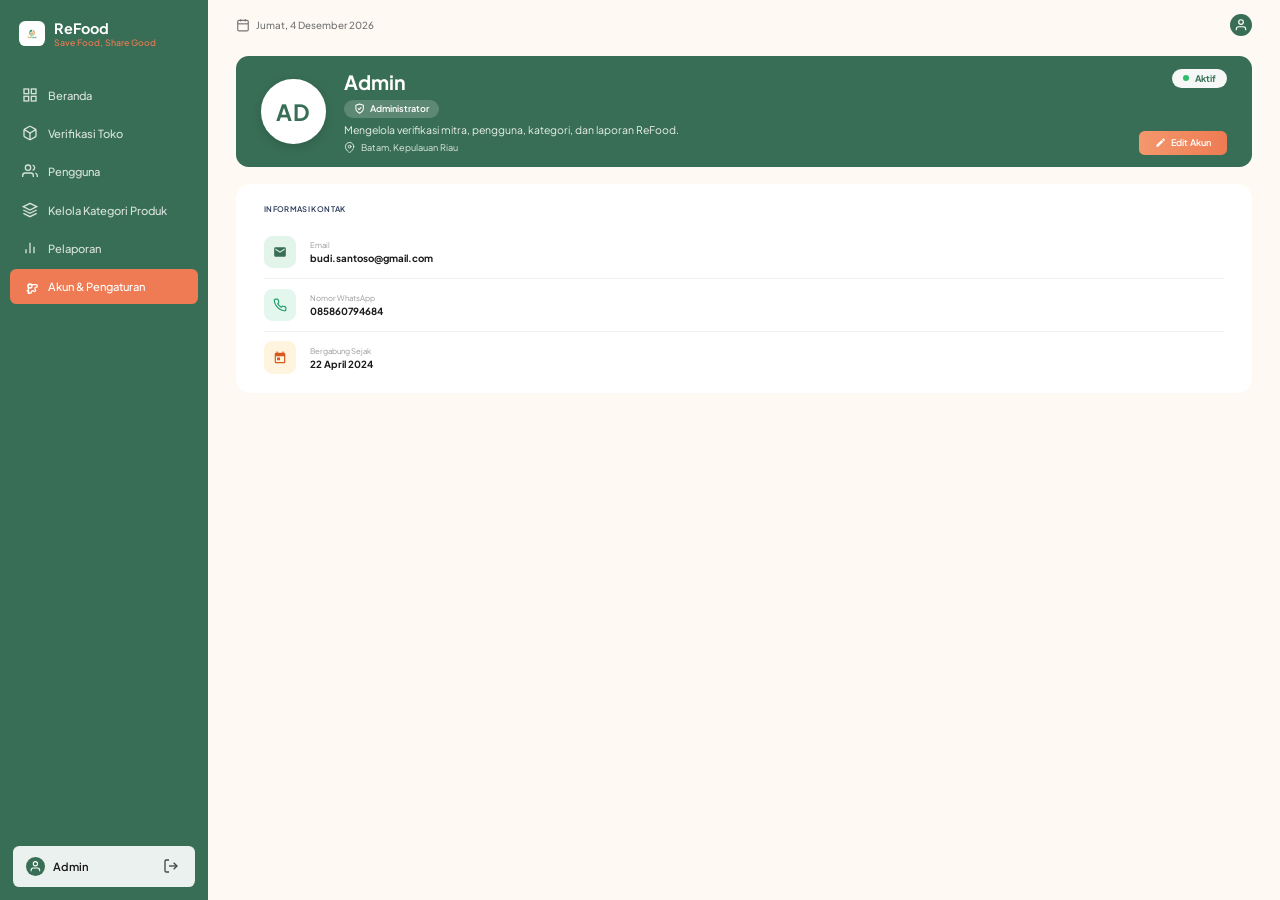
<file: frontend/akun.html>
<!DOCTYPE html>
<html lang="id">
<head>
    <meta charset="UTF-8">
    <meta name="viewport" content="width=device-width, initial-scale=1.0">
    <title>Akun & Pengaturan - ReFood</title>
    <link rel="stylesheet" href="./app.css">
    <link href="https://fonts.googleapis.com/css2?family=Plus+Jakarta+Sans:wght@400;500;600;700&display=swap" rel="stylesheet">
</head>
<body>
    <div class="layout">
        <!-- Sidebar -->
        <refood-sidebar></refood-sidebar>

        <!-- Main Content -->
        <main class="main-content">
            <!-- Topbar -->
            <header class="topbar">
                <div class="date-display">
                    <svg width="20" height="20" viewBox="0 0 24 24" fill="none" stroke="currentColor" stroke-width="2"><rect x="3" y="4" width="18" height="18" rx="2" ry="2"></rect><line x1="16" y1="2" x2="16" y2="6"></line><line x1="8" y1="2" x2="8" y2="6"></line><line x1="3" y1="10" x2="21" y2="10"></line></svg>
                    <span id="currentDate">Kamis, 20 September 2026</span>
                </div>
                <div class="topbar-right">
                    <div class="avatar-top">
                        <svg width="20" height="20" viewBox="0 0 24 24" fill="none" stroke="currentColor" stroke-width="2"><path d="M20 21v-2a4 4 0 0 0-4-4H8a4 4 0 0 0-4 4v2"></path><circle cx="12" cy="7" r="4"></circle></svg>
                    </div>
                </div>
            </header>

            <div class="akun-container">
                <div class="akun-banner">
                    <span class="akun-status">
                        <span class="akun-dot"></span>
                        Aktif
                    </span>

                    <div class="akun-avatar" id="akunAvatar" aria-label="Inisial nama akun">BS</div>
                    <div class="akun-banner-info">
                        <h1 class="akun-name" id="akunName">Admin</h1>
                        <div class="akun-badges">
                            <span class="akun-badge">
                                <svg width="16" height="16" viewBox="0 0 24 24" fill="none" stroke="currentColor" stroke-width="2.2" stroke-linecap="round" stroke-linejoin="round"><path d="M12 22s8-4 8-10V5l-8-3-8 3v7c0 6 8 10 8 10z"></path><polyline points="9 12 11 14 15 10"></polyline></svg>
                                Administrator
                            </span>
                        </div>
                        <p class="akun-banner-sub">Mengelola verifikasi mitra, pengguna, kategori, dan laporan ReFood.</p>
                        <div class="akun-meta">
                            <span>
                                <svg width="16" height="16" viewBox="0 0 24 24" fill="none" stroke="currentColor" stroke-width="2" stroke-linecap="round" stroke-linejoin="round"><path d="M21 10c0 7-9 13-9 13s-9-6-9-13a9 9 0 0 1 18 0z"></path><circle cx="12" cy="10" r="3"></circle></svg>
                                Batam, Kepulauan Riau
                            </span>
                        </div>
                    </div>

                    <button class="akun-btn-edit" onclick="openEditAkunModal()">
                        <svg width="16" height="16" viewBox="0 0 24 24" fill="currentColor"><path d="M3 17.25V21h3.75L17.81 9.94l-3.75-3.75L3 17.25zM20.71 7.04a1 1 0 0 0 0-1.41l-2.34-2.34a1 1 0 0 0-1.41 0l-1.83 1.83 3.75 3.75 1.83-1.83z"></path></svg>
                        Edit Akun
                    </button>
                </div>

                <!-- Informasi Kontak -->
                <div class="akun-card">
                    <h2 class="akun-card-title">INFORMASI KONTAK</h2>

                    <div class="akun-row">
                        <div class="akun-icon green">
                            <svg width="20" height="20" viewBox="0 0 24 24" fill="currentColor"><path d="M20 4H4a2 2 0 0 0-2 2v12a2 2 0 0 0 2 2h16a2 2 0 0 0 2-2V6a2 2 0 0 0-2-2zm0 4.2l-8 5-8-5V6l8 5 8-5v2.2z"></path></svg>
                        </div>
                        <div class="akun-info">
                            <span class="akun-label">Email</span>
                            <span class="akun-value" id="akunEmail">budi.santoso@gmail.com</span>
                        </div>
                    </div>

                    <div class="akun-row">
                        <div class="akun-icon mint">
                            <svg width="20" height="20" viewBox="0 0 24 24" fill="none" stroke="currentColor" stroke-width="2" stroke-linecap="round" stroke-linejoin="round"><path d="M22 16.92v3a2 2 0 0 1-2.18 2 19.79 19.79 0 0 1-8.63-3.07 19.5 19.5 0 0 1-6-6 19.79 19.79 0 0 1-3.07-8.67A2 2 0 0 1 4.11 2h3a2 2 0 0 1 2 1.72c.13.96.36 1.9.7 2.81a2 2 0 0 1-.45 2.11L8.09 9.91a16 16 0 0 0 6 6l1.27-1.27a2 2 0 0 1 2.11-.45c.91.34 1.85.57 2.81.7A2 2 0 0 1 22 16.92z"></path></svg>
                        </div>
                        <div class="akun-info">
                            <span class="akun-label">Nomor WhatsApp</span>
                            <span class="akun-value" id="akunPhone">085860794684</span>
                        </div>
                    </div>

                    <div class="akun-row">
                        <div class="akun-icon orange">
                            <svg width="20" height="20" viewBox="0 0 24 24" fill="currentColor"><path d="M19 3h-1V1h-2v2H8V1H6v2H5a2 2 0 0 0-2 2v14a2 2 0 0 0 2 2h14a2 2 0 0 0 2-2V5a2 2 0 0 0-2-2zm0 16H5V9h14v10zM7 11h5v5H7v-5z"></path></svg>
                        </div>
                        <div class="akun-info">
                            <span class="akun-label">Bergabung Sejak</span>
                            <span class="akun-value">22 April 2024</span>
                        </div>
                    </div>
                </div>
            </div>
        </main>
    </div>

    <!-- Modal Edit Akun -->
    <div class="dl-modal-overlay" id="editAkunModal" onclick="if(event.target===this) closeEditAkunModal()">
        <div class="modal-edit-box edit-akun-box">
            <div class="modal-edit-header">
                <div class="modal-edit-title-group">
                    <div class="modal-icon-square green">
                        <svg width="22" height="22" viewBox="0 0 24 24" fill="none" stroke="#2E7D32" stroke-width="2"><path d="M20 21v-2a4 4 0 0 0-4-4H8a4 4 0 0 0-4 4v2"></path><circle cx="12" cy="7" r="4"></circle></svg>
                    </div>
                    <div>
                        <h3>Edit Akun</h3>
                        <p>Perbarui nama dan informasi kontak akun Admin.</p>
                    </div>
                </div>
                <button type="button" class="btn-modal-close" aria-label="Tutup" onclick="closeEditAkunModal()">
                    <svg width="18" height="18" viewBox="0 0 24 24" fill="none" stroke="currentColor" stroke-width="2"><line x1="18" y1="6" x2="6" y2="18"></line><line x1="6" y1="6" x2="18" y2="18"></line></svg>
                </button>
            </div>

            <div class="modal-edit-body">
                <div class="form-group-custom">
                    <div class="label-row">
                        <label for="editAkunName">Nama Lengkap <span class="required">*</span></label>
                        <span class="badge-tag">Wajib diisi</span>
                    </div>
                    <div class="input-icon-box">
                        <svg width="18" height="18" viewBox="0 0 24 24" fill="none" stroke="#386E55" stroke-width="2"><path d="M20 21v-2a4 4 0 0 0-4-4H8a4 4 0 0 0-4 4v2"></path><circle cx="12" cy="7" r="4"></circle></svg>
                        <input type="text" id="editAkunName" placeholder="Masukkan nama lengkap" maxlength="40">
                    </div>
                </div>

                <div class="form-group-custom">
                    <div class="label-row">
                        <label for="editAkunEmail">Email <span class="required">*</span></label>
                    </div>
                    <div class="input-icon-box">
                        <svg width="18" height="18" viewBox="0 0 24 24" fill="none" stroke="#386E55" stroke-width="2"><path d="M4 4h16c1.1 0 2 .9 2 2v12c0 1.1-.9 2-2 2H4c-1.1 0-2-.9-2-2V6c0-1.1.9-2 2-2z"></path><polyline points="22,6 12,13 2,6"></polyline></svg>
                        <input type="email" id="editAkunEmail" placeholder="contoh@gmail.com">
                    </div>
                </div>

                <div class="form-group-custom">
                    <div class="label-row">
                        <label for="editAkunPhone">Nomor WhatsApp <span class="required">*</span></label>
                    </div>
                    <div class="input-icon-box">
                        <svg width="18" height="18" viewBox="0 0 24 24" fill="none" stroke="#386E55" stroke-width="2"><path d="M22 16.92v3a2 2 0 0 1-2.18 2 19.79 19.79 0 0 1-8.63-3.07 19.5 19.5 0 0 1-6-6 19.79 19.79 0 0 1-3.07-8.67A2 2 0 0 1 4.11 2h3a2 2 0 0 1 2 1.72c.13.96.36 1.9.7 2.81a2 2 0 0 1-.45 2.11L8.09 9.91a16 16 0 0 0 6 6l1.27-1.27a2 2 0 0 1 2.11-.45c.91.34 1.85.57 2.81.7A2 2 0 0 1 22 16.92z"></path></svg>
                        <input type="tel" id="editAkunPhone" placeholder="08xxxxxxxxxx" maxlength="15">
                    </div>
                </div>

                <div class="edit-akun-error" id="editAkunError"></div>

                <div class="edit-akun-actions">
                    <button type="button" class="dl-modal-btn-cancel" onclick="closeEditAkunModal()">Batal</button>
                    <button type="button" class="edit-akun-btn-save" onclick="saveEditAkun()">Simpan Perubahan</button>
                </div>
            </div>
        </div>
    </div>

    <script src="./app.js"></script>
    <script>
    function updateAkunInitials() {
        var name = document.getElementById('akunName').textContent.trim();
        var parts = name.split(/\s+/).filter(Boolean);
        var initials = parts.length > 1
            ? parts[0][0] + parts[parts.length - 1][0]
            : name.slice(0, 2);
        document.getElementById('akunAvatar').textContent = initials.toUpperCase();
    }
    updateAkunInitials();

    function openEditAkunModal() {
        document.getElementById('editAkunName').value = document.getElementById('akunName').textContent.trim();
        document.getElementById('editAkunEmail').value = document.getElementById('akunEmail').textContent.trim();
        document.getElementById('editAkunPhone').value = document.getElementById('akunPhone').textContent.trim();
        document.getElementById('editAkunError').style.display = 'none';
        document.getElementById('editAkunModal').classList.add('show');
        document.getElementById('editAkunName').focus();
    }

    function closeEditAkunModal() {
        document.getElementById('editAkunModal').classList.remove('show');
    }

    function saveEditAkun() {
        var name = document.getElementById('editAkunName').value.trim();
        var email = document.getElementById('editAkunEmail').value.trim();
        var phone = document.getElementById('editAkunPhone').value.replace(/\D/g, '');
        var errorEl = document.getElementById('editAkunError');

        var message = '';
        if (!name) message = 'Nama lengkap wajib diisi.';
        else if (!/^[^\s@]+@[^\s@]+\.[^\s@]+$/.test(email)) message = 'Format email tidak valid.';
        else if (phone.length < 9 || phone.length > 15) message = 'Nomor WhatsApp harus 9–15 digit angka.';

        if (message) {
            errorEl.textContent = message;
            errorEl.style.display = 'block';
            return;
        }

        // TODO: panggil API simpan akun di sini
        document.getElementById('akunName').textContent = name;
        document.getElementById('akunEmail').textContent = email;
        document.getElementById('akunPhone').textContent = phone;
        updateAkunInitials();
        closeEditAkunModal();
    }

    document.addEventListener('keydown', function (e) {
        if (e.key === 'Escape') closeEditAkunModal();
    });
</script>
</body>
</html>
</file>
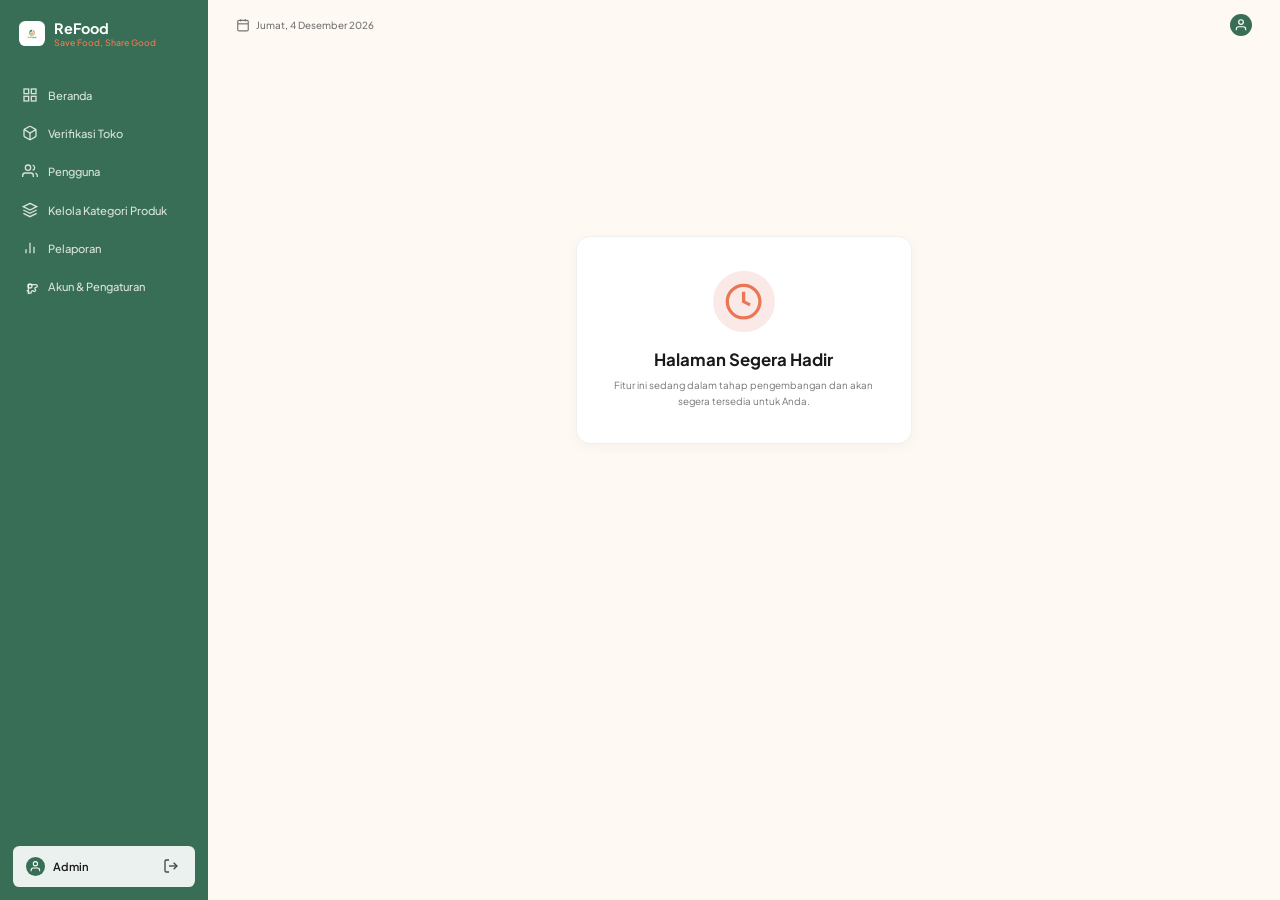
<file: frontend/coming-soon.html>
<!DOCTYPE html>
<html lang="id">
<head>
    <meta charset="UTF-8">
    <meta name="viewport" content="width=device-width, initial-scale=1.0">
    <title>Segera Hadir - ReFood</title>
    <link rel="stylesheet" href="./app.css">
    <link href="https://fonts.googleapis.com/css2?family=Plus+Jakarta+Sans:wght@400;500;600;700&display=swap" rel="stylesheet">
</head>
<body>
    <div class="layout">
        <!-- Sidebar -->
        <refood-sidebar></refood-sidebar>

        <!-- Main Content -->
        <main class="main-content">
            <!-- Topbar -->
            <header class="topbar">
                <div class="date-display">
                    <svg width="20" height="20" viewBox="0 0 24 24" fill="none" stroke="currentColor" stroke-width="2"><rect x="3" y="4" width="18" height="18" rx="2" ry="2"></rect><line x1="16" y1="2" x2="16" y2="6"></line><line x1="8" y1="2" x2="8" y2="6"></line><line x1="3" y1="10" x2="21" y2="10"></line></svg>
                    <span id="currentDate">Kamis, 20 September 2026</span>
                </div>
                <div class="topbar-right">
                    <div class="avatar-top">
                        <svg width="20" height="20" viewBox="0 0 24 24" fill="none" stroke="currentColor" stroke-width="2"><path d="M20 21v-2a4 4 0 0 0-4-4H8a4 4 0 0 0-4 4v2"></path><circle cx="12" cy="7" r="4"></circle></svg>
                    </div>
                </div>
            </header>

            <div class="coming-soon-container">
                <div class="coming-soon-card">
                    <div class="coming-soon-icon">
                        <svg width="56" height="56" viewBox="0 0 24 24" fill="none" stroke="#E97755" stroke-width="2">
                            <circle cx="12" cy="12" r="10"></circle>
                            <polyline points="12 6 12 12 16 14"></polyline>
                        </svg>
                    </div>
                    <h1>Halaman Segera Hadir</h1>
                    <p>Fitur ini sedang dalam tahap pengembangan dan akan segera tersedia untuk Anda.</p>
                </div>
            </div>
        </main>
    </div>

    <script src="./app.js"></script>
</body>
</html>
</file>
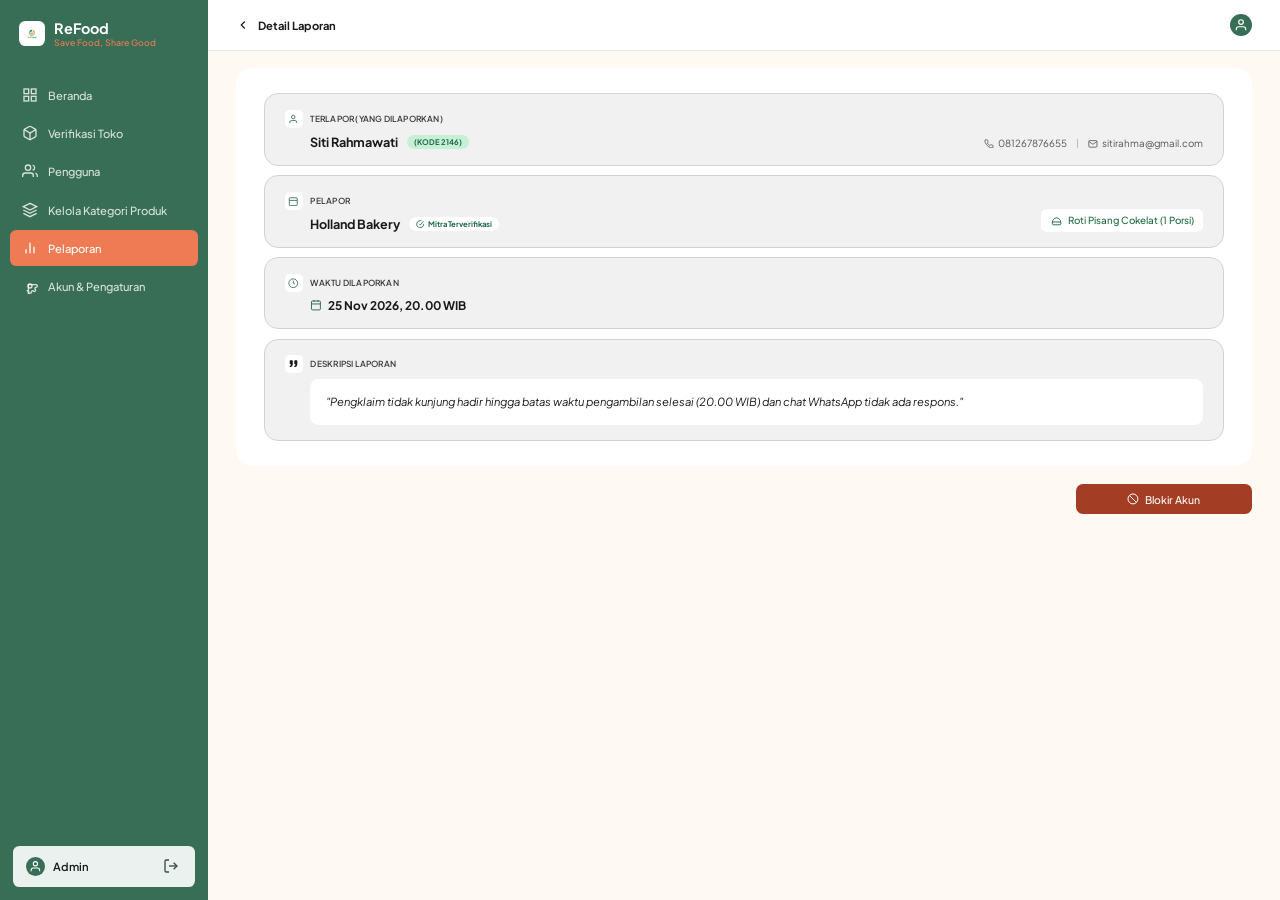
<file: frontend/detail-laporan.html>
<!DOCTYPE html>
<html lang="id">
<head>
    <meta charset="UTF-8">
    <meta name="viewport" content="width=device-width, initial-scale=1.0">
    <title>Detail Laporan - ReFood</title>
    <link rel="stylesheet" href="./app.css">
    <link href="https://fonts.googleapis.com/css2?family=Plus+Jakarta+Sans:wght@400;500;600;700&display=swap" rel="stylesheet">
</head>
<body>
    <div class="layout">
        <refood-sidebar></refood-sidebar>

        <main class="main-content">
            <!-- Topbar -->
            <header class="topbar-tinjau">
                <a href="./laporan.html" class="back-link" id="backLink">
                    <svg width="20" height="20" viewBox="0 0 24 24" fill="none" stroke="currentColor" stroke-width="2"><polyline points="15 18 9 12 15 6"></polyline></svg>
                    Detail Laporan
                </a>
                <div class="avatar-top">
                    <svg width="20" height="20" viewBox="0 0 24 24" fill="none" stroke="currentColor" stroke-width="2"><path d="M20 21v-2a4 4 0 0 0-4-4H8a4 4 0 0 0-4 4v2"></path><circle cx="12" cy="7" r="4"></circle></svg>
                </div>
            </header>

            <div class="dl-container">
                <div class="dl-card">

                    <!-- Terlapor -->
                    <div class="dl-box">
                        <div class="dl-row">
                            <div class="dl-main">
                                <div class="dl-label">
                                    <span class="dl-icon-circle">
                                        <svg width="12" height="12" viewBox="0 0 24 24" fill="none" stroke="currentColor" stroke-width="2"><path d="M20 21v-2a4 4 0 0 0-4-4H8a4 4 0 0 0-4 4v2"></path><circle cx="12" cy="7" r="4"></circle></svg>
                                    </span>
                                    TERLAPOR (YANG DILAPORKAN)
                                </div>
                                <div class="dl-name">
                                    Siti Rahmawati
                                    <span class="dl-pill-green">(KODE 2146)</span>
                                </div>
                            </div>
                            <div class="dl-contact">
                                <span>
                                    <svg width="12" height="12" viewBox="0 0 24 24" fill="none" stroke="currentColor" stroke-width="2"><path d="M22 16.92v3a2 2 0 0 1-2.18 2 19.79 19.79 0 0 1-8.63-3.07 19.5 19.5 0 0 1-6-6 19.79 19.79 0 0 1-3.07-8.67A2 2 0 0 1 4.11 2h3a2 2 0 0 1 2 1.72c.13.96.36 1.9.7 2.81a2 2 0 0 1-.45 2.11L8.09 9.91a16 16 0 0 0 6 6l1.27-1.27a2 2 0 0 1 2.11-.45c.91.34 1.85.57 2.81.7A2 2 0 0 1 22 16.92z"></path></svg>
                                    081267876655
                                </span>
                                <span class="dl-divider"></span>
                                <span>
                                    <svg width="12" height="12" viewBox="0 0 24 24" fill="none" stroke="currentColor" stroke-width="2"><path d="M4 4h16c1.1 0 2 .9 2 2v12c0 1.1-.9 2-2 2H4c-1.1 0-2-.9-2-2V6c0-1.1.9-2 2-2z"></path><polyline points="22,6 12,13 2,6"></polyline></svg>
                                    sitirahma@gmail.com
                                </span>
                            </div>
                        </div>
                    </div>

                    <!-- Pelapor -->
                    <div class="dl-box">
                        <div class="dl-row">
                            <div class="dl-main">
                                <div class="dl-label">
                                    <span class="dl-icon-circle">
                                        <svg width="12" height="12" viewBox="0 0 24 24" fill="none" stroke="currentColor" stroke-width="2"><rect x="3" y="4" width="18" height="18" rx="2" ry="2"></rect><line x1="3" y1="10" x2="21" y2="10"></line></svg>
                                    </span>
                                    PELAPOR
                                </div>
                                <div class="dl-name">
                                    Holland Bakery
                                    <span class="dl-pill-verified">
                                        <svg width="10" height="10" viewBox="0 0 24 24" fill="none" stroke="currentColor" stroke-width="2.5"><path d="M22 11.08V12a10 10 0 1 1-5.93-9.14"></path><polyline points="22 4 12 14.01 9 11.01"></polyline></svg>
                                        Mitra Terverifikasi
                                    </span>
                                </div>
                            </div>
                            <div class="dl-product">
                                <svg width="14" height="14" viewBox="0 0 24 24" fill="none" stroke="currentColor" stroke-width="2"><path d="M3 15v4c0 1.1.9 2 2 2h14a2 2 0 0 0 2-2v-4M3 15c0-4 4.5-9 9-9s9 5 9 9M3 15h18"></path></svg>
                                Roti Pisang Cokelat (1 Porsi)
                            </div>
                        </div>
                    </div>

                    <!-- Waktu -->
                    <div class="dl-box">
                        <div class="dl-label">
                            <span class="dl-icon-circle">
                                <svg width="12" height="12" viewBox="0 0 24 24" fill="none" stroke="currentColor" stroke-width="2"><circle cx="12" cy="12" r="10"></circle><polyline points="12 6 12 12 16 14"></polyline></svg>
                            </span>
                            WAKTU DILAPORKAN
                        </div>
                        <div class="dl-time">
                            <svg width="14" height="14" viewBox="0 0 24 24" fill="none" stroke="#386E55" stroke-width="2"><rect x="3" y="4" width="18" height="18" rx="2" ry="2"></rect><line x1="16" y1="2" x2="16" y2="6"></line><line x1="8" y1="2" x2="8" y2="6"></line><line x1="3" y1="10" x2="21" y2="10"></line></svg>
                            25 Nov 2026, 20.00 WIB
                        </div>
                    </div>

                    <!-- Deskripsi -->
                    <div class="dl-box">
                        <div class="dl-label">
                            <span class="dl-icon-circle dark">
                                <svg width="10" height="10" viewBox="0 0 24 24" fill="currentColor"><path d="M3 21c3 0 7-1 7-8V5c0-1.25-.76-2.02-2-2H4c-1.25 0-2 .75-2 1.97V12c0 1.25.75 2 2 2 1 0 1 0 1 1v1c0 1-1 2-2 2s-1 .01-1 1v3zM15 21c3 0 7-1 7-8V5c0-1.25-.76-2.02-2-2h-4c-1.25 0-2 .75-2 1.97V12c0 1.25.75 2 2 2h.75c0 2.25.25 4-2.75 4v3z"></path></svg>
                            </span>
                            DESKRIPSI LAPORAN
                        </div>
                        <div class="dl-desc">
                            "Pengklaim tidak kunjung hadir hingga batas waktu pengambilan selesai (20.00 WIB) dan chat WhatsApp tidak ada respons."
                        </div>
                    </div>

                </div>

                <div class="dl-actions">
                    <button class="dl-btn-block" onclick="openBlokirModal()">
                        <svg width="16" height="16" viewBox="0 0 24 24" fill="none" stroke="currentColor" stroke-width="2"><circle cx="12" cy="12" r="10"></circle><line x1="4.93" y1="4.93" x2="19.07" y2="19.07"></line></svg>
                        Blokir Akun
                    </button>
                </div>
            </div>
        </main>
    </div>
        <!-- Modal Blokir Akun -->
    <div class="dl-modal-overlay" id="blokirModal" onclick="if(event.target===this) closeBlokirModal()">
        <div class="dl-modal-card">
            <div class="dl-modal-icon-outer">
                <div class="dl-modal-icon-inner">
                    <svg width="26" height="26" viewBox="0 0 24 24" fill="#fff"><path d="M10.29 3.86L1.82 18a2 2 0 0 0 1.71 3h16.94a2 2 0 0 0 1.71-3L13.71 3.86a2 2 0 0 0-3.42 0z"></path><line x1="12" y1="9" x2="12" y2="13" stroke="#8E2F17" stroke-width="2.2" stroke-linecap="round"></line><line x1="12" y1="17" x2="12.01" y2="17" stroke="#8E2F17" stroke-width="2.6" stroke-linecap="round"></line></svg>
                </div>
            </div>
            <h3>Blokir Akun Ini?</h3>
            <p>Akses akun ini akan dihentikan dan dikirim ke daftar blokir Admin. Admin dapat mengaktifkan kembali akun ini kapan saja.</p>
            <div class="dl-modal-actions">
                <button class="dl-modal-btn-cancel" onclick="closeBlokirModal()">Periksa Kembali</button>
                <button class="dl-modal-btn-confirm" onclick="confirmBlokir()">Ya, Blokir</button>
            </div>
        </div>
    </div>

    <!-- Modal Akun Berhasil Diblokir -->
    <div class="dl-modal-overlay" id="suksesModal">
        <div class="dl-modal-card">
            <div class="dl-modal-icon-outer success">
                <div class="dl-modal-icon-inner success">
                    <svg width="26" height="26" viewBox="0 0 24 24" fill="none" stroke="#fff" stroke-width="2.5" stroke-linecap="round" stroke-linejoin="round"><polyline points="20 6 9 17 4 12"></polyline></svg>
                </div>
            </div>
            <h3>Akun Berhasil Diblokir</h3>
            <p>Akun kini dalam status tidak aktif dan berada di daftar pengguna terblokir.</p>
            <div class="dl-modal-actions">
                <button class="dl-modal-btn-cancel full" onclick="kembaliKeBeranda()">Kembali ke Beranda</button>
            </div>
        </div>
    </div>

    <script src="./app.js"></script>
    <script>
        // Link kembali menyesuaikan mode file:// atau server
        if (window.location.protocol !== 'file:') {
            document.getElementById('backLink').setAttribute('href', '/laporan');
        }

        function openBlokirModal() {
            document.getElementById('blokirModal').classList.add('show');
        }

        function closeBlokirModal() {
            document.getElementById('blokirModal').classList.remove('show');
        }

        function confirmBlokir() {
            // TODO: panggil API blokir akun di sini
            closeBlokirModal();
            document.getElementById('suksesModal').classList.add('show');
        }

        function kembaliKeBeranda() {
            window.location.href = window.location.protocol === 'file:' ? './dashboard.html' : '/dashboard';
        }

        document.addEventListener('keydown', function (e) {
            if (e.key === 'Escape') closeBlokirModal();
        });
    </script>
</body>
</html>
</file>
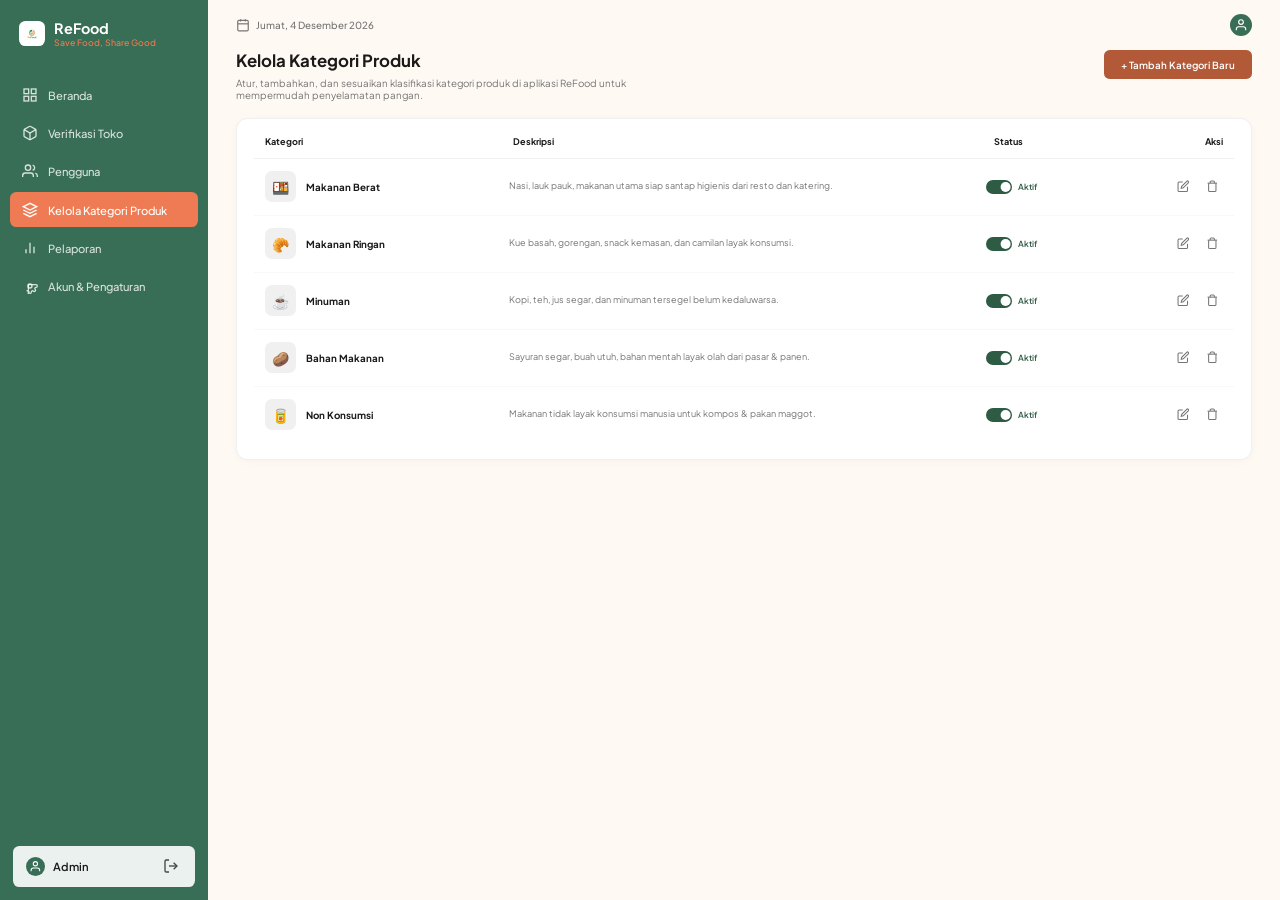
<file: frontend/kategori.html>
<!DOCTYPE html>
<html lang="id">
<head>
    <meta charset="UTF-8">
    <meta name="viewport" content="width=device-width, initial-scale=1.0">
    <title>Kelola Kategori Produk - ReFood</title>
    <link rel="stylesheet" href="./app.css">
    <link href="https://fonts.googleapis.com/css2?family=Plus+Jakarta+Sans:wght@400;500;600;700&display=swap" rel="stylesheet">
</head>
<body>
    <div class="layout">
        <!-- Sidebar Component -->
        <refood-sidebar></refood-sidebar>

        <!-- Main Content -->
        <main class="main-content">
            <header class="topbar">
                <div class="date-display">
                    <svg width="20" height="20" viewBox="0 0 24 24" fill="none" stroke="currentColor" stroke-width="2"><rect x="3" y="4" width="18" height="18" rx="2" ry="2"></rect><line x1="16" y1="2" x2="16" y2="6"></line><line x1="8" y1="2" x2="8" y2="6"></line><line x1="3" y1="10" x2="21" y2="10"></line></svg>
                    <span id="currentDate">Kamis, 20 September 2026</span>
                </div>
                <div class="topbar-right">
                    <div class="avatar-top">
                        <svg width="20" height="20" viewBox="0 0 24 24" fill="none" stroke="currentColor" stroke-width="2"><path d="M20 21v-2a4 4 0 0 0-4-4H8a4 4 0 0 0-4 4v2"></path><circle cx="12" cy="7" r="4"></circle></svg>
                    </div>
                </div>
            </header>

            <div class="kategori-page-container">
                <div class="kategori-header-row">
                    <div>
                        <h1>Kelola Kategori Produk</h1>
                        <p>Atur, tambahkan, dan sesuaikan klasifikasi kategori produk di aplikasi ReFood untuk mempermudah penyelamatan pangan.</p>
                    </div>
                    <a href="./tambah-kategori.html" class="btn-tambah-kategori">
                        + Tambah Kategori Baru
                    </a>
                </div>

                <!-- Table Card -->
                <div class="kategori-table-card">
                    <div class="kategori-table-header">
                        <div class="col-kat-name">Kategori</div>
                        <div class="col-kat-desc">Deskripsi</div>
                        <div class="col-kat-status">Status</div>
                        <div class="col-kat-action">Aksi</div>
                    </div>
                    <div class="kategori-table-body" id="kategoriList">
                        <!-- Rendered by JS -->
                    </div>
                </div>
            </div>
        </main>
    </div>

    <!-- Modal Edit Kategori -->
    <div class="modal-overlay" id="editKategoriModal">
        <div class="modal-card modal-edit-box">
            <div class="modal-edit-header">
                <div class="modal-edit-title-group">
                    <div class="modal-icon-square green">
                        <svg width="22" height="22" viewBox="0 0 24 24" fill="none" stroke="#2E7D32" stroke-width="2"><path d="M11 4H4a2 2 0 0 0-2 2v14a2 2 0 0 0 2 2h14a2 2 0 0 0 2-2v-7"></path><path d="M18.5 2.5a2.121 2.121 0 0 1 3 3L12 15l-4 1 1-4 9.5-9.5z"></path></svg>
                    </div>
                    <div>
                        <h3>Edit Kategori Produk</h3>
                        <p>Perbarui informasi nama, deskripsi, atau simbol ikon kategori.</p>
                    </div>
                </div>
                <button class="btn-modal-close" onclick="closeEditModal()">
                    <svg width="18" height="18" viewBox="0 0 24 24" fill="none" stroke="currentColor" stroke-width="2"><line x1="18" y1="6" x2="6" y2="18"></line><line x1="6" y1="6" x2="18" y2="18"></line></svg>
                </button>
            </div>

            <div class="modal-edit-body">
                <div class="form-group-custom">
                    <div class="label-row">
                        <label>Nama Kategori Produk <span class="required">*</span></label>
                        <span class="badge-tag">Wajib diisi</span>
                    </div>
                    <div class="input-icon-box">
                        <svg width="18" height="18" viewBox="0 0 24 24" fill="none" stroke="#386E55" stroke-width="2"><path d="M3 9l9-7 9 7v11a2 2 0 0 1-2 2H5a2 2 0 0 1-2-2z"></path></svg>
                        <input type="text" id="editKatName" value="Makanan Berat">
                    </div>
                </div>

                <div class="form-group-custom">
                    <div class="label-row">
                        <label>Deskripsi Kategori</label>
                        <span class="char-count" id="editCharCount">92 / 300</span>
                    </div>
                    <textarea id="editKatDesc" rows="3">Nasi, lauk pauk, makanan utama siap santap higienis dari resto dan katering.</textarea>
                </div>

                <div class="form-group-custom">
                    <div class="label-row">
                        <label>Pilihan Simbol Ikon</label>
                        <a href="#" class="link-custom">
                            <svg width="14" height="14" viewBox="0 0 24 24" fill="none" stroke="currentColor" stroke-width="2"><path d="M21 15v4a2 2 0 0 1-2 2H5a2 2 0 0 1-2-2v-4"></path><polyline points="17 8 12 3 7 8"></polyline><line x1="12" y1="3" x2="12" y2="15"></line></svg>
                            Ganti / Unggah Kustom
                        </a>
                    </div>
                    <div class="icon-picker-row" id="editIconPicker">
                        <div class="icon-pick-item active" data-icon="bento">
                            <span class="icon-emoji">🍱</span>
                            <span class="check-mark">✓</span>
                        </div>
                        <div class="icon-pick-item" data-icon="croissant"><span class="icon-emoji">🥐</span></div>
                        <div class="icon-pick-item" data-icon="coffee"><span class="icon-emoji">☕</span></div>
                        <div class="icon-pick-item" data-icon="salad"><span class="icon-emoji">🥗</span></div>
                        <div class="icon-pick-item" data-icon="bread"><span class="icon-emoji">🍞</span></div>
                        <div class="icon-pick-item" data-icon="recycle"><span class="icon-emoji">♻️</span></div>
                    </div>
                    <p class="helper-text"><span class="info-circle">ⓘ</span> Ikon terpilih akan ditampilkan pada pencarian & filter aplikasi konsumen.</p>
                </div>

                <div class="publish-switch-card">
                    <div class="publish-info">
                        <div class="eye-icon">
                            <svg width="20" height="20" viewBox="0 0 24 24" fill="none" stroke="#386E55" stroke-width="2"><path d="M1 12s4-8 11-8 11 8 11 8-4 8-11 8-11-8-11-8z"></path><circle cx="12" cy="12" r="3"></circle></svg>
                        </div>
                        <div>
                            <h4>Status Publikasi Kategori</h4>
                            <p>Tampilkan kategori ini pada etalase toko & aplikasi pembeli</p>
                        </div>
                    </div>
                    <label class="switch-container">
                        <input type="checkbox" id="editKatStatus" checked>
                        <span class="slider"></span>
                        <span class="switch-label">Aktif</span>
                    </label>
                </div>

                <button class="btn-save-edit" onclick="saveEditKategori()">Simpan Perubahan</button>
            </div>
        </div>
    </div>

    <!-- Modal Hapus Kategori -->
    <div class="modal-overlay" id="deleteKategoriModal">
        <div class="modal-card modal-delete-box">
            <div class="delete-icon-circle">
                <svg width="28" height="28" viewBox="0 0 24 24" fill="none" stroke="#D32F2F" stroke-width="2"><polyline points="3 6 5 6 21 6"></polyline><path d="M19 6v14a2 2 0 0 1-2 2H7a2 2 0 0 1-2-2V6m3 0V4a2 2 0 0 1 2-2h4a2 2 0 0 1 2 2v2"></path><line x1="10" y1="11" x2="10" y2="17"></line><line x1="14" y1="11" x2="14" y2="17"></line></svg>
            </div>
            <h3>Hapus Kategori?</h3>
            <p>Apakah Anda yakin ingin menghapus kategori terpilih?</p>
            <div class="modal-delete-actions">
                <button class="btn-cancel-delete" onclick="closeDeleteModal()">Batal</button>
                <button class="btn-confirm-delete" onclick="confirmDeleteKategori()">
                    <svg width="16" height="16" viewBox="0 0 24 24" fill="none" stroke="currentColor" stroke-width="2"><polyline points="3 6 5 6 21 6"></polyline><path d="M19 6v14a2 2 0 0 1-2 2H7a2 2 0 0 1-2-2V6m3 0V4a2 2 0 0 1 2-2h4a2 2 0 0 1 2 2v2"></path></svg>
                    Ya, Hapus
                </button>
            </div>
        </div>
    </div>

    <script src="./app.js"></script>
</body>
</html>
</file>
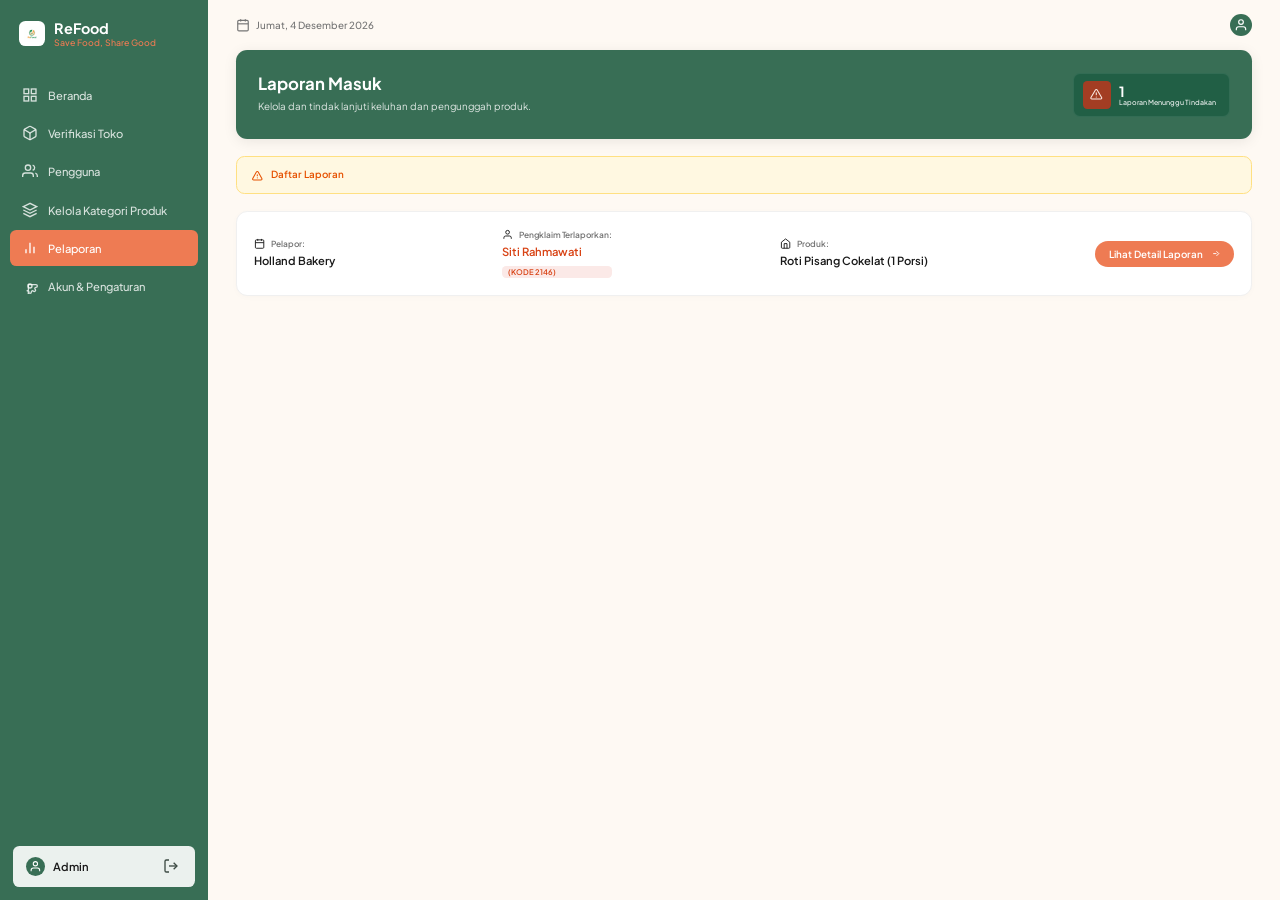
<file: frontend/laporan.html>
<!DOCTYPE html>
<html lang="id">
<head>
    <meta charset="UTF-8">
    <meta name="viewport" content="width=device-width, initial-scale=1.0">
    <title>Laporan Masuk - ReFood</title>
    <link rel="stylesheet" href="./app.css">
    <link href="https://fonts.googleapis.com/css2?family=Plus+Jakarta+Sans:wght@400;500;600;700&display=swap" rel="stylesheet">
</head>
<body>
    <div class="layout">
        <!-- Sidebar -->
        <refood-sidebar></refood-sidebar>

        <!-- Main Content -->
        <main class="main-content">
            <!-- Topbar -->
            <header class="topbar">
                <div class="date-display">
                    <svg width="20" height="20" viewBox="0 0 24 24" fill="none" stroke="currentColor" stroke-width="2"><rect x="3" y="4" width="18" height="18" rx="2" ry="2"></rect><line x1="16" y1="2" x2="16" y2="6"></line><line x1="8" y1="2" x2="8" y2="6"></line><line x1="3" y1="10" x2="21" y2="10"></line></svg>
                    <span id="currentDate">Sabtu, 17 Oktober 2026</span>
                </div>
                <div class="topbar-right">
                    <div class="avatar-top">
                        <svg width="20" height="20" viewBox="0 0 24 24" fill="none" stroke="currentColor" stroke-width="2"><path d="M20 21v-2a4 4 0 0 0-4-4H8a4 4 0 0 0-4 4v2"></path><circle cx="12" cy="7" r="4"></circle></svg>
                    </div>
                </div>
            </header>

            <div class="laporan-page-container">
                <!-- Header Card: Laporan Masuk -->
                <div class="laporan-header-card">
                    <div class="laporan-header-content">
                        <h1 class="laporan-header-title">Laporan Masuk</h1>
                        <p class="laporan-header-subtitle">Kelola dan tindak lanjuti keluhan dan pengunggah produk.</p>
                    </div>
                    <div class="lap-pending-box">
                        <div class="lap-pending-icon">
                            <svg width="18" height="18" viewBox="0 0 24 24" fill="none" stroke="currentColor" stroke-width="2" stroke-linecap="round" stroke-linejoin="round"><path d="M10.29 3.86L1.82 18a2 2 0 0 0 1.71 3h16.94a2 2 0 0 0 1.71-3L13.71 3.86a2 2 0 0 0-3.42 0z"></path><line x1="12" y1="9" x2="12" y2="13"></line><line x1="12" y1="17" x2="12.01" y2="17"></line></svg>
                        </div>
                        <div class="lap-pending-text">
                            <strong>1</strong>
                            <span>Laporan Menunggu Tindakan</span>
                        </div>
                    </div>
                </div>

                <!-- Warning Alert: Daftar Laporan -->
                <div class="laporan-alert">
                    <svg width="18" height="18" viewBox="0 0 24 24" fill="none" stroke="currentColor" stroke-width="2"><path stroke-linecap="round" stroke-linejoin="round" stroke-width="2" d="M12 9v2m0 4h.01m-6.938 4h13.856c1.54 0 2.502-1.667 1.732-3L13.732 4c-.77-1.333-2.694-1.333-3.464 0L3.34 16c-.77 1.333.192 3 1.732 3z"></path></svg>
                    <span class="laporan-alert-title">Daftar Laporan</span>
                </div>

                <!-- Info Row -->
                <div class="laporan-info-card">
                    <div class="laporan-col">
                        <div class="laporan-col-header">
                            <svg width="16" height="16" viewBox="0 0 24 24" fill="none" stroke="currentColor" stroke-width="2"><rect x="3" y="4" width="18" height="18" rx="2" ry="2"></rect><line x1="16" y1="2" x2="16" y2="6"></line><line x1="8" y1="2" x2="8" y2="6"></line><line x1="3" y1="10" x2="21" y2="10"></line></svg>
                            <span class="laporan-col-label">Pelapor:</span>
                        </div>
                        <span class="laporan-col-value">Holland Bakery</span>
                    </div>

                    <div class="laporan-col">
                        <div class="laporan-col-header">
                            <svg width="16" height="16" viewBox="0 0 24 24" fill="none" stroke="currentColor" stroke-width="2"><path d="M20 21v-2a4 4 0 0 0-4-4H8a4 4 0 0 0-4 4v2"></path><circle cx="12" cy="7" r="4"></circle></svg>
                            <span class="laporan-col-label">Pengklaim Terlaporkan:</span>
                        </div>
                        <span class="laporan-col-value laporan-col-value-red">Siti Rahmawati</span>
                        <span class="laporan-col-code">(KODE 2146)</span>
                    </div>

                    <div class="laporan-col">
                        <div class="laporan-col-header">
                            <svg width="16" height="16" viewBox="0 0 24 24" fill="none" stroke="currentColor" stroke-width="2"><path d="M3 9l9-7 9 7v11a2 2 0 0 1-2 2H5a2 2 0 0 1-2-2z"></path><polyline points="9 22 9 12 15 12 15 22"></polyline></svg>
                            <span class="laporan-col-label">Produk:</span>
                        </div>
                        <span class="laporan-col-value">Roti Pisang Cokelat (1 Porsi)</span>
                    </div>

                    <div class="laporan-col-action">
                        <button class="laporan-btn-detail" onclick="window.location.href = (window.location.protocol === 'file:') ? './detail-laporan.html' : '/detail-laporan'">
                            Lihat Detail Laporan
                            <svg width="16" height="16" viewBox="0 0 24 24" fill="none" stroke="currentColor" stroke-width="2"><line x1="9" y1="12" x2="16" y2="12"></line><polyline points="16 17 21 12 16 7"></polyline></svg>
                        </button>
                    </div>
                </div>
            </div>
        </main>
    </div>

    <script src="./app.js"></script>
</body>
</html>
</file>
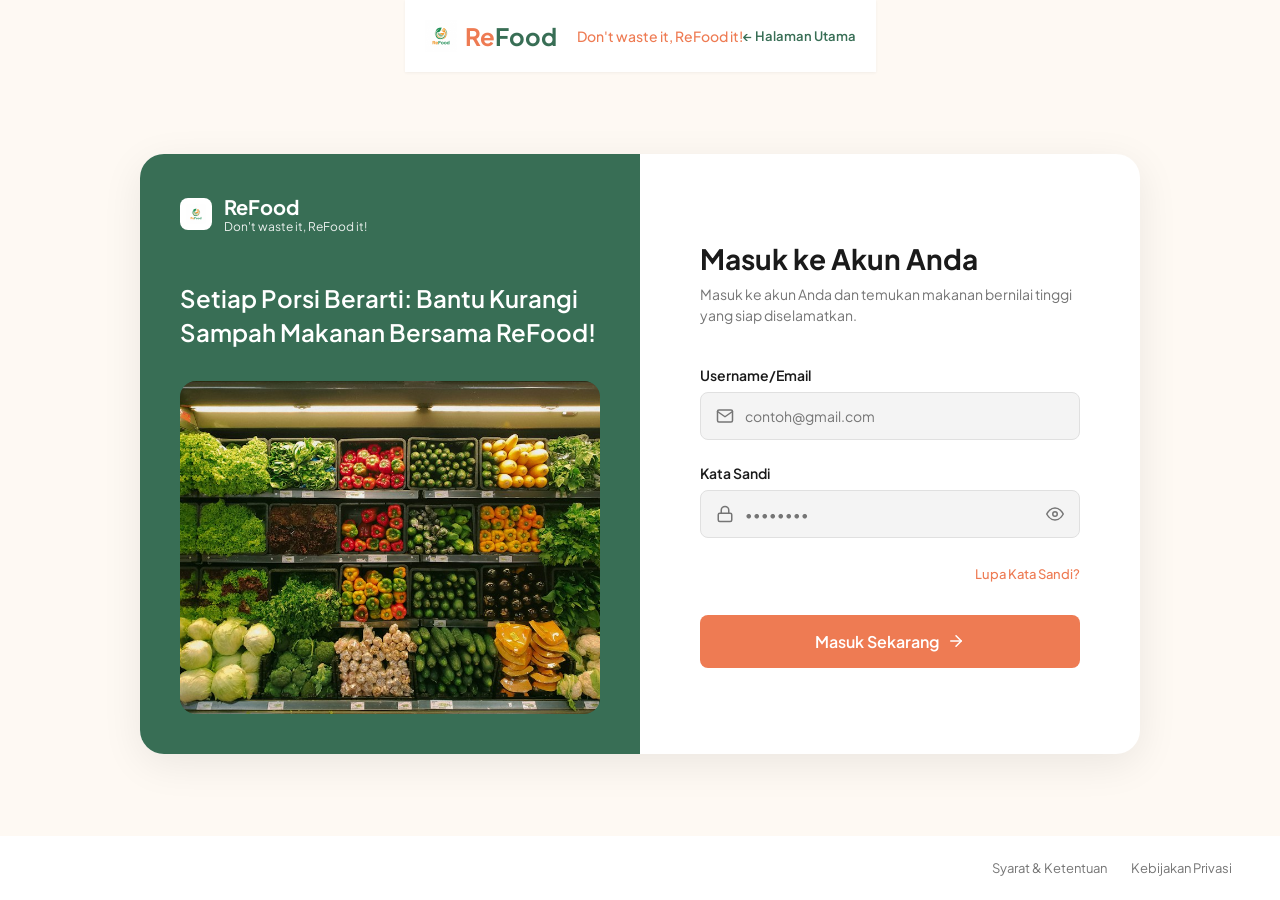
<file: frontend/login.html>
<!DOCTYPE html>
<html lang="id">
<head>
    <meta charset="UTF-8">
    <meta name="viewport" content="width=device-width, initial-scale=1.0">
    <title>Login - ReFood</title>
    <link rel="stylesheet" href="./app.css">
    <link href="https://fonts.googleapis.com/css2?family=Plus+Jakarta+Sans:wght@400;500;600;700&display=swap" rel="stylesheet">
</head>
<body class="login-page">
    <!-- Top Header -->
    <header class="top-header" style="display: flex; align-items: center; justify-content: space-between; max-width: 1100px; margin: 0 auto; padding: 20px;">
        <a href="/" class="logo-container" style="text-decoration: none; color: inherit; display: flex; align-items: center; gap: 8px;">
            <div class="logo-icon">
                <img src="./assets/logo.jpg" alt="ReFood" style="width: 100%; height: 100%; object-fit: contain;">
            </div>
            <div class="logo-text">
                <span class="logo-orange">Re</span><span class="logo-green">Food</span>
            </div>
            <span class="tagline">Don't waste it, ReFood it!</span>
        </a>
        <a href="/" style="font-size: 13px; font-weight: 600; color: #386E55; text-decoration: none; display: flex; align-items: center; gap: 6px;">
            <span>&larr; Halaman Utama</span>
        </a>
    </header>

    <!-- Main Content -->
    <main class="main-container">
        <div class="login-card">
            <!-- Left Side (Green) -->
            <div class="card-left">
                <div class="left-header">
                    <div class="logo-icon bg-white">
                        <img src="./assets/logo.jpg" alt="ReFood" style="width: 100%; height: 100%; object-fit: contain; border-radius: 4px;">
                    </div>
                    <div>
                        <h2 class="left-logo-text">ReFood</h2>
                        <p class="left-tagline">Don't waste it, ReFood it!</p>
                    </div>
                </div>

                <h1 class="left-title">Setiap Porsi Berarti: Bantu Kurangi Sampah Makanan Bersama ReFood!</h1>
                
                <div class="image-placeholder">
                    <img src="./assets/food-box.jpg" alt="Food Box" class="food-image">
                </div>
            </div>

            <!-- Right Side (White) -->
            <div class="card-right">
                <div class="right-content">
                    <h2 class="right-title">Masuk ke Akun Anda</h2>
                    <p class="right-subtitle">Masuk ke akun Anda dan temukan makanan bernilai tinggi yang siap diselamatkan.</p>
                    
                    <form id="loginForm" class="login-form">
                        <div class="form-group">
                            <label for="username">Username/Email</label>
                            <div class="input-wrapper">
                                <span class="input-icon">
                                    <svg width="18" height="18" viewBox="0 0 24 24" fill="none" stroke="currentColor" stroke-width="2" stroke-linecap="round" stroke-linejoin="round"><path d="M4 4h16c1.1 0 2 .9 2 2v12c0 1.1-.9 2-2 2H4c-1.1 0-2-.9-2-2V6c0-1.1.9-2 2-2z"></path><polyline points="22,6 12,13 2,6"></polyline></svg>
                                </span>
                                <input type="text" id="username" name="username" placeholder="contoh@gmail.com" required>
                            </div>
                        </div>

                        <div class="form-group">
                            <label for="password">Kata Sandi</label>
                            <div class="input-wrapper">
                                <span class="input-icon">
                                    <svg width="18" height="18" viewBox="0 0 24 24" fill="none" stroke="currentColor" stroke-width="2" stroke-linecap="round" stroke-linejoin="round"><rect x="3" y="11" width="18" height="11" rx="2" ry="2"></rect><path d="M7 11V7a5 5 0 0 1 10 0v4"></path></svg>
                                </span>
                                <input type="password" id="password" name="password" placeholder="••••••••" required>
                                <span class="input-icon-right" id="togglePassword">
                                    <svg width="18" height="18" viewBox="0 0 24 24" fill="none" stroke="currentColor" stroke-width="2" stroke-linecap="round" stroke-linejoin="round"><path d="M1 12s4-8 11-8 11 8 11 8-4 8-11 8-11-8-11-8z"></path><circle cx="12" cy="12" r="3"></circle></svg>
                                </span>
                            </div>
                        </div>

                        <div class="forgot-password">
                            <a href="#">Lupa Kata Sandi?</a>
                        </div>

                        <div id="errorMessage" class="error-message" style="display: none;"></div>
                        <div id="successMessage" class="success-message" style="display: none;"></div>

                        <button type="submit" class="submit-btn" id="submitBtn">
                            <span>Masuk Sekarang</span>
                            <svg width="18" height="18" viewBox="0 0 24 24" fill="none" stroke="currentColor" stroke-width="2" stroke-linecap="round" stroke-linejoin="round"><line x1="5" y1="12" x2="19" y2="12"></line><polyline points="12 5 19 12 12 19"></polyline></svg>
                        </button>
                    </form>
                </div>
            </div>
        </div>
    </main>

    <!-- Footer -->
    <footer class="footer">
        <a href="#">Syarat & Ketentuan</a>
        <a href="#">Kebijakan Privasi</a>
    </footer>

    <script src="./app.js"></script>
</body>
</html>
</file>
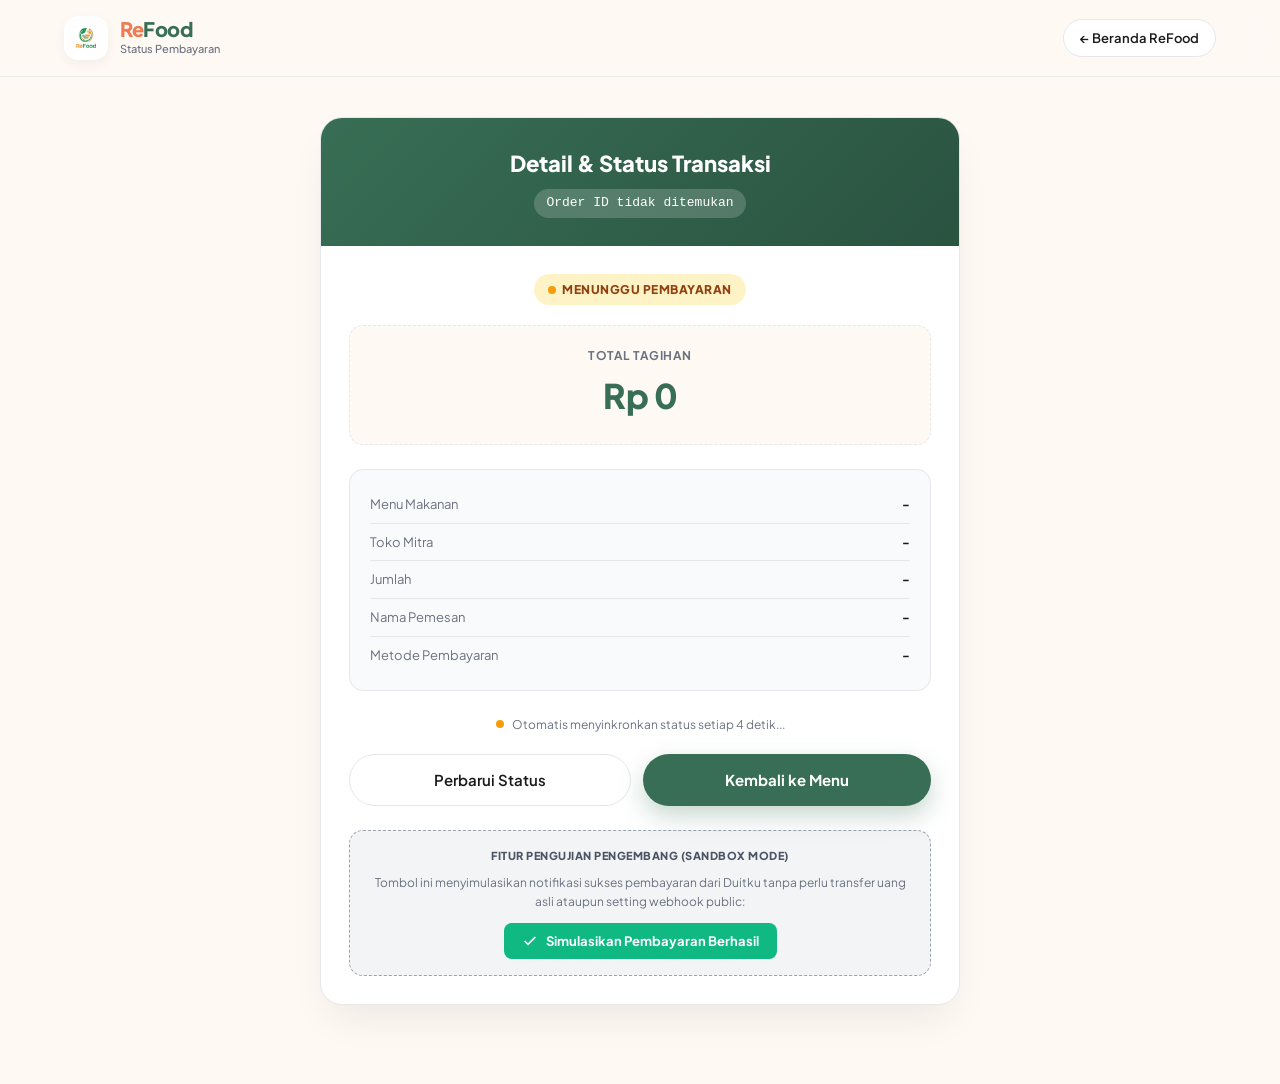
<file: frontend/pembayaran.html>
<!DOCTYPE html>
<html lang="id">
<head>
    <meta charset="UTF-8">
    <meta name="viewport" content="width=device-width, initial-scale=1.0">
    <title>Instruksi Pembayaran - ReFood</title>
    <link rel="preconnect" href="https://fonts.googleapis.com">
    <link rel="preconnect" href="https://fonts.gstatic.com" crossorigin>
    <link href="https://fonts.googleapis.com/css2?family=Plus+Jakarta+Sans:wght@400;500;600;700;800&display=swap" rel="stylesheet">
    <link rel="stylesheet" href="./landing.css">
    <style>
        .pay-page-wrapper {
            max-width: 680px;
            margin: 40px auto 80px;
            padding: 0 20px;
        }
        .pay-card {
            background: #ffffff;
            border-radius: var(--radius-lg);
            border: 1px solid var(--border-color);
            box-shadow: 0 20px 40px -10px rgba(0, 0, 0, 0.08);
            overflow: hidden;
        }
        .pay-card-head {
            background: linear-gradient(135deg, var(--primary-green) 0%, var(--primary-green-dark) 100%);
            color: #ffffff;
            padding: 28px 24px;
            text-align: center;
        }
        .pay-card-head h2 {
            font-size: 22px;
            font-weight: 800;
            margin-bottom: 6px;
        }
        .pay-order-code {
            font-family: monospace;
            font-size: 13px;
            background: rgba(255, 255, 255, 0.18);
            padding: 4px 12px;
            border-radius: var(--radius-full);
            display: inline-block;
        }
        .pay-card-body {
            padding: 28px;
        }
        .pay-amount-box {
            text-align: center;
            padding: 20px;
            background: var(--bg-cream);
            border-radius: var(--radius-md);
            border: 1px dashed var(--border-color);
            margin-bottom: 24px;
        }
        .pay-amount-val {
            font-size: 34px;
            font-weight: 800;
            color: var(--primary-green);
            letter-spacing: -0.5px;
            margin-top: 4px;
        }
        .pay-amount-label {
            font-size: 12px;
            font-weight: 700;
            text-transform: uppercase;
            letter-spacing: 0.5px;
            color: var(--text-muted);
        }
        .pay-detail-list {
            background: #F9FAFB;
            border-radius: var(--radius-md);
            padding: 16px 20px;
            margin-bottom: 24px;
            font-size: 13px;
            border: 1px solid var(--border-color);
        }
        .pay-detail-row {
            display: flex;
            justify-content: space-between;
            align-items: center;
            padding: 8px 0;
            border-bottom: 1px solid #E5E7EB;
        }
        .pay-detail-row:last-child {
            border-bottom: none;
        }
        .pay-detail-label {
            color: var(--text-muted);
        }
        .pay-detail-value {
            font-weight: 700;
            color: var(--text-dark);
            text-align: right;
        }
        /* QRIS Box */
        .qris-display-box {
            text-align: center;
            padding: 24px;
            background: #ffffff;
            border: 2px dashed #D1D5DB;
            border-radius: var(--radius-md);
            margin-bottom: 24px;
        }
        .qris-img-wrap {
            display: inline-block;
            padding: 12px;
            background: #ffffff;
            border-radius: var(--radius-md);
            box-shadow: 0 4px 16px rgba(0,0,0,0.06);
            margin: 14px auto;
            border: 1px solid #E5E7EB;
        }
        .qris-img-wrap img {
            width: 240px;
            height: 240px;
            display: block;
        }
        /* VA Box */
        .va-display-box {
            text-align: center;
            padding: 24px;
            background: #0F172A;
            color: #ffffff;
            border-radius: var(--radius-md);
            margin-bottom: 24px;
        }
        .va-number {
            font-family: monospace;
            font-size: 30px;
            font-weight: 800;
            color: #FBBF24;
            letter-spacing: 2px;
            margin: 10px 0;
            user-select: all;
        }
        .btn-copy-va {
            display: inline-flex;
            align-items: center;
            gap: 6px;
            background: rgba(255, 255, 255, 0.15);
            color: #ffffff;
            border: 1px solid rgba(255, 255, 255, 0.3);
            padding: 8px 16px;
            border-radius: var(--radius-full);
            font-size: 12px;
            font-weight: 700;
            cursor: pointer;
            transition: var(--transition);
        }
        .btn-copy-va:hover {
            background: rgba(255, 255, 255, 0.25);
        }
        /* POP Box */
        .pop-display-box {
            text-align: center;
            padding: 24px;
            background: #EFF6FF;
            border: 1px solid #BFDBFE;
            border-radius: var(--radius-md);
            margin-bottom: 24px;
        }
        .btn-open-pop {
            display: inline-flex;
            align-items: center;
            justify-content: center;
            gap: 10px;
            width: 100%;
            padding: 14px 20px;
            background: #2563EB;
            color: #ffffff;
            border-radius: var(--radius-md);
            font-size: 15px;
            font-weight: 700;
            transition: var(--transition);
            box-shadow: 0 4px 14px rgba(37, 99, 235, 0.3);
        }
        .btn-open-pop:hover {
            background: #1D4ED8;
            transform: translateY(-2px);
        }
        /* Status badge */
        .status-badge {
            display: inline-flex;
            align-items: center;
            gap: 6px;
            padding: 6px 14px;
            border-radius: var(--radius-full);
            font-size: 12px;
            font-weight: 800;
            letter-spacing: 0.5px;
            text-transform: uppercase;
        }
        .status-badge.pending {
            background: #FEF3C7;
            color: #92400E;
        }
        .status-badge.success {
            background: #D1FAE5;
            color: #065F46;
        }
        .status-badge.failed {
            background: #FEE2E2;
            color: #991B1B;
        }
        .poll-indicator {
            display: flex;
            align-items: center;
            justify-content: center;
            gap: 8px;
            font-size: 12px;
            color: var(--text-muted);
            margin-bottom: 20px;
        }
        .pulse-mini {
            width: 8px;
            height: 8px;
            border-radius: 50%;
            background: #F59E0B;
            animation: pulse 1.5s infinite;
        }
        /* Success box */
        .success-box {
            display: none;
            background: #ECFDF5;
            border: 2px solid #6EE7B7;
            border-radius: var(--radius-md);
            padding: 24px;
            text-align: center;
            margin-bottom: 24px;
        }
        .success-icon {
            width: 64px;
            height: 64px;
            border-radius: 50%;
            background: #10B981;
            color: #ffffff;
            display: flex;
            align-items: center;
            justify-content: center;
            font-size: 32px;
            margin: 0 auto 12px;
            box-shadow: 0 8px 20px rgba(16, 185, 129, 0.3);
        }
        /* Simulation tools */
        .dev-tools-box {
            background: #F3F4F6;
            border: 1px dashed #9CA3AF;
            border-radius: var(--radius-md);
            padding: 16px;
            margin-top: 24px;
            text-align: center;
        }
        .dev-tools-title {
            font-size: 11px;
            font-weight: 800;
            text-transform: uppercase;
            letter-spacing: 0.5px;
            color: #4B5563;
            margin-bottom: 8px;
        }
        .btn-simulate {
            display: inline-flex;
            align-items: center;
            gap: 8px;
            padding: 10px 18px;
            background: #10B981;
            color: #ffffff;
            font-size: 13px;
            font-weight: 700;
            border-radius: var(--radius-sm);
            border: none;
            cursor: pointer;
            transition: var(--transition);
        }
        .btn-simulate:hover {
            background: #059669;
        }
    </style>
</head>
<body>
    <!-- Navbar Simple -->
    <header class="landing-nav">
        <div class="container nav-wrapper">
            <a href="/" class="brand-link">
                <div class="brand-logo-box">
                    <img src="./assets/logo.jpg" alt="Logo ReFood">
                </div>
                <div class="brand-text">
                    <h1><span class="brand-orange">Re</span><span class="brand-green">Food</span></h1>
                    <p>Status Pembayaran</p>
                </div>
            </a>
            <div>
                <a href="/" class="btn-secondary" style="font-size: 13px; padding: 8px 16px;">
                    &larr; Beranda ReFood
                </a>
            </div>
        </div>
    </header>

    <div class="pay-page-wrapper">
        <div class="pay-card">
            <div class="pay-card-head">
                <h2>Detail & Status Transaksi</h2>
                <div class="pay-order-code" id="orderIdText">Memuat Order ID...</div>
            </div>

            <div class="pay-card-body">
                <!-- Status Badge -->
                <div style="text-align: center; margin-bottom: 20px;">
                    <span class="status-badge pending" id="statusBadge">
                        <span class="pulse-mini" id="statusDot"></span>
                        <span id="statusText">MENUNGGU PEMBAYARAN</span>
                    </span>
                </div>

                <!-- Success Box (Shown on Lunas) -->
                <div class="success-box" id="successBox">
                    <div class="success-icon">&#10003;</div>
                    <h3 style="font-size: 20px; font-weight: 800; color: #065F46; margin-bottom: 6px;">Pembayaran Berhasil!</h3>
                    <p style="font-size: 14px; color: #047857; margin-bottom: 12px;">
                        Terima kasih telah menyelamatkan makanan hari ini. Silakan tunjukkan halaman ini ke kasir toko mitra saat pengambilan.
                    </p>
                    <div style="font-size: 12px; font-weight: 700; background: #ffffff; border: 1px dashed #6EE7B7; padding: 10px; border-radius: 8px; color: #065F46;">
                        KODE AMBIL: <span style="font-family: monospace; font-size: 14px;" id="pickupCode">-</span>
                    </div>
                </div>

                <!-- Total Amount -->
                <div class="pay-amount-box">
                    <div class="pay-amount-label">Total Tagihan</div>
                    <div class="pay-amount-val" id="orderAmountText">Rp 0</div>
                </div>

                <!-- Order Details -->
                <div class="pay-detail-list">
                    <div class="pay-detail-row">
                        <span class="pay-detail-label">Menu Makanan</span>
                        <span class="pay-detail-value" id="orderFoodName">-</span>
                    </div>
                    <div class="pay-detail-row">
                        <span class="pay-detail-label">Toko Mitra</span>
                        <span class="pay-detail-value" id="orderStore">-</span>
                    </div>
                    <div class="pay-detail-row">
                        <span class="pay-detail-label">Jumlah</span>
                        <span class="pay-detail-value" id="orderQty">-</span>
                    </div>
                    <div class="pay-detail-row">
                        <span class="pay-detail-label">Nama Pemesan</span>
                        <span class="pay-detail-value" id="orderCustomerName">-</span>
                    </div>
                    <div class="pay-detail-row">
                        <span class="pay-detail-label">Metode Pembayaran</span>
                        <span class="pay-detail-value" id="orderMethod">-</span>
                    </div>
                </div>

                <!-- Payment Instructions -->
                <div id="paymentContentArea">
                    <!-- Dynamic: Pop, QRIS, or VA -->
                </div>

                <!-- Polling indicator -->
                <div class="poll-indicator" id="pollIndicator">
                    <span class="pulse-mini"></span>
                    <span>Otomatis menyinkronkan status setiap 4 detik...</span>
                </div>

                <!-- Action Button -->
                <div style="display: flex; gap: 12px; margin-top: 10px;">
                    <button type="button" class="btn-secondary" style="flex: 1; justify-content: center;" onclick="checkStatusManual()">
                        Perbarui Status
                    </button>
                    <a href="/" class="btn-primary" style="flex: 1; justify-content: center;">
                        Kembali ke Menu
                    </a>
                </div>

                <!-- Dev Simulation Tool -->
                <div class="dev-tools-box" id="devToolsBox">
                    <div class="dev-tools-title">Fitur Pengujian Pengembang (Sandbox Mode)</div>
                    <p style="font-size: 12px; color: #6B7280; margin-bottom: 12px;">
                        Tombol ini menyimulasikan notifikasi sukses pembayaran dari Duitku tanpa perlu transfer uang asli ataupun setting webhook public:
                    </p>
                    <button type="button" class="btn-simulate" id="simulateSuccessBtn" onclick="simulateSuccess()">
                        <svg width="16" height="16" viewBox="0 0 24 24" fill="none" stroke="currentColor" stroke-width="2.5">
                            <polyline points="20 6 9 17 4 12"></polyline>
                        </svg>
                        <span>Simulasikan Pembayaran Berhasil</span>
                    </button>
                </div>
            </div>
        </div>
    </div>

    <script src="./pembayaran.js"></script>
</body>
</html>
</file>
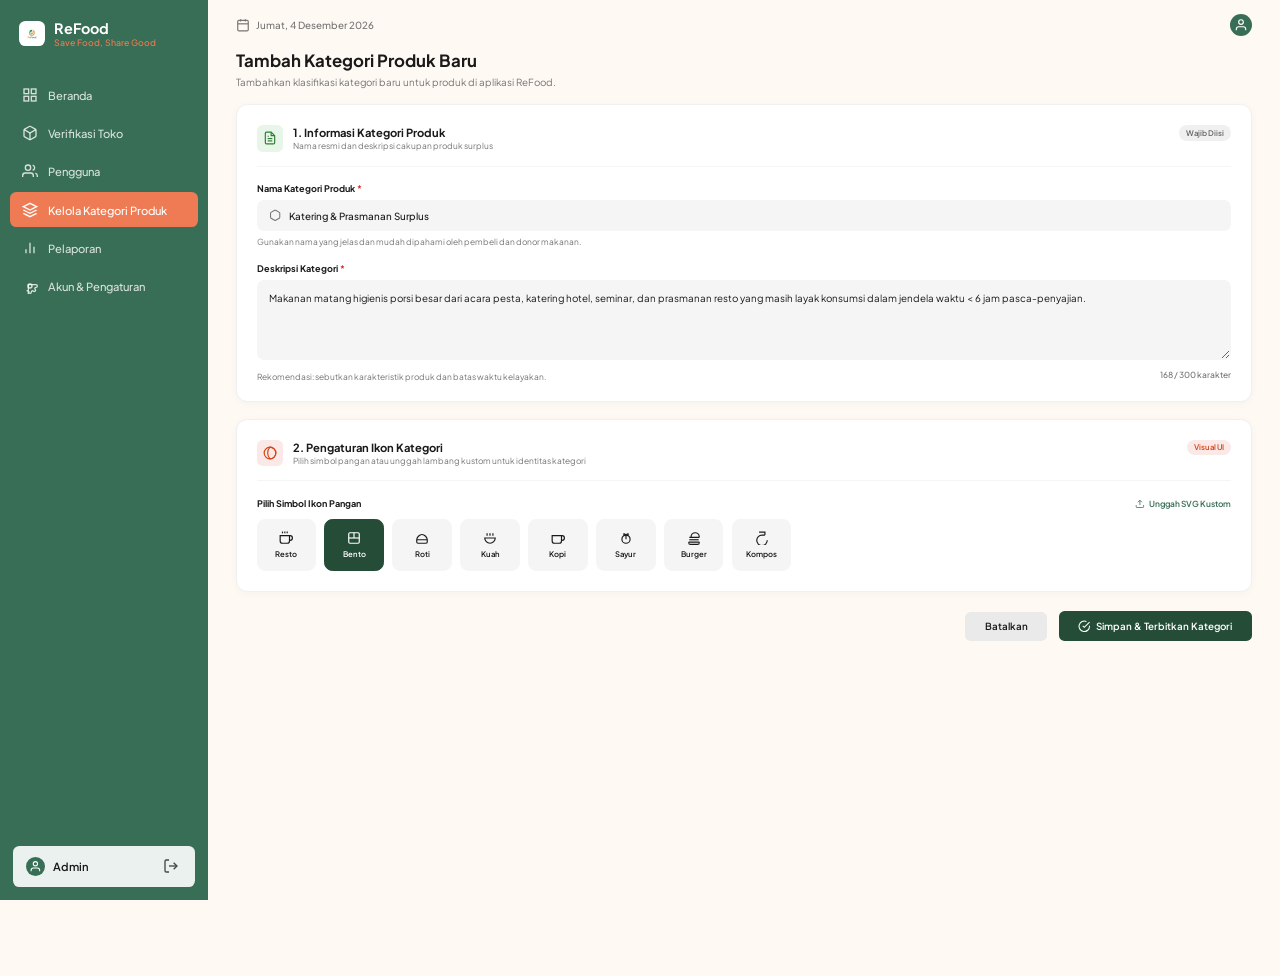
<file: frontend/tambah-kategori.html>
<!DOCTYPE html>
<html lang="id">
<head>
    <meta charset="UTF-8">
    <meta name="viewport" content="width=device-width, initial-scale=1.0">
    <title>Tambah Kategori Produk Baru - ReFood</title>
    <link rel="stylesheet" href="./app.css">
    <link href="https://fonts.googleapis.com/css2?family=Plus+Jakarta+Sans:wght@400;500;600;700&display=swap" rel="stylesheet">
</head>
<body>
    <div class="layout">
        <!-- Sidebar Component -->
        <refood-sidebar></refood-sidebar>

        <!-- Main Content -->
        <main class="main-content">
            <header class="topbar">
                <div class="date-display">
                    <svg width="20" height="20" viewBox="0 0 24 24" fill="none" stroke="currentColor" stroke-width="2"><rect x="3" y="4" width="18" height="18" rx="2" ry="2"></rect><line x1="16" y1="2" x2="16" y2="6"></line><line x1="8" y1="2" x2="8" y2="6"></line><line x1="3" y1="10" x2="21" y2="10"></line></svg>
                    <span id="currentDate">Kamis, 20 September 2026</span>
                </div>
                <div class="topbar-right">
                    <div class="avatar-top">
                        <svg width="20" height="20" viewBox="0 0 24 24" fill="none" stroke="currentColor" stroke-width="2"><path d="M20 21v-2a4 4 0 0 0-4-4H8a4 4 0 0 0-4 4v2"></path><circle cx="12" cy="7" r="4"></circle></svg>
                    </div>
                </div>
            </header>

            <div class="tambah-kat-container">
                <div class="tambah-kat-header">
                    <h1>Tambah Kategori Produk Baru</h1>
                    <p>Tambahkan klasifikasi kategori baru untuk produk di aplikasi ReFood.</p>
                </div>

                <!-- Bagian 1: Informasi Kategori Produk -->
                <div class="kat-form-card">
                    <div class="kat-card-head">
                        <div class="kat-head-left">
                            <div class="icon-sq-green">
                                <svg width="20" height="20" viewBox="0 0 24 24" fill="none" stroke="#2E7D32" stroke-width="2"><path d="M14 2H6a2 2 0 0 0-2 2v16a2 2 0 0 0 2 2h12a2 2 0 0 0 2-2V8z"></path><polyline points="14 2 14 8 20 8"></polyline><line x1="16" y1="13" x2="8" y2="13"></line><line x1="16" y1="17" x2="8" y2="17"></line><polyline points="10 9 9 9 8 9"></polyline></svg>
                            </div>
                            <div>
                                <h3>1. Informasi Kategori Produk</h3>
                                <p>Nama resmi dan deskripsi cakupan produk surplus</p>
                            </div>
                        </div>
                        <span class="badge-pill-gray">Wajib Diisi</span>
                    </div>

                    <div class="form-group-custom mt-4">
                        <label>Nama Kategori Produk <span class="required">*</span></label>
                        <div class="input-icon-box">
                            <svg width="18" height="18" viewBox="0 0 24 24" fill="none" stroke="#757575" stroke-width="2"><path d="M21 16V8a2 2 0 0 0-1-1.73l-7-4a2 2 0 0 0-2 0l-7 4A2 2 0 0 0 3 8v8a2 2 0 0 0 1 1.73l7 4a2 2 0 0 0 2 0l7-4A2 2 0 0 0 21 16z"></path></svg>
                            <input type="text" id="addKatName" value="Katering & Prasmanan Surplus" placeholder="Masukkan nama kategori...">
                        </div>
                        <span class="input-subnote">Gunakan nama yang jelas dan mudah dipahami oleh pembeli dan donor makanan.</span>
                    </div>

                    <div class="form-group-custom mt-4">
                        <label>Deskripsi Kategori <span class="required">*</span></label>
                        <textarea id="addKatDesc" rows="4" placeholder="Tuliskan deskripsi kategori...">Makanan matang higienis porsi besar dari acara pesta, katering hotel, seminar, dan prasmanan resto yang masih layak konsumsi dalam jendela waktu < 6 jam pasca-penyajian.</textarea>
                        <div class="desc-footer-row">
                            <span class="input-subnote">Rekomendasi: sebutkan karakteristik produk dan batas waktu kelayakan.</span>
                            <span class="char-count" id="addCharCount">168 / 300 karakter</span>
                        </div>
                    </div>
                </div>

                <!-- Bagian 2: Pengaturan Ikon Kategori -->
                <div class="kat-form-card mt-4">
                    <div class="kat-card-head">
                        <div class="kat-head-left">
                            <div class="icon-sq-orange">
                                <svg width="20" height="20" viewBox="0 0 24 24" fill="none" stroke="#D84315" stroke-width="2"><circle cx="12" cy="12" r="10"></circle><path d="M12 2a14.5 14.5 0 0 0 0 20 10 10 0 0 0 0-20z"></path></svg>
                            </div>
                            <div>
                                <h3>2. Pengaturan Ikon Kategori</h3>
                                <p>Pilih simbol pangan atau unggah lambang kustom untuk identitas kategori</p>
                            </div>
                        </div>
                        <span class="badge-pill-light-orange">Visual UI</span>
                    </div>

                    <div class="icon-selection-area mt-4">
                        <div class="icon-selection-head">
                            <label>Pilih Simbol Ikon Pangan</label>
                            <a href="#" class="link-custom">
                                <svg width="14" height="14" viewBox="0 0 24 24" fill="none" stroke="currentColor" stroke-width="2"><path d="M21 15v4a2 2 0 0 1-2 2H5a2 2 0 0 1-2-2v-4"></path><polyline points="17 8 12 3 7 8"></polyline><line x1="12" y1="3" x2="12" y2="15"></line></svg>
                                Unggah SVG Kustom
                            </a>
                        </div>

                        <div class="symbols-grid" id="addSymbolsGrid">
                            <div class="symbol-card" data-sym="resto">
                                <svg width="20" height="20" viewBox="0 0 24 24" fill="none" stroke="currentColor" stroke-width="2"><path d="M18 8h1a4 4 0 0 1 0 8h-1"></path><path d="M2 8h16v9a4 4 0 0 1-4 4H6a4 4 0 0 1-4-4V8z"></path><line x1="6" y1="1" x2="6" y2="4"></line><line x1="10" y1="1" x2="10" y2="4"></line><line x1="14" y1="1" x2="14" y2="4"></line></svg>
                                <span>Resto</span>
                            </div>
                            <div class="symbol-card active" data-sym="bento">
                                <svg width="20" height="20" viewBox="0 0 24 24" fill="none" stroke="currentColor" stroke-width="2"><rect x="3" y="3" width="18" height="18" rx="2"></rect><line x1="3" y1="12" x2="21" y2="12"></line><line x1="12" y1="3" x2="12" y2="12"></line></svg>
                                <span>Bento</span>
                            </div>
                            <div class="symbol-card" data-sym="roti">
                                <svg width="20" height="20" viewBox="0 0 24 24" fill="none" stroke="currentColor" stroke-width="2"><path d="M3 15v4c0 1.1.9 2 2 2h14a2 2 0 0 0 2-2v-4M3 15c0-4 4.5-9 9-9s9 5 9 9M3 15h18"></path></svg>
                                <span>Roti</span>
                            </div>
                            <div class="symbol-card" data-sym="kuah">
                                <svg width="20" height="20" viewBox="0 0 24 24" fill="none" stroke="currentColor" stroke-width="2"><path d="M12 21a9 9 0 0 0 9-9H3a9 9 0 0 0 9 9Z"></path><path d="M7 8V4"></path><path d="M12 8V4"></path><path d="M17 8V4"></path></svg>
                                <span>Kuah</span>
                            </div>
                            <div class="symbol-card" data-sym="kopi">
                                <svg width="20" height="20" viewBox="0 0 24 24" fill="none" stroke="currentColor" stroke-width="2"><path d="M18 8h1a4 4 0 0 1 0 8h-1"></path><path d="M2 8h16v9a4 4 0 0 1-4 4H6a4 4 0 0 1-4-4V8z"></path></svg>
                                <span>Kopi</span>
                            </div>
                            <div class="symbol-card" data-sym="sayur">
                                <svg width="20" height="20" viewBox="0 0 24 24" fill="none" stroke="currentColor" stroke-width="2"><circle cx="12" cy="14" r="7"></circle><path d="M12 7v7"></path><path d="M12 7c-2-3-4-2-4-2s.5 2 2 3"></path><path d="M12 7c2-3 4-2 4-2s-.5 2-2 3"></path></svg>
                                <span>Sayur</span>
                            </div>
                            <div class="symbol-card" data-sym="burger">
                                <svg width="20" height="20" viewBox="0 0 24 24" fill="none" stroke="currentColor" stroke-width="2"><path d="M4 11h16a1 1 0 0 0 1-1 7 7 0 0 0-14 0 1 1 0 0 0 1 1Z"></path><path d="M4 15h16"></path><path d="M4 19h16a1 1 0 0 1 1 1 3 3 0 0 1-3 3H6a3 3 0 0 1-3-3 1 1 0 0 1 1-1Z"></path></svg>
                                <span>Burger</span>
                            </div>
                            <div class="symbol-card" data-sym="kompos">
                                <svg width="20" height="20" viewBox="0 0 24 24" fill="none" stroke="currentColor" stroke-width="2"><polyline points="7 2 17 2 17 7"></polyline><path d="M21 16a9 9 0 0 1-9 9 9 9 0 0 1-9-9 9 9 0 0 1 9-9h5"></path></svg>
                                <span>Kompos</span>
                            </div>
                        </div>
                    </div>
                </div>

                <!-- Footer Action Buttons -->
                <div class="tambah-actions-row">
                    <a href="./kategori.html" class="btn-batal-tambah">Batalkan</a>
                    <button class="btn-publish-tambah" onclick="submitTambahKategori()">
                        <svg width="18" height="18" viewBox="0 0 24 24" fill="none" stroke="currentColor" stroke-width="2"><path d="M22 11.08V12a10 10 0 1 1-5.93-9.14"></path><polyline points="22 4 12 14.01 9 11.01"></polyline></svg>
                        Simpan & Terbitkan Kategori
                    </button>
                </div>
            </div>
        </main>
    </div>

    <script src="./app.js"></script>
</body>
</html>
</file>
<file: frontend/app.css>
/* ===== Source: style.css ===== */
:root {
    --bg-color: #FEF9F3;
    --primary-green: #386E55;
    --primary-orange: #EE7B53;
    --text-dark: #1A1A1A;
    --text-gray: #757575;
    --input-bg: #F4F4F4;
    --border-color: #E0E0E0;
    --white: #FFFFFF;
}

* {
    margin: 0;
    padding: 0;
    box-sizing: border-box;
    font-family: 'Plus Jakarta Sans', sans-serif;
}

body {
    background-color: var(--bg-color);
    min-height: 100vh;
    display: flex;
    flex-direction: column;
}

body.login-page {
    zoom: 1 !important;
}

/* Header */
.top-header {
    padding: 24px 48px;
    background-color: var(--white);
    box-shadow: 0 1px 3px rgba(0,0,0,0.05);
}

.logo-container {
    display: flex;
    align-items: center;
    gap: 8px;
}

.logo-icon {
    width: 32px;
    height: 32px;
    border-radius: 8px;
    display: flex;
    align-items: center;
    justify-content: center;
}

.logo-text {
    font-size: 24px;
    font-weight: 700;
}

.logo-orange { color: var(--primary-orange); }
.logo-green { color: var(--primary-green); }

.tagline {
    margin-left: 12px;
    color: var(--primary-orange);
    font-size: 14px;
    font-weight: 500;
}

/* Main Container */
.main-container {
    flex: 1;
    display: flex;
    align-items: center;
    justify-content: center;
    padding: 40px;
}

.login-card {
    background: var(--white);
    border-radius: 24px;
    box-shadow: 0 10px 40px rgba(0,0,0,0.08);
    display: flex;
    width: 100%;
    max-width: 1000px;
    min-height: 600px;
    overflow: hidden;
}

/* Left Side */
.card-left {
    background-color: var(--primary-green);
    width: 50%;
    padding: 40px;
    color: var(--white);
    display: flex;
    flex-direction: column;
}

.left-header {
    display: flex;
    align-items: center;
    gap: 12px;
    margin-bottom: 48px;
}

.bg-white {
    background-color: var(--white);
    padding: 4px;
}

.left-logo-text {
    font-size: 20px;
    font-weight: 700;
}

.left-tagline {
    font-size: 12px;
    opacity: 0.9;
}

.left-title {
    font-size: 24px;
    line-height: 1.4;
    margin-bottom: 32px;
    font-weight: 600;
}

.image-placeholder {
    flex: 1;
    border-radius: 16px;
    overflow: hidden;
    position: relative;
    background-color: rgba(0,0,0,0.1);
}

.food-image {
    width: 100%;
    height: 100%;
    object-fit: cover;
    position: absolute;
    top: 0;
    left: 0;
}

/* Right Side */
.card-right {
    width: 50%;
    padding: 60px;
    display: flex;
    align-items: center;
}

.right-content {
    width: 100%;
    max-width: 400px;
    margin: 0 auto;
}

.right-title {
    font-size: 28px;
    color: var(--text-dark);
    margin-bottom: 8px;
    font-weight: 700;
}

.right-subtitle {
    font-size: 14px;
    color: var(--text-gray);
    margin-bottom: 40px;
    line-height: 1.5;
}

/* Form Styles */
.form-group {
    margin-bottom: 24px;
}

.form-group label {
    display: block;
    font-size: 14px;
    font-weight: 600;
    color: var(--text-dark);
    margin-bottom: 8px;
}

.input-wrapper {
    position: relative;
    display: flex;
    align-items: center;
}

.input-icon {
    position: absolute;
    left: 16px;
    color: var(--text-gray);
    display: flex;
    align-items: center;
}

.input-icon-right {
    position: absolute;
    right: 16px;
    color: var(--text-gray);
    display: flex;
    align-items: center;
    cursor: pointer;
}

.input-wrapper input {
    width: 100%;
    padding: 14px 44px;
    border: 1px solid var(--border-color);
    border-radius: 8px;
    background-color: var(--input-bg);
    font-size: 14px;
    color: var(--text-dark);
    transition: all 0.2s;
}

.input-wrapper input:focus {
    outline: none;
    border-color: var(--primary-orange);
    background-color: var(--white);
    box-shadow: 0 0 0 3px rgba(238, 123, 83, 0.1);
}

.forgot-password {
    text-align: right;
    margin-bottom: 32px;
}

.forgot-password a {
    color: var(--primary-orange);
    text-decoration: none;
    font-size: 13px;
    font-weight: 500;
}

.submit-btn {
    width: 100%;
    padding: 16px;
    background-color: var(--primary-orange);
    color: var(--white);
    border: none;
    border-radius: 8px;
    font-size: 16px;
    font-weight: 600;
    cursor: pointer;
    display: flex;
    align-items: center;
    justify-content: center;
    gap: 8px;
    transition: background-color 0.2s;
}

.submit-btn:hover {
    background-color: #d96a45;
}

.submit-btn:disabled {
    background-color: #ccc;
    cursor: not-allowed;
}

.error-message {
    color: #dc3545;
    background-color: #f8d7da;
    border: 1px solid #f5c6cb;
    padding: 10px;
    border-radius: 6px;
    margin-bottom: 20px;
    font-size: 13px;
}

.success-message {
    color: #155724;
    background-color: #d4edda;
    border: 1px solid #c3e6cb;
    padding: 10px;
    border-radius: 6px;
    margin-bottom: 20px;
    font-size: 13px;
}

/* Footer */
.footer {
    padding: 24px 48px;
    background-color: var(--white);
    display: flex;
    justify-content: flex-end;
    gap: 24px;
}

.footer a {
    color: var(--text-gray);
    text-decoration: none;
    font-size: 13px;
    transition: color 0.2s;
}

.footer a:hover {
    color: var(--text-dark);
}

/* Responsive */
@media (max-width: 900px) {
    .login-card {
        flex-direction: column;
    }
    .card-left, .card-right {
        width: 100%;
    }
    .card-left {
        min-height: 400px;
    }
}

@media (max-width: 600px) {
    .top-header {
        padding: 16px 24px;
    }
    .main-container {
        padding: 20px;
    }
    .card-right {
        padding: 30px 20px;
    }
    .footer {
        padding: 20px;
        justify-content: center;
    }
    .tagline {
        display: none;
    }
}


/* ===== Source: dashboard.css ===== */
:root {
    --bg-color: #FEF9F3;
    --primary-green: #386E55;
    --primary-orange: #EE7B53;
    --text-dark: #1A1A1A;
    --text-gray: #757575;
    --text-light-gray: #A0A0A0;
    --white: #FFFFFF;
    
    --card-bg: #FFFFFF;
    --card-shadow: 0 4px 20px rgba(0,0,0,0.03);
    
    --badge-gray-bg: #F0F0F0;
    --badge-gray-text: #666;
    --badge-green-bg: #E8F5E9;
    --badge-green-text: #2E7D32;
    --badge-orange-bg: #FBE9E7;
    --badge-orange-text: #D84315;
}

* {
    margin: 0;
    padding: 0;
    box-sizing: border-box;
    font-family: 'Plus Jakarta Sans', sans-serif;
}

body {
    background-color: var(--bg-color);
    color: var(--text-dark);
    zoom: 0.7;
}

.layout {
    display: flex;
    min-height: 100vh;
}

/* Sidebar Component Host */
refood-sidebar {
    display: block;
    width: 0;
    flex-shrink: 0;
    zoom: 1.142857; /* (100% - 20%) / 0.7 = 0.8 / 0.7 = 1.142857 agar ukuran elemen di dalamnya tepat berkurang 20% */
}

/* Sidebar */
.sidebar {
    width: 260px;
    background-color: var(--primary-green);
    color: var(--white);
    display: flex;
    flex-direction: column;
    position: fixed;
    height: 100%;
    min-height: 100vh;
    left: 0;
    top: 0;
    bottom: 0;
    z-index: 99;
}

.sidebar-header {
    padding: 24px;
    display: flex;
    align-items: center;
    gap: 12px;
}

.bg-white {
    background-color: var(--white);
    padding: 6px;
    border-radius: 8px;
    display: flex;
    align-items: center;
    justify-content: center;
}

.logo-text-group h2 {
    font-size: 18px;
    font-weight: 700;
}

.logo-text-group p {
    color: var(--primary-orange);
    font-size: 11px;
    font-weight: 500;
}

.sidebar-nav {
    display: flex;
    flex-direction: column;
    gap: 4px;
    padding: 12px;
    flex: 1;
}

.nav-item {
    display: flex;
    align-items: center;
    gap: 12px;
    padding: 12px 16px;
    color: rgba(255,255,255,0.8);
    text-decoration: none;
    border-radius: 8px;
    font-size: 14px;
    font-weight: 500;
    transition: all 0.2s;
}

.nav-item:hover {
    background-color: rgba(255,255,255,0.1);
    color: var(--white);
}

.nav-item.active {
    background-color: var(--primary-orange);
    color: var(--white);
}

.user-profile {
    margin: 16px;
    padding: 12px 16px;
    background-color: rgba(255,255,255,0.9);
    border-radius: 8px;
    display: flex;
    align-items: center;
    justify-content: space-between;
}

.profile-info {
    display: flex;
    align-items: center;
    gap: 10px;
    color: var(--text-dark);
    font-size: 14px;
    font-weight: 600;
}

.avatar-small {
    width: 24px;
    height: 24px;
    background-color: var(--primary-green);
    color: white;
    border-radius: 50%;
    display: flex;
    align-items: center;
    justify-content: center;
}

.logout-btn {
    color: var(--text-gray);
    cursor: pointer;
}

/* Main Content */
.main-content {
    flex: 1;
    margin-left: calc(260px * 1.142857);
    display: flex;
    flex-direction: column;
}

.topbar {
    display: flex;
    justify-content: space-between;
    align-items: center;
    padding: 20px 40px;
    background-color: transparent;
}

.date-display {
    display: flex;
    align-items: center;
    gap: 8px;
    color: var(--text-gray);
    font-size: 14px;
    font-weight: 500;
}

.avatar-top {
    width: 32px;
    height: 32px;
    background-color: var(--primary-green);
    color: white;
    border-radius: 50%;
    display: flex;
    align-items: center;
    justify-content: center;
}

.dashboard-container {
    padding: 0 40px 40px 40px;
}

/* Welcome Banner */
.welcome-banner {
    background-color: var(--primary-green);
    color: var(--white);
    padding: 32px;
    border-radius: 16px;
    margin-bottom: 24px;
}

.welcome-banner h1 {
    font-size: 28px;
    margin-bottom: 8px;
}

.welcome-banner p {
    font-size: 15px;
    opacity: 0.9;
}

/* Stats Grid */
.stats-grid {
    display: grid;
    grid-template-columns: repeat(4, 1fr);
    gap: 20px;
    margin-bottom: 24px;
}

.stat-card {
    background-color: var(--card-bg);
    border-radius: 16px;
    padding: 24px;
    box-shadow: var(--card-shadow);
}

.stat-header {
    display: flex;
    justify-content: space-between;
    align-items: flex-start;
    margin-bottom: 20px;
}

.stat-icon {
    width: 40px;
    height: 40px;
    border-radius: 8px;
    display: flex;
    align-items: center;
    justify-content: center;
}

.bg-light-gray { background-color: #F5F5F5; }
.bg-light-green { background-color: #E8F5E9; }
.bg-light-orange { background-color: #FBE9E7; }
.bg-light-red { background-color: #FFEBEE; }

.badge {
    padding: 4px 8px;
    border-radius: 12px;
    font-size: 11px;
    font-weight: 600;
}

.badge-gray { background-color: var(--badge-gray-bg); color: var(--badge-gray-text); }
.badge-green { background-color: var(--badge-green-bg); color: var(--badge-green-text); }
.badge-orange { background-color: var(--badge-orange-bg); color: var(--badge-orange-text); }

.red-dot {
    width: 8px;
    height: 8px;
    background-color: #D32F2F;
    border-radius: 50%;
    margin-top: 6px;
}

.stat-value {
    display: flex;
    align-items: baseline;
    gap: 6px;
    margin-bottom: 8px;
}

.stat-value h2 {
    font-size: 28px;
    font-weight: 700;
}

.stat-value span {
    font-size: 14px;
    color: var(--text-gray);
}

.text-orange { color: #D84315; }
.text-red { color: #D32F2F; }

.stat-label {
    font-size: 11px;
    font-weight: 700;
    color: var(--text-light-gray);
    letter-spacing: 0.5px;
}

/* Bottom Section */
.bottom-section {
    display: grid;
    grid-template-columns: 2fr 1fr;
    gap: 20px;
}

/* Chart Section */
.chart-section {
    background-color: var(--card-bg);
    border-radius: 16px;
    padding: 24px;
    box-shadow: var(--card-shadow);
}

.chart-header {
    display: flex;
    justify-content: space-between;
    align-items: center;
    margin-bottom: 24px;
}

.chart-header h3 {
    font-size: 16px;
    font-weight: 700;
}

.realtime-badge {
    display: flex;
    align-items: center;
    gap: 6px;
    font-size: 12px;
    color: var(--text-gray);
}

.dot {
    width: 6px;
    height: 6px;
    background-color: var(--primary-green);
    border-radius: 50%;
}

.chart-summary {
    display: flex;
    gap: 40px;
    background-color: #F9F9F9;
    padding: 16px 20px;
    border-radius: 12px;
    margin-bottom: 16px;
}

.summary-item {
    display: flex;
    flex-direction: column;
    gap: 4px;
}

.summary-label {
    font-size: 12px;
    color: var(--text-gray);
}

.summary-value {
    display: flex;
    align-items: center;
    gap: 8px;
}

.summary-value h3 {
    font-size: 24px;
    font-weight: 700;
}

.text-green { color: var(--primary-green); }

.chart-footer {
    display: flex;
    justify-content: space-between;
    align-items: center;
    margin-bottom: 20px;
}

.trend-text {
    font-size: 12px;
    color: var(--text-gray);
}

.chart-container {
    height: 250px;
    width: 100%;
}

/* Partners Section */
.partners-section {
    background-color: var(--card-bg);
    border-radius: 16px;
    padding: 24px;
    box-shadow: var(--card-shadow);
    display: flex;
    flex-direction: column;
}

.partners-header {
    display: flex;
    justify-content: space-between;
    align-items: flex-start;
    margin-bottom: 24px;
}

.partners-header h3 {
    font-size: 16px;
    font-weight: 700;
    margin-bottom: 4px;
}

.partners-header p {
    font-size: 12px;
    color: var(--text-gray);
}

.partners-list {
    display: flex;
    flex-direction: column;
    gap: 12px;
    flex: 1;
    margin-bottom: 24px;
}

.partner-item {
    display: flex;
    align-items: center;
    justify-content: space-between;
    padding: 12px;
    background-color: #F9F9F9;
    border-radius: 12px;
}

.partner-info {
    display: flex;
    align-items: center;
    gap: 12px;
}

.partner-icon {
    width: 40px;
    height: 40px;
    background-color: #E8E8E8;
    border-radius: 8px;
    display: flex;
    align-items: center;
    justify-content: center;
    color: var(--primary-green);
}

.partner-text h4 {
    font-size: 14px;
    font-weight: 600;
    margin-bottom: 2px;
}

.partner-text p {
    font-size: 12px;
    color: var(--text-gray);
}

.btn-tinjau {
    background-color: var(--primary-green);
    color: var(--white);
    border: none;
    padding: 6px 12px;
    border-radius: 6px;
    font-size: 12px;
    font-weight: 600;
    cursor: pointer;
}

.btn-full {
    width: 100%;
    padding: 14px;
    background-color: #EAEAEA;
    color: var(--text-dark);
    border: none;
    border-radius: 8px;
    font-size: 14px;
    font-weight: 600;
    cursor: pointer;
    display: flex;
    align-items: center;
    justify-content: center;
    gap: 8px;
}

.btn-full:hover {
    background-color: #DFDFDF;
}

/* ===== Source: verifikasi.css ===== */
.verifikasi-page-container {
    padding: 0 40px 40px 40px;
}

.page-header {
    margin-bottom: 24px;
}

.page-header h1 {
    font-size: 24px;
    font-weight: 700;
    margin-bottom: 8px;
    color: var(--text-dark);
}

.page-header p {
    font-size: 14px;
    color: var(--text-gray);
}

/* Tabs */
.tabs-container {
    display: flex;
    background-color: #F0F0F0;
    border-radius: 12px;
    padding: 4px;
    margin-bottom: 24px;
    gap: 4px;
}

.tab-btn {
    flex: 1;
    display: flex;
    align-items: center;
    justify-content: center;
    gap: 8px;
    padding: 12px;
    background: transparent;
    border: none;
    border-radius: 8px;
    font-size: 14px;
    font-weight: 600;
    color: var(--text-gray);
    cursor: pointer;
    transition: all 0.2s;
}

.tab-btn.active {
    background-color: var(--white);
    color: var(--text-dark);
    box-shadow: 0 2px 4px rgba(0,0,0,0.05);
}

.tab-badge {
    width: 20px;
    height: 20px;
    border-radius: 50%;
    display: flex;
    align-items: center;
    justify-content: center;
    font-size: 11px;
    font-weight: 700;
    color: var(--white);
}

.tab-badge.green {
    background-color: var(--primary-green);
}

.tab-badge.gray {
    background-color: #B0B0B0;
}

/* Store List */
.list-container {
    display: flex;
    flex-direction: column;
    gap: 16px;
}

.store-card {
    background-color: var(--white);
    border-radius: 16px;
    padding: 20px;
    display: flex;
    align-items: center;
    justify-content: space-between;
    box-shadow: 0 2px 10px rgba(0,0,0,0.02);
    border: 1px solid #F0F0F0;
}

.store-info {
    display: flex;
    align-items: center;
    gap: 16px;
}

.store-image {
    width: 64px;
    height: 64px;
    border-radius: 12px;
    object-fit: cover;
}

.store-details h3 {
    font-size: 16px;
    font-weight: 700;
    margin-bottom: 4px;
    display: flex;
    align-items: center;
    gap: 12px;
}

/* Status Badges in List */
.status-badge {
    display: inline-flex;
    align-items: center;
    gap: 6px;
    padding: 4px 10px;
    border-radius: 12px;
    font-size: 11px;
    font-weight: 600;
}

.status-badge.menunggu {
    background-color: #FBE9E7;
    color: #D84315;
}

.status-badge.menunggu .dot {
    background-color: #D84315;
}

.status-badge.terverifikasi {
    background-color: #E8F5E9;
    color: #2E7D32;
}

.status-badge.terverifikasi .dot {
    background-color: #2E7D32;
}

.status-dot {
    width: 6px;
    height: 6px;
    border-radius: 50%;
}

.store-meta {
    font-size: 13px;
    color: var(--text-gray);
    margin-bottom: 2px;
}

.store-meta.bold {
    font-weight: 500;
    color: var(--text-dark);
}

/* Action Buttons */
.action-btn {
    display: flex;
    align-items: center;
    gap: 8px;
    padding: 10px 16px;
    border-radius: 8px;
    border: none;
    font-size: 13px;
    font-weight: 600;
    color: var(--white);
    cursor: pointer;
    transition: opacity 0.2s;
}

.action-btn:hover {
    opacity: 0.9;
}

.action-btn.green {
    background-color: var(--primary-green);
}

.action-btn.orange {
    background-color: var(--primary-orange);
}

/* ===== Source: tinjau.css ===== */
/* Topbar Tinjau */
.topbar-tinjau {
    display: flex;
    justify-content: space-between;
    align-items: center;
    padding: 20px 40px;
    background-color: var(--white);
    border-bottom: 1px solid #EAEAEA;
}

.back-link {
    display: flex;
    align-items: center;
    gap: 12px;
    color: var(--text-dark);
    text-decoration: none;
    font-size: 16px;
    font-weight: 700;
}

.tinjau-container {
    padding: 24px 40px 100px 40px;
    max-width: 900px;
    margin: 0 auto;
    width: 100%;
}

.card {
    background-color: var(--white);
    border-radius: 12px;
    padding: 24px;
    box-shadow: 0 2px 10px rgba(0,0,0,0.02);
    border: 1px solid #F0F0F0;
    margin-bottom: 24px;
}

/* Header Card */
.header-card {
    display: flex;
    flex-direction: column;
    gap: 12px;
}

.header-title-row {
    display: flex;
    align-items: center;
    gap: 12px;
}

.header-title-row h2 {
    font-size: 20px;
    font-weight: 700;
}

.badge-outline {
    border: 1px solid #E0E0E0;
    padding: 4px 10px;
    border-radius: 16px;
    font-size: 11px;
    font-weight: 600;
    color: var(--text-gray);
}

.header-meta-row {
    display: flex;
    gap: 24px;
    font-size: 13px;
    color: var(--text-gray);
}

.meta-item {
    display: flex;
    align-items: center;
    gap: 6px;
}

.text-green {
    color: var(--primary-green);
    font-weight: 500;
}

/* Section Common */
.section-title {
    font-size: 16px;
    font-weight: 700;
    margin-bottom: 20px;
}

.section-title-row {
    display: flex;
    justify-content: space-between;
    align-items: center;
    margin-bottom: 20px;
}

.mb-0 { margin-bottom: 0; }
.mt-3 { margin-top: 16px; }
.mt-4 { margin-top: 24px; }

.badge-light-green {
    background-color: #E8F5E9;
    color: #2E7D32;
    padding: 6px 12px;
    border-radius: 16px;
    font-size: 12px;
    font-weight: 600;
}

/* Form Groups Display */
.form-group-display {
    margin-bottom: 16px;
}

.form-group-display.bg-light {
    background-color: #F9F9F9;
    padding: 16px;
    border-radius: 8px;
    margin-bottom: 8px;
}

.form-group-display label {
    display: block;
    font-size: 11px;
    font-weight: 700;
    color: var(--text-gray);
    margin-bottom: 6px;
    letter-spacing: 0.5px;
}

.display-value {
    font-size: 14px;
    font-weight: 600;
    color: var(--text-dark);
}

.display-label-row {
    display: flex;
    justify-content: space-between;
    align-items: center;
    margin-bottom: 12px;
}

.file-format {
    font-size: 11px;
    color: var(--text-gray);
}

.text-green-small {
    font-size: 11px;
    color: #2E7D32;
    font-weight: 600;
}

/* Images */
.image-box {
    position: relative;
    width: 100%;
    height: 200px;
    border-radius: 12px;
    overflow: hidden;
    background-color: #E0E0E0;
}

.image-box img {
    width: 100%;
    height: 100%;
    object-fit: cover;
    filter: brightness(0.85); /* Slightly dark to make text visible */
}

.image-overlay {
    position: absolute;
    bottom: 16px;
    left: 16px;
    right: 16px;
    display: flex;
    justify-content: space-between;
    align-items: center;
}

.file-name {
    display: flex;
    align-items: center;
    gap: 8px;
    color: var(--white);
    font-size: 12px;
    font-weight: 500;
}

.btn-perbesar {
    display: flex;
    align-items: center;
    gap: 6px;
    background-color: var(--white);
    color: var(--text-dark);
    border: none;
    padding: 6px 12px;
    border-radius: 16px;
    font-size: 11px;
    font-weight: 600;
    cursor: pointer;
}

.image-overlay-top {
    position: absolute;
    top: 16px;
    left: 16px;
}

.badge-dark {
    display: flex;
    align-items: center;
    gap: 6px;
    background-color: rgba(0,0,0,0.6);
    color: var(--white);
    padding: 6px 12px;
    border-radius: 16px;
    font-size: 11px;
    backdrop-filter: blur(4px);
}

.overlay-center {
    position: absolute;
    top: 50%;
    left: 50%;
    transform: translate(-50%, -50%);
    background-color: rgba(0,0,0,0.5);
    color: var(--white);
    padding: 8px 16px;
    border-radius: 8px;
    font-size: 14px;
    font-weight: 700;
    letter-spacing: 1px;
}

.overlay-center-map {
    position: absolute;
    top: 50%;
    left: 50%;
    transform: translate(-50%, -50%);
}

.image-overlay-bottom-center {
    position: absolute;
    bottom: 16px;
    left: 50%;
    transform: translateX(-50%);
}

.badge-white {
    display: flex;
    align-items: center;
    gap: 6px;
    background-color: var(--white);
    color: var(--text-dark);
    padding: 6px 16px;
    border-radius: 20px;
    font-size: 12px;
    font-weight: 600;
    box-shadow: 0 2px 8px rgba(0,0,0,0.1);
}

/* Info Box */
.info-box-green {
    display: flex;
    align-items: flex-start;
    gap: 12px;
    background-color: #E8F5E9;
    padding: 16px;
    border-radius: 8px;
    color: #2E7D32;
}

.info-box-green p {
    font-size: 12px;
    line-height: 1.5;
    margin: 0;
}

/* Bottom Action Bar */
.action-bar {
    position: fixed;
    bottom: 0;
    left: calc(260px * 1.142857);
    right: 0;
    background-color: var(--white);
    padding: 16px 40px;
    display: flex;
    justify-content: flex-end;
    gap: 16px;
    box-shadow: 0 -2px 10px rgba(0,0,0,0.05);
    border-top: 1px solid #EAEAEA;
    z-index: 100;
}

.btn-outline-red {
    display: flex;
    align-items: center;
    gap: 8px;
    background-color: var(--white);
    color: #D32F2F;
    border: 1px solid #D32F2F;
    padding: 12px 24px;
    border-radius: 8px;
    font-size: 14px;
    font-weight: 600;
    cursor: pointer;
    transition: all 0.2s;
}

.btn-outline-red:hover {
    background-color: #FFEBEE;
}

.btn-solid-green {
    display: flex;
    align-items: center;
    gap: 8px;
    background-color: var(--primary-green);
    color: var(--white);
    border: none;
    padding: 12px 24px;
    border-radius: 8px;
    font-size: 14px;
    font-weight: 600;
    cursor: pointer;
    transition: background-color 0.2s;
}

.btn-solid-green:hover {
    background-color: #2d5a45;
}

/* Modal */
.modal-overlay {
    position: fixed;
    top: 0; left: 0; right: 0; bottom: 0;
    background-color: rgba(0,0,0,0.5);
    display: flex;
    align-items: center;
    justify-content: center;
    z-index: 999;
    opacity: 0;
    visibility: hidden;
    transition: all 0.2s;
}

.modal-overlay.active {
    opacity: 1;
    visibility: visible;
}

.modal-content {
    background-color: var(--white);
    border-radius: 16px;
    padding: 32px;
    width: 100%;
    max-width: 400px;
    text-align: center;
    box-shadow: 0 10px 40px rgba(0,0,0,0.1);
    transform: translateY(20px);
    transition: transform 0.2s;
}

.modal-overlay.active .modal-content {
    transform: translateY(0);
}

.modal-icon {
    width: 64px;
    height: 64px;
    border-radius: 50%;
    display: flex;
    align-items: center;
    justify-content: center;
    margin: 0 auto 20px auto;
}

.modal-icon.green-bg {
    background-color: #E8F5E9;
    color: #2E7D32;
}

.modal-content h3 {
    font-size: 20px;
    font-weight: 700;
    margin-bottom: 12px;
}

.modal-content p {
    font-size: 14px;
    color: var(--text-gray);
    margin-bottom: 24px;
    line-height: 1.5;
}

.modal-actions {
    display: flex;
    gap: 12px;
}

.modal-actions button {
    flex: 1;
    padding: 12px;
    border-radius: 8px;
    font-size: 14px;
    font-weight: 600;
    cursor: pointer;
    border: none;
}

.btn-modal-cancel {
    background-color: #F0F0F0;
    color: var(--text-dark);
}

.btn-modal-confirm.green {
    background-color: var(--primary-green);
    color: var(--white);
}

/* Lightbox */
.lightbox-overlay {
    position: fixed;
    top: 0; left: 0; right: 0; bottom: 0;
    background-color: rgba(0,0,0,0.9);
    display: flex;
    align-items: center;
    justify-content: center;
    z-index: 1000;
    opacity: 0;
    visibility: hidden;
    transition: all 0.2s;
    cursor: zoom-out;
}

.lightbox-overlay.active {
    opacity: 1;
    visibility: visible;
}

.lightbox-overlay img {
    max-width: 90%;
    max-height: 90%;
    border-radius: 8px;
    box-shadow: 0 0 40px rgba(0,0,0,0.5);
}

/* ===== Source: pengguna.css ===== */
.pengguna-page-container {
    padding: 0 40px 40px 40px;
}

/* Header & Summary Card */
.pengguna-header-row {
    display: flex;
    justify-content: space-between;
    align-items: flex-start;
    margin-bottom: 32px;
}

.header-text h1 {
    font-size: 24px;
    font-weight: 700;
    margin-bottom: 8px;
    color: var(--text-dark);
}

.header-text p {
    font-size: 14px;
    color: var(--text-gray);
}

.summary-card {
    background-color: var(--white);
    padding: 20px 24px;
    border-radius: 16px;
    display: flex;
    align-items: center;
    gap: 20px;
    box-shadow: 0 2px 12px rgba(0,0,0,0.03);
    border: 1px solid #F0F0F0;
}

.summary-icon {
    width: 48px;
    height: 48px;
    background-color: #E8F5E9;
    color: #2E7D32;
    border-radius: 12px;
    display: flex;
    align-items: center;
    justify-content: center;
}

.summary-label {
    font-size: 12px;
    color: var(--text-gray);
    margin-bottom: 4px;
}

.summary-value {
    display: flex;
    align-items: baseline;
    gap: 6px;
}

.big-number {
    font-size: 24px;
    font-weight: 700;
    color: var(--text-dark);
}

.unit {
    font-size: 12px;
    color: var(--text-gray);
    font-weight: 500;
}

.summary-badge {
    display: flex;
    flex-direction: column;
    align-items: flex-end;
    gap: 4px;
    margin-left: 16px;
}

.badge-growth {
    display: flex;
    align-items: center;
    gap: 4px;
    background-color: #E8F5E9;
    color: #2E7D32;
    padding: 4px 10px;
    border-radius: 12px;
    font-size: 11px;
    font-weight: 700;
}

.badge-sub {
    font-size: 10px;
    color: var(--text-gray);
}

/* Filter Bar */
.filter-bar {
    display: flex;
    justify-content: space-between;
    align-items: center;
    margin-bottom: 24px;
}

.search-box {
    display: flex;
    align-items: center;
    gap: 12px;
    background-color: #F5F5F5;
    padding: 12px 16px;
    border-radius: 20px;
    width: 300px;
}

.search-box svg {
    color: var(--text-gray);
}

.search-box input {
    border: none;
    background: transparent;
    width: 100%;
    font-size: 14px;
    outline: none;
    color: var(--text-dark);
}

.chip-group {
    display: flex;
    gap: 12px;
}

.chip {
    display: flex;
    align-items: center;
    gap: 8px;
    padding: 8px 12px 8px 16px;
    border-radius: 24px;
    border: none;
    background-color: #F0F0F0;
    color: var(--text-dark);
    font-size: 13px;
    font-weight: 600;
    cursor: pointer;
    transition: all 0.2s;
}

.chip-count {
    background-color: #E0E0E0;
    padding: 2px 8px;
    border-radius: 12px;
    font-size: 11px;
    color: var(--text-dark);
}

.chip.active {
    background-color: var(--primary-green);
    color: var(--white);
}

.chip.active .chip-count {
    background-color: rgba(255,255,255,0.2);
    color: var(--white);
}

/* Table */
.table-container {
    margin-bottom: 24px;
}

.table-header {
    display: flex;
    padding: 0 24px 16px 24px;
    font-size: 11px;
    font-weight: 700;
    color: var(--text-gray);
    letter-spacing: 0.5px;
}

.col-pengguna { flex: 2; }
.col-tipe { flex: 1; text-align: center; }
.col-lokasi { flex: 1.5; }
.col-status { flex: 0.5; text-align: right; }

.table-body {
    display: flex;
    flex-direction: column;
    gap: 8px;
}

.table-row {
    display: flex;
    align-items: center;
    background-color: var(--white);
    padding: 16px 24px;
    border-radius: 12px;
    border: 1px solid transparent;
    transition: all 0.2s;
    cursor: pointer;
}

.table-row:hover {
    border-color: #E0E0E0;
    box-shadow: 0 2px 8px rgba(0,0,0,0.02);
}

/* Simulate focus state as per Image 2 */
.table-row.selected {
    border-color: #2196F3;
    box-shadow: 0 0 0 1px #2196F3;
}

.cell-pengguna {
    flex: 2;
    display: flex;
    align-items: center;
    gap: 16px;
}

.avatar-wrapper {
    width: 40px;
    height: 40px;
    border-radius: 8px;
    overflow: hidden;
    background-color: #C8E6C9; /* Light green for initials */
    display: flex;
    align-items: center;
    justify-content: center;
    font-weight: 700;
    color: #2E7D32;
    font-size: 14px;
}

.avatar-wrapper img {
    width: 100%;
    height: 100%;
    object-fit: cover;
}

.user-text h4 {
    font-size: 14px;
    font-weight: 600;
    margin-bottom: 2px;
    color: var(--text-dark);
}

.user-text p {
    font-size: 12px;
    color: var(--text-gray);
}

.cell-tipe {
    flex: 1;
    display: flex;
    align-items: center;
    justify-content: center;
    gap: 8px;
    font-size: 13px;
    font-weight: 600;
    color: var(--text-dark);
}

.cell-lokasi {
    flex: 1.5;
    display: flex;
    align-items: center;
    gap: 8px;
    font-size: 13px;
    font-weight: 500;
    color: var(--text-dark);
}

.cell-status {
    flex: 0.5;
    display: flex;
    justify-content: flex-end;
}

.status-pill {
    display: inline-flex;
    align-items: center;
    gap: 6px;
    padding: 6px 12px;
    border-radius: 16px;
    font-size: 11px;
    font-weight: 600;
}

.status-pill.aktif {
    background-color: #E8F5E9;
    color: #2E7D32;
}

.status-pill.aktif .dot {
    background-color: #2E7D32;
}

.status-pill.diblokir {
    background-color: #FFEBEE;
    color: #D32F2F;
}

.status-pill.diblokir .dot {
    background-color: #D32F2F;
}

.status-dot {
    width: 6px;
    height: 6px;
    border-radius: 50%;
}

/* Pagination */
.pagination-container {
    display: flex;
    justify-content: center;
    align-items: center;
    flex-direction: column;
    gap: 16px;
    margin-top: 32px;
}

.pagination-info {
    font-size: 12px;
    color: var(--text-gray);
}

.pagination-controls {
    display: flex;
    align-items: center;
    gap: 4px;
}

.page-btn {
    width: 32px;
    height: 32px;
    display: flex;
    align-items: center;
    justify-content: center;
    border-radius: 8px;
    border: none;
    background-color: #F0F0F0;
    color: var(--text-dark);
    font-size: 13px;
    font-weight: 600;
    cursor: pointer;
    transition: all 0.2s;
}

.page-btn:hover:not(.active) {
    background-color: #E0E0E0;
}

.page-btn.active {
    background-color: var(--primary-green);
    color: var(--white);
}

.page-dots {
    color: var(--text-gray);
    padding: 0 4px;
}


/* ==========================================================
   HALAMAN KELOLA & TAMBAH KATEGORI PRODUK
========================================================== */

.kategori-page-container {
    padding: 0 40px 40px 40px;
}

.kategori-header-row {
    display: flex;
    justify-content: space-between;
    align-items: flex-start;
    margin-bottom: 24px;
}

.kategori-header-row h1 {
    font-size: 24px;
    font-weight: 700;
    margin-bottom: 8px;
    color: var(--text-dark);
}

.kategori-header-row p {
    font-size: 14px;
    color: var(--text-gray);
    max-width: 650px;
}

.btn-tambah-kategori {
    background-color: #B25A38;
    color: var(--white);
    padding: 12px 24px;
    border-radius: 8px;
    font-size: 14px;
    font-weight: 600;
    text-decoration: none;
    display: inline-flex;
    align-items: center;
    gap: 8px;
    transition: background-color 0.2s;
    border: none;
    cursor: pointer;
}

.btn-tambah-kategori:hover {
    background-color: #9A4B2D;
}

/* Tabel Kategori */
.kategori-table-card {
    background-color: var(--white);
    border-radius: 16px;
    padding: 24px;
    box-shadow: 0 2px 12px rgba(0,0,0,0.03);
    border: 1px solid #F0F0F0;
}

.kategori-table-header {
    display: flex;
    padding: 0 16px 16px 16px;
    font-size: 13px;
    font-weight: 700;
    color: var(--text-dark);
    border-bottom: 1px solid #F0F0F0;
}

.col-kat-name { flex: 1.5; }
.col-kat-desc { flex: 2.5; }
.col-kat-status { flex: 1; text-align: center; }
.col-kat-action { flex: 0.8; text-align: right; }

.kategori-table-body {
    display: flex;
    flex-direction: column;
}

.kategori-row {
    display: flex;
    align-items: center;
    padding: 18px 16px;
    border-bottom: 1px solid #F8F8F8;
    transition: background-color 0.15s;
}

.kategori-row:last-child {
    border-bottom: none;
}

.kategori-row:hover {
    background-color: #FAFAFA;
}

.kat-name-cell {
    flex: 1.5;
    display: flex;
    align-items: center;
    gap: 14px;
    font-size: 14px;
    font-weight: 700;
    color: var(--text-dark);
}

.kat-icon-box {
    width: 44px;
    height: 44px;
    background-color: #F0F0F0;
    border-radius: 10px;
    display: flex;
    align-items: center;
    justify-content: center;
    font-size: 20px;
}

.kat-desc-cell {
    flex: 2.5;
    font-size: 13px;
    color: var(--text-gray);
    padding-right: 20px;
    line-height: 1.4;
}

.kat-status-cell {
    flex: 1;
    display: flex;
    justify-content: center;
}

.kat-action-cell {
    flex: 0.8;
    display: flex;
    justify-content: flex-end;
    gap: 12px;
}

.btn-icon-action {
    background: transparent;
    border: none;
    color: var(--text-gray);
    cursor: pointer;
    padding: 6px;
    border-radius: 6px;
    display: flex;
    align-items: center;
    justify-content: center;
    transition: all 0.15s;
}

.btn-icon-action:hover {
    color: var(--text-dark);
    background-color: #F0F0F0;
}

.btn-icon-action.delete:hover {
    color: #D32F2F;
    background-color: #FFEBEE;
}

/* Switch Toggle Custom */
.switch-container {
    display: inline-flex;
    align-items: center;
    gap: 8px;
    cursor: pointer;
}

.switch-container input {
    display: none;
}

.slider {
    position: relative;
    width: 38px;
    height: 20px;
    background-color: #CCC;
    border-radius: 20px;
    transition: 0.3s;
}

.slider::before {
    content: "";
    position: absolute;
    height: 14px;
    width: 14px;
    left: 3px;
    bottom: 3px;
    background-color: white;
    border-radius: 50%;
    transition: 0.3s;
}

.switch-container input:checked + .slider {
    background-color: #2E5B44;
}

.switch-container input:checked + .slider::before {
    transform: translateX(18px);
}

.switch-label {
    font-size: 12px;
    font-weight: 600;
    color: #2E5B44;
}

/* ==========================================================
   HALAMAN FORM TAMBAH KATEGORI
========================================================== */
.tambah-kat-container {
    padding: 0 40px 60px 40px;
}

.tambah-kat-header {
    margin-bottom: 24px;
}

.tambah-kat-header h1 {
    font-size: 24px;
    font-weight: 700;
    margin-bottom: 6px;
    color: var(--text-dark);
}

.tambah-kat-header p {
    font-size: 14px;
    color: var(--text-gray);
}

.kat-form-card {
    background-color: var(--white);
    border-radius: 16px;
    padding: 28px;
    box-shadow: 0 2px 12px rgba(0,0,0,0.03);
    border: 1px solid #F0F0F0;
}

.kat-card-head {
    display: flex;
    justify-content: space-between;
    align-items: flex-start;
    padding-bottom: 20px;
    border-bottom: 1px solid #F5F5F5;
}

.kat-head-left {
    display: flex;
    align-items: center;
    gap: 14px;
}

.kat-head-left h3 {
    font-size: 16px;
    font-weight: 700;
    color: var(--text-dark);
    margin-bottom: 2px;
}

.kat-head-left p {
    font-size: 12px;
    color: var(--text-gray);
}

.icon-sq-green {
    width: 38px;
    height: 38px;
    background-color: #E8F5E9;
    border-radius: 8px;
    display: flex;
    align-items: center;
    justify-content: center;
}

.icon-sq-orange {
    width: 38px;
    height: 38px;
    background-color: #FBE9E7;
    border-radius: 8px;
    display: flex;
    align-items: center;
    justify-content: center;
}

.badge-pill-gray {
    background-color: #F0F0F0;
    color: #666;
    font-size: 11px;
    font-weight: 600;
    padding: 4px 10px;
    border-radius: 12px;
}

.badge-pill-light-orange {
    background-color: #FBE9E7;
    color: #D84315;
    font-size: 11px;
    font-weight: 600;
    padding: 4px 10px;
    border-radius: 12px;
}

/* Custom Inputs Form */
.form-group-custom label {
    display: block;
    font-size: 13px;
    font-weight: 700;
    color: var(--text-dark);
    margin-bottom: 8px;
}

.form-group-custom .required {
    color: #D32F2F;
}

.input-icon-box {
    display: flex;
    align-items: center;
    gap: 12px;
    background-color: #F5F5F5;
    border: 1px solid transparent;
    padding: 12px 16px;
    border-radius: 10px;
    transition: all 0.2s;
}

.input-icon-box:focus-within {
    background-color: var(--white);
    border-color: #386E55;
    box-shadow: 0 0 0 3px rgba(56, 110, 85, 0.1);
}

.input-icon-box input {
    border: none;
    background: transparent;
    width: 100%;
    outline: none;
    font-size: 14px;
    color: var(--text-dark);
    font-weight: 500;
}

.form-group-custom textarea {
    width: 100%;
    background-color: #F5F5F5;
    border: 1px solid transparent;
    padding: 14px 16px;
    border-radius: 10px;
    outline: none;
    font-size: 14px;
    color: var(--text-dark);
    resize: vertical;
    font-family: inherit;
    line-height: 1.5;
    transition: all 0.2s;
}

.form-group-custom textarea:focus {
    background-color: var(--white);
    border-color: #386E55;
    box-shadow: 0 0 0 3px rgba(56, 110, 85, 0.1);
}

.input-subnote {
    display: block;
    font-size: 12px;
    color: var(--text-gray);
    margin-top: 6px;
}

.desc-footer-row {
    display: flex;
    justify-content: space-between;
    align-items: center;
    margin-top: 6px;
}

.char-count {
    font-size: 12px;
    color: var(--text-gray);
    font-weight: 500;
}

/* Icon Selection Grid */
.icon-selection-head {
    display: flex;
    justify-content: space-between;
    align-items: center;
    margin-bottom: 14px;
}

.icon-selection-head label {
    font-size: 13px;
    font-weight: 700;
    color: var(--text-dark);
}

.link-custom {
    color: #386E55;
    font-size: 12px;
    font-weight: 600;
    text-decoration: none;
    display: inline-flex;
    align-items: center;
    gap: 6px;
}

.symbols-grid {
    display: flex;
    gap: 12px;
    flex-wrap: wrap;
}

.symbol-card {
    flex: 1;
    min-width: 70px;
    max-width: 85px;
    height: 75px;
    background-color: #F5F5F5;
    border-radius: 12px;
    display: flex;
    flex-direction: column;
    align-items: center;
    justify-content: center;
    gap: 6px;
    cursor: pointer;
    border: 2px solid transparent;
    transition: all 0.2s;
    color: var(--text-dark);
}

.symbol-card span {
    font-size: 11px;
    font-weight: 600;
}

.symbol-card:hover {
    background-color: #EAEAEA;
}

.symbol-card.active {
    background-color: #244C37;
    color: var(--white);
    border-color: #244C37;
}

/* Action Buttons Form Tambah */
.tambah-actions-row {
    display: flex;
    justify-content: flex-end;
    align-items: center;
    gap: 16px;
    margin-top: 28px;
}

.btn-batal-tambah {
    background-color: #EAEAEA;
    color: var(--text-dark);
    padding: 12px 28px;
    border-radius: 8px;
    font-size: 14px;
    font-weight: 600;
    text-decoration: none;
    border: none;
    cursor: pointer;
    transition: background-color 0.2s;
}

.btn-batal-tambah:hover {
    background-color: #DFDFDF;
}

.btn-publish-tambah {
    background-color: #244C37;
    color: var(--white);
    padding: 12px 28px;
    border-radius: 8px;
    font-size: 14px;
    font-weight: 600;
    border: none;
    cursor: pointer;
    display: inline-flex;
    align-items: center;
    gap: 8px;
    transition: background-color 0.2s;
}

.btn-publish-tambah:hover {
    background-color: #1B3929;
}

/* ==========================================================
   MODAL EDIT KATEGORI (Pop-up Sesuai Desain)
========================================================== */
.modal-edit-box {
    background-color: var(--white);
    border-radius: 20px;
    padding: 32px;
    width: 100%;
    max-width: 540px;
    box-shadow: 0 10px 40px rgba(0,0,0,0.12);
}

.modal-edit-header {
    display: flex;
    justify-content: space-between;
    align-items: flex-start;
    margin-bottom: 24px;
}

.modal-edit-title-group {
    display: flex;
    gap: 14px;
}

.modal-edit-title-group h3 {
    font-size: 18px;
    font-weight: 700;
    color: var(--text-dark);
    margin-bottom: 4px;
}

.modal-edit-title-group p {
    font-size: 12px;
    color: var(--text-gray);
}

.modal-icon-square.green {
    width: 42px;
    height: 42px;
    background-color: #E8F5E9;
    border-radius: 10px;
    display: flex;
    align-items: center;
    justify-content: center;
}

.btn-modal-close {
    background-color: #F0F0F0;
    border: none;
    width: 32px;
    height: 32px;
    border-radius: 50%;
    cursor: pointer;
    display: flex;
    align-items: center;
    justify-content: center;
    color: var(--text-dark);
    transition: background-color 0.2s;
}

.btn-modal-close:hover {
    background-color: #E0E0E0;
}

.modal-edit-body {
    display: flex;
    flex-direction: column;
    gap: 18px;
}

.label-row {
    display: flex;
    justify-content: space-between;
    align-items: center;
    margin-bottom: 8px;
}

.label-row label {
    margin-bottom: 0;
}

.badge-tag {
    font-size: 11px;
    color: var(--text-gray);
}

.icon-picker-row {
    display: flex;
    gap: 12px;
    margin-bottom: 8px;
}

.icon-pick-item {
    position: relative;
    width: 52px;
    height: 52px;
    background-color: #F5F5F5;
    border-radius: 12px;
    display: flex;
    align-items: center;
    justify-content: center;
    font-size: 22px;
    cursor: pointer;
    border: 2px solid transparent;
    transition: all 0.2s;
}

.icon-pick-item:hover {
    background-color: #EBEBEB;
}

.icon-pick-item.active {
    background-color: var(--white);
    border-color: #386E55;
    box-shadow: 0 2px 8px rgba(56, 110, 85, 0.15);
}

.check-mark {
    position: absolute;
    top: -6px;
    right: -6px;
    background-color: #2E5B44;
    color: white;
    width: 18px;
    height: 18px;
    border-radius: 50%;
    font-size: 10px;
    font-weight: 700;
    display: flex;
    align-items: center;
    justify-content: center;
}

.helper-text {
    font-size: 11px;
    color: var(--text-gray);
    display: flex;
    align-items: center;
    gap: 4px;
}

.publish-switch-card {
    background-color: #F9F9F9;
    border-radius: 12px;
    padding: 16px;
    display: flex;
    justify-content: space-between;
    align-items: center;
    border: 1px solid #F0F0F0;
}

.publish-info {
    display: flex;
    align-items: center;
    gap: 12px;
}

.eye-icon {
    width: 36px;
    height: 36px;
    background-color: #E8F5E9;
    border-radius: 8px;
    display: flex;
    align-items: center;
    justify-content: center;
}

.publish-info h4 {
    font-size: 13px;
    font-weight: 700;
    color: var(--text-dark);
    margin-bottom: 2px;
}

.publish-info p {
    font-size: 11px;
    color: var(--text-gray);
}

.btn-save-edit {
    background-color: #244C37;
    color: var(--white);
    padding: 14px;
    border-radius: 10px;
    border: none;
    font-size: 14px;
    font-weight: 700;
    cursor: pointer;
    width: 100%;
    margin-top: 6px;
    transition: background-color 0.2s;
}

.btn-save-edit:hover {
    background-color: #1B3929;
}

/* ==========================================================
   MODAL HAPUS KATEGORI (Pop-up Sesuai Desain)
========================================================== */
.modal-delete-box {
    background-color: var(--white);
    border-radius: 20px;
    padding: 36px 32px;
    width: 100%;
    max-width: 400px;
    text-align: center;
    box-shadow: 0 10px 40px rgba(0,0,0,0.12);
}

.delete-icon-circle {
    width: 64px;
    height: 64px;
    background-color: #FFEBEE;
    border-radius: 50%;
    display: flex;
    align-items: center;
    justify-content: center;
    margin: 0 auto 16px auto;
}

.modal-delete-box h3 {
    font-size: 18px;
    font-weight: 700;
    color: var(--text-dark);
    margin-bottom: 8px;
}

.modal-delete-box p {
    font-size: 13px;
    color: var(--text-gray);
    margin-bottom: 24px;
    line-height: 1.4;
}

.modal-delete-actions {
    display: flex;
    gap: 12px;
}

.btn-cancel-delete {
    flex: 1;
    background-color: #EAEAEA;
    color: var(--text-dark);
    padding: 12px;
    border-radius: 8px;
    border: none;
    font-size: 14px;
    font-weight: 600;
    cursor: pointer;
}

.btn-confirm-delete {
    flex: 1;
    background-color: #A34426;
    color: var(--white);
    padding: 12px;
    border-radius: 8px;
    border: none;
    font-size: 14px;
    font-weight: 600;
    cursor: pointer;
    display: inline-flex;
    align-items: center;
    justify-content: center;
    gap: 6px;
    transition: background-color 0.2s;
}

.btn-confirm-delete:hover {
    background-color: #89341B;
}

/* ==========================================================
   HALAMAN PELAPORAN
========================================================== */
.laporan-page-container {
    padding: 0 40px 40px 40px;
}

.col-lap-pelapor { flex: 2; }
.col-lap-terlapor { flex: 2; }
.col-lap-jenis { flex: 1.3; }
.col-lap-tanggal { flex: 1.2; }
.col-lap-status { flex: 0.8; text-align: right; }

.cell-lap-pelapor {
    flex: 2;
    display: flex;
    align-items: center;
    gap: 12px;
}

.cell-lap-terlapor {
    flex: 2;
    display: flex;
    align-items: center;
    gap: 12px;
}

.lap-avatar {
    width: 40px;
    height: 40px;
    border-radius: 50%;
    display: flex;
    align-items: center;
    justify-content: center;
    font-weight: 700;
    font-size: 14px;
    flex-shrink: 0;
}

.lap-avatar.green {
    background-color: #C8E6C9;
    color: #2E7D32;
}

.lap-avatar.orange {
    background-color: #FFE0B2;
    color: #E65100;
}

.lap-avatar.blue {
    background-color: #BBDEFB;
    color: #1565C0;
}

.lap-avatar.purple {
    background-color: #E1BEE7;
    color: #7B1FA2;
}

.lap-avatar.red {
    background-color: #FFCDD2;
    color: #C62828;
}

.lap-avatar.teal {
    background-color: #B2DFDB;
    color: #00695C;
}

.lap-store-avatar {
    width: 40px;
    height: 40px;
    border-radius: 8px;
    display: flex;
    align-items: center;
    justify-content: center;
    flex-shrink: 0;
}

.lap-store-avatar.green {
    background-color: #E8F5E9;
    color: #2E7D32;
}

.lap-store-avatar.orange {
    background-color: #FBE9E7;
    color: #D84315;
}

.lap-store-avatar.blue {
    background-color: #E3F2FD;
    color: #1565C0;
}

.lap-store-avatar.purple {
    background-color: #F3E5F5;
    color: #7B1FA2;
}

.lap-store-avatar.red {
    background-color: #FFEBEE;
    color: #C62828;
}

.lap-store-avatar.teal {
    background-color: #E0F2F1;
    color: #00695C;
}

.lap-user-text h4 {
    font-size: 14px;
    font-weight: 600;
    color: var(--text-dark);
    margin-bottom: 2px;
}

.lap-user-text p {
    font-size: 12px;
    color: var(--text-gray);
}

.cell-lap-jenis {
    flex: 1.3;
    display: flex;
    align-items: center;
}

.jenis-badge {
    display: inline-flex;
    align-items: center;
    padding: 4px 10px;
    border-radius: 12px;
    font-size: 11px;
    font-weight: 600;
}

.jenis-badge.makanan {
    background-color: #FBE9E7;
    color: #D84315;
}

.jenis-badge.layanan {
    background-color: #E3F2FD;
    color: #1565C0;
}

.jenis-badge.penipuan {
    background-color: #FFEBEE;
    color: #C62828;
}

.jenis-badge.kebersihan {
    background-color: #E8F5E9;
    color: #2E7D32;
}

.jenis-badge.lainnya {
    background-color: #F3E5F5;
    color: #7B1FA2;
}

.cell-lap-tanggal {
    flex: 1.2;
    font-size: 13px;
    color: var(--text-gray);
}

.cell-lap-status {
    flex: 0.8;
    display: flex;
    justify-content: flex-end;
}

.lap-status-pill {
    display: inline-flex;
    align-items: center;
    gap: 6px;
    padding: 6px 12px;
    border-radius: 16px;
    font-size: 11px;
    font-weight: 600;
}

.lap-status-pill.baru {
    background-color: #FBE9E7;
    color: #D84315;
}

.lap-status-pill.baru .status-dot {
    background-color: #D84315;
}

.lap-status-pill.ditinjau {
    background-color: #FFF8E1;
    color: #F57F17;
}

.lap-status-pill.ditinjau .status-dot {
    background-color: #F57F17;
}

.lap-status-pill.selesai {
    background-color: #E8F5E9;
    color: #2E7D32;
}

.lap-status-pill.selesai .status-dot {
    background-color: #2E7D32;
}

/* ==========================================================
   HALAMAN PELAPORAN - HEADER & INFO CARD (perbaikan desain)
========================================================== */

.laporan-header-card {
    background-color: var(--primary-green);
    border-radius: 16px;
    padding: 32px;
    margin-bottom: 24px;
    box-shadow: 0 4px 20px rgba(0,0,0,0.08);
    position: relative;
    display: flex;
    justify-content: space-between;
    align-items: flex-start;
    gap: 24px;
    flex-wrap: wrap;
}

.laporan-header-content h1.laporan-header-title {
    font-size: 24px;
    font-weight: 700;
    color: var(--white);
    margin: 0 0 8px 0;
    line-height: 1.3;
}

.laporan-header-content p.laporan-header-subtitle {
    font-size: 14px;
    color: rgba(255,255,255,0.85);
    margin: 0;
    line-height: 1.4;
}

.laporan-badge-menunggu {
    display: inline-flex;
    align-items: center;
    gap: 6px;
    background-color: #FBE9E7;
    color: #D84315;
    border: 1px solid #FFCDD2;
    padding: 8px 12px;
    border-radius: 20px;
    font-size: 11px;
    font-weight: 600;
    white-space: nowrap;
    flex-shrink: 0;
    position: relative;
}

.laporan-badge-menunggu svg {
    position: relative;
}

.laporan-badge-menunggu .badge-count {
    position: absolute;
    top: -7px;
    right: -7px;
    background-color: #EF4444;
    color: #ffffff;
    font-size: 9px;
    font-weight: 700;
    width: 14px;
    height: 14px;
    border-radius: 50%;
    display: flex;
    align-items: center;
    justify-content: center;
    border: 1.5px solid #ffffff;
}

.laporan-alert {
    display: flex;
    align-items: flex-start;
    gap: 10px;
    background-color: #FFF8E1;
    border: 1px solid #FFE082;
    border-radius: 12px;
    padding: 16px 20px;
    margin-bottom: 24px;
    color: #E65100;
}

.laporan-alert svg {
    flex-shrink: 0;
    margin-top: 2px;
    color: #E65100;
}

.laporan-alert-title {
    font-size: 14px;
    font-weight: 600;
    color: #E65100;
}

.laporan-info-card {
    background-color: var(--white);
    border: 1px solid #F0F0F0;
    border-radius: 16px;
    padding: 24px;
    box-shadow: 0 2px 10px rgba(0,0,0,0.02);
    display: flex;
    align-items: center;
    justify-content: space-between;
    gap: 24px;
}

.laporan-row {
    display: flex;
    align-items: flex-start;
    gap: 32px;
    width: 100%;
    flex: 1;
}

.laporan-col {
    display: flex;
    flex-direction: column;
    gap: 6px;
    min-width: 0;
}

.laporan-col-header {
    display: flex;
    align-items: center;
    gap: 8px;
}

.laporan-col-label {
    font-size: 12px;
    font-weight: 600;
    color: var(--text-gray);
}

.laporan-col-value {
    font-size: 16px;
    font-weight: 600;
    color: var(--text-dark);
    line-height: 1.4;
}

.laporan-col-value-red {
    color: #D84315;
}

.laporan-col-code {
    font-size: 11px;
    font-weight: 600;
    color: #D84315;
    background-color: #FBE9E7;
    padding: 2px 8px;
    border-radius: 6px;
    margin-top: 2px;
    display: inline-block;
}

.laporan-col-action {
    display: flex;
    align-items: center;
    justify-content: center;
    flex-shrink: 0;
}

.laporan-btn-detail {
    display: inline-flex;
    align-items: center;
    gap: 8px;
    background-color: var(--primary-orange);
    color: var(--white);
    border: none;
    padding: 10px 20px;
    border-radius: 24px;
    font-size: 14px;
    font-weight: 600;
    cursor: pointer;
    transition: background-color 0.2s;
    white-space: nowrap;
}

.laporan-btn-detail:hover {
    background-color: #d96a45;
}

/* Responsive adjustments for laporan info card */
@media (max-width: 900px) {
    .laporan-info-card {
        flex-direction: column;
        align-items: stretch;
        padding: 20px;
    }

    .laporan-row {
        flex-direction: column;
        align-items: stretch;
        gap: 24px;
    }

    .laporan-col {
        min-width: auto;
    }

    .laporan-col-action {
        justify-content: flex-end;
        margin-top: 8px;
    }

    .laporan-btn-detail {
        width: 100%;
        justify-content: center;
    }
}

@media (max-width: 600px) {
    .laporan-header-card {
        flex-direction: column;
        align-items: flex-start;
    }
}

.lap-pending-box {
    display: flex;
    align-items: center;
    gap: 12px;
    padding: 10px 18px 10px 12px;
    background-color: #215F45;
    border: 1px solid rgba(255, 255, 255, 0.08);
    border-radius: 10px;
    flex-shrink: 0;
}

.lap-pending-icon {
    width: 40px;
    height: 40px;
    border-radius: 6px;
    background-color: #A33D23;
    color: #FBE9E4;
    display: flex;
    align-items: center;
    justify-content: center;
    flex-shrink: 0;
}

.lap-pending-text {
    display: flex;
    flex-direction: column;
    color: #FFFFFF;
    line-height: 1.15;
}

.lap-pending-text strong {
    font-size: 20px;
    font-weight: 700;
}

.lap-pending-text span {
    font-size: 10px;
    font-weight: 500;
    opacity: 0.95;
    white-space: nowrap;
}

/* ===== DETAIL LAPORAN ===== */
.dl-container {
    padding: 24px 40px 40px 40px;
    width: 100%;
}

.dl-card {
    background-color: var(--white);
    border-radius: 24px;
    padding: 36px 40px;
    margin-bottom: 26px;
}

.dl-box {
    background-color: #F1F1F1;
    border: 1px solid #D2D2D2;
    border-radius: 20px;
    padding: 22px 28px;
    margin-bottom: 13px;
}

.dl-box:last-child { margin-bottom: 0; }

.dl-row {
    display: flex;
    align-items: flex-end;
    justify-content: space-between;
    gap: 24px;
}

.dl-label {
    display: flex;
    align-items: center;
    gap: 11px;
    font-size: 12px;
    font-weight: 600;
    letter-spacing: 0.3px;
    color: #3A3A3A;
    margin-bottom: 8px;
    line-height: 1.2;
}

.dl-icon-circle {
    width: 26px;
    height: 26px;
    border-radius: 7px;
    background-color: #fff;
    color: var(--primary-green);
    display: inline-flex;
    align-items: center;
    justify-content: center;
    flex-shrink: 0;
}

.dl-icon-circle svg {
    width: 15px;
    height: 15px;
}

.dl-icon-circle.dark { color: #1A1A1A; }
.dl-icon-circle.dark svg { width: 13px; height: 13px; }

.dl-name {
    display: flex;
    align-items: center;
    gap: 12px;
    font-size: 18px;
    font-weight: 700;
    line-height: 1.3;
    color: var(--text-dark);
    padding-left: 37px;
}

.dl-pill-green {
    background-color: #C6F0D6;
    color: #1F6B45;
    font-size: 11px;
    font-weight: 700;
    padding: 3px 10px;
    border-radius: 999px;
}

.dl-pill-verified {
    display: inline-flex;
    align-items: center;
    gap: 6px;
    background-color: #fff;
    color: #1F6B45;
    font-size: 11px;
    font-weight: 700;
    padding: 3px 10px;
    border-radius: 999px;
}

.dl-pill-verified svg {
    width: 12px;
    height: 12px;
}

.dl-contact {
    display: flex;
    align-items: center;
    gap: 14px;
    font-size: 14px;
    color: #555;
    line-height: 1.3;
}

.dl-contact span {
    display: inline-flex;
    align-items: center;
    gap: 7px;
}

.dl-contact svg {
    width: 14px;
    height: 14px;
}

.dl-divider {
    width: 1px;
    height: 14px;
    background-color: #BDBDBD;
}

.dl-product {
    display: inline-flex;
    align-items: center;
    gap: 8px;
    background-color: #fff;
    color: #1F6B45;
    font-size: 14px;
    font-weight: 500;
    padding: 8px 14px;
    border-radius: 8px;
    white-space: nowrap;
}

.dl-product svg {
    width: 16px;
    height: 16px;
}

.dl-time {
    display: flex;
    align-items: center;
    gap: 8px;
    padding-left: 37px;
    font-size: 17px;
    font-weight: 700;
    line-height: 1.3;
    color: var(--text-dark);
}

.dl-time svg {
    width: 17px;
    height: 17px;
}

.dl-desc {
    background-color: #fff;
    border-radius: 12px;
    margin: 6px 0 0 37px;
    padding: 20px 22px;
    font-size: 16px;
    font-style: italic;
    line-height: 1.6;
    color: var(--text-dark);
}

.dl-actions {
    display: flex;
    justify-content: flex-end;
}

.dl-btn-block {
    display: inline-flex;
    align-items: center;
    justify-content: center;
    gap: 9px;
    width: 252px;
    height: 42px;
    background-color: #A33D23;
    color: #fff;
    border: none;
    border-radius: 10px;
    font-family: inherit;
    font-size: 15px;
    font-weight: 500;
    cursor: pointer;
}

.dl-btn-block svg {
    width: 17px;
    height: 17px;
}

.dl-btn-block:hover { background-color: #8C3119; }

/* ===== MODAL BLOKIR AKUN (DETAIL LAPORAN) ===== */
.dl-modal-overlay {
    position: fixed;
    inset: 0;
    background-color: rgba(60, 40, 30, 0.45);
    display: none;
    align-items: center;
    justify-content: center;
    z-index: 1000;
    padding: 20px;
}

.dl-modal-overlay.show { display: flex; }

.dl-modal-card {
    background-color: #fff;
    border-radius: 24px;
    width: 100%;
    max-width: 450px;
    padding: 32px 30px 34px 30px;
    text-align: center;
    box-shadow: 0 20px 60px rgba(0, 0, 0, 0.25);
}

.dl-modal-icon-outer {
    width: 76px;
    height: 76px;
    border-radius: 50%;
    background-color: #FAD7CF;
    display: flex;
    align-items: center;
    justify-content: center;
    margin: 0 auto 16px auto;
}

.dl-modal-icon-inner {
    width: 54px;
    height: 54px;
    border-radius: 50%;
    background-color: #8E2F17;
    display: flex;
    align-items: center;
    justify-content: center;
}

.dl-modal-card h3 {
    font-size: 20px;
    font-weight: 700;
    color: var(--text-dark);
    margin-bottom: 10px;
}

.dl-modal-card p {
    font-size: 15px;
    line-height: 1.6;
    color: #444;
    margin: 0 auto 28px auto;
    max-width: 370px;
}

.dl-modal-actions {
    display: flex;
    gap: 14px;
}

.dl-modal-btn-cancel,
.dl-modal-btn-confirm {
    flex: 1;
    height: 46px;
    border-radius: 8px;
    font-family: inherit;
    font-size: 15px;
    font-weight: 600;
    cursor: pointer;
    transition: opacity 0.2s;
}

.dl-modal-btn-cancel {
    background-color: #EDEDED;
    border: 1px solid #C9C9C9;
    color: #555;
}

.dl-modal-btn-confirm {
    background: linear-gradient(90deg, #F4A265 0%, #EC7A52 100%);
    border: none;
    color: #fff;
}

.dl-modal-btn-cancel:hover,
.dl-modal-btn-confirm:hover { opacity: 0.9; }

/* ===== MODAL AKUN BERHASIL DIBLOKIR ===== */
.dl-modal-icon-outer.success {
    background-color: #BFE8CF;
}

.dl-modal-icon-inner.success {
    background-color: #386E55;
}

.dl-modal-btn-cancel.full {
    width: 100%;
    flex: none;
    height: 44px;
}

/* ===== HALAMAN AKUN & PENGATURAN ===== */
.akun-container {
    padding: 8px 40px 40px 40px;
    width: 100%;
}

.akun-banner {
    position: relative;
    display: flex;
    align-items: center;
    gap: 26px;
    min-height: 128px;
    background-color: var(--primary-green);
    border-radius: 18px;
    padding: 20px 36px;
    margin-bottom: 24px;
}

.akun-avatar {
    width: 92px;
    height: 92px;
    border-radius: 50%;
    background-color: #fff;
    color: var(--primary-green);
    display: flex;
    align-items: center;
    justify-content: center;
    font-size: 32px;
    font-weight: 700;
    letter-spacing: 1px;
    border: 4px solid rgba(255, 255, 255, 0.35);
    box-shadow: 0 4px 14px rgba(0, 0, 0, 0.15);
    flex-shrink: 0;
    user-select: none;
}

.akun-name {
    font-size: 28px;
    font-weight: 700;
    color: #fff;
}

.akun-btn-edit {
    position: absolute;
    right: 28px;
    bottom: 16px;
    display: inline-flex;
    align-items: center;
    gap: 8px;
    padding: 9px 22px;
    border: none;
    border-radius: 8px;
    background: linear-gradient(90deg, #F4976C 0%, #EE7B53 100%);
    color: #fff;
    font-family: inherit;
    font-size: 13px;
    font-weight: 600;
    cursor: pointer;
    transition: opacity 0.2s;
}

.akun-btn-edit:hover { opacity: 0.9; }

.akun-card {
    background-color: #fff;
    border-radius: 22px;
    padding: 28px 40px 14px 40px;
}

.akun-card-title {
    font-size: 11px;
    font-weight: 600;
    letter-spacing: 0.5px;
    color: #2B3A5A;
    margin-bottom: 18px;
}

.akun-row {
    display: flex;
    align-items: center;
    gap: 20px;
    padding: 14px 0;
    border-bottom: 1px solid #F1F1F1;
}

.akun-row:last-child { border-bottom: none; }

.akun-icon {
    width: 46px;
    height: 46px;
    border-radius: 12px;
    display: flex;
    align-items: center;
    justify-content: center;
    flex-shrink: 0;
}

.akun-icon.green  { background-color: #E3F4EA; color: #386E55; }
.akun-icon.mint   { background-color: #E3F7EE; color: #1F9D6B; }
.akun-icon.orange { background-color: #FFF4DD; color: #D9581F; }

.akun-info {
    display: flex;
    flex-direction: column;
    gap: 3px;
}

.akun-label {
    font-size: 11px;
    color: #9A9A9A;
}

.akun-value {
    font-size: 14px;
    font-weight: 700;
    color: var(--text-dark);
}

/* ===== AKUN: ISI BANNER ===== */
.akun-banner-info {
    display: flex;
    flex-direction: column;
    gap: 8px;
    min-width: 0;
}

.akun-badges {
    display: flex;
    flex-wrap: wrap;
    gap: 8px;
}

.akun-badge {
    display: inline-flex;
    align-items: center;
    gap: 8px;
    padding: 5px 14px;
    border-radius: 999px;
    background-color: rgba(255, 255, 255, 0.18);
    color: #fff;
    font-size: 13px;
    font-weight: 600;
}

.akun-status {
    position: absolute;
    top: 18px;
    right: 36px;
    display: inline-flex;
    align-items: center;
    gap: 8px;
    padding: 6px 16px;
    border-radius: 999px;
    background-color: rgba(255, 255, 255, 0.95);
    color: var(--primary-green);
    font-size: 13px;
    font-weight: 700;
}

.akun-dot {
    width: 9px;
    height: 9px;
    border-radius: 50%;
    background-color: #2EBD6B;
}

.akun-banner-sub {
    font-size: 15px;
    color: rgba(255, 255, 255, 0.9);
}

.akun-meta {
    display: flex;
    flex-wrap: wrap;
    gap: 20px;
    font-size: 13px;
    color: rgba(255, 255, 255, 0.85);
}

.akun-meta span {
    display: inline-flex;
    align-items: center;
    gap: 8px;
}

.akun-banner .akun-btn-edit {
    right: 36px;
    bottom: 18px;
}

/* ===== LOGOUT ===== */
button.logout-btn,
button.logout-btn:hover,
button.logout-btn:focus,
button.logout-btn:focus-visible,
button.logout-btn:active {
    -webkit-appearance: none;
    appearance: none;
    background: transparent;
    border: none;
    outline: none;
    box-shadow: none;
    -webkit-tap-highlight-color: transparent;
}

button.logout-btn {
    padding: 4px;
    font-family: inherit;
    color: #3C4A43;
    display: flex;
    align-items: center;
    justify-content: center;
    cursor: pointer;
    transition: color 0.2s;
}

button.logout-btn:hover { color: var(--primary-orange); }

.dl-modal-icon-outer.warn { background-color: #FDE3D6; }
.dl-modal-icon-inner.warn { background-color: #EE7B53; }

/* ===== MODAL EDIT AKUN ===== */
.edit-akun-box {
    max-height: 92vh;
    overflow-y: auto;
}

.edit-akun-error {
    display: none;
    background-color: #FFEBEE;
    color: #C62828;
    border: 1px solid #FFCDD2;
    border-radius: 8px;
    padding: 10px 14px;
    font-size: 13px;
    font-weight: 500;
}

.edit-akun-actions {
    display: flex;
    gap: 14px;
    margin-top: 6px;
}

.edit-akun-btn-save {
    flex: 1.4;
    height: 46px;
    background-color: #244C37;
    color: #fff;
    border: none;
    border-radius: 8px;
    font-family: inherit;
    font-size: 15px;
    font-weight: 700;
    cursor: pointer;
    transition: background-color 0.2s;
}

.edit-akun-btn-save:hover { background-color: #1B3929; }

/* ===== MENU PROFIL (POJOK KANAN ATAS) ===== */
.profile-menu-wrap {
    position: relative;
    display: flex;
    align-items: center;
}

.avatar-top-btn {
    cursor: pointer;
    outline: none;
    transition: box-shadow 0.2s;
}

.avatar-top-btn:hover,
.avatar-top-btn:focus-visible,
.profile-menu-wrap.open .avatar-top-btn {
    box-shadow: 0 0 0 4px rgba(56, 110, 85, 0.2);
}

.profile-menu {
    position: absolute;
    top: calc(100% + 12px);
    right: 0;
    width: 300px;
    background-color: #fff;
    border: 1px solid #F0F0F0;
    border-radius: 18px;
    box-shadow: 0 12px 40px rgba(0, 0, 0, 0.15);
    overflow: hidden;
    opacity: 0;
    visibility: hidden;
    transform: translateY(-6px);
    transition: opacity 0.18s, transform 0.18s, visibility 0.18s;
    z-index: 200;
    text-align: left;
}

.profile-menu-wrap.open .profile-menu {
    opacity: 1;
    visibility: visible;
    transform: translateY(0);
}

.pm-head {
    display: flex;
    align-items: center;
    gap: 14px;
    padding: 18px 18px 16px 18px;
    background-color: #F4FAF6;
    border-bottom: 1px solid #EEF3F0;
}

.pm-avatar {
    width: 52px;
    height: 52px;
    border-radius: 50%;
    background-color: var(--primary-green);
    color: #fff;
    display: flex;
    align-items: center;
    justify-content: center;
    font-size: 18px;
    font-weight: 700;
    flex-shrink: 0;
}

.pm-head-text {
    display: flex;
    flex-direction: column;
    gap: 3px;
    min-width: 0;
}

.pm-name {
    font-size: 16px;
    font-weight: 700;
    color: var(--text-dark);
}

.pm-email {
    font-size: 12px;
    color: var(--text-gray);
    overflow: hidden;
    text-overflow: ellipsis;
    white-space: nowrap;
}

.pm-role {
    display: inline-flex;
    align-items: center;
    gap: 6px;
    align-self: flex-start;
    margin-top: 4px;
    padding: 3px 10px;
    border-radius: 999px;
    background-color: #C6F0D6;
    color: #1F6B45;
    font-size: 11px;
    font-weight: 700;
}

.pm-role-dot {
    width: 6px;
    height: 6px;
    border-radius: 50%;
    background-color: #1F6B45;
}

.pm-list {
    padding: 8px;
}

.pm-list-bottom {
    border-top: 1px solid #F1F1F1;
}

.pm-item {
    display: flex;
    align-items: center;
    gap: 12px;
    width: 100%;
    padding: 10px 12px;
    border: none;
    border-radius: 10px;
    background: transparent;
    font-family: inherit;
    font-size: 14px;
    font-weight: 600;
    color: var(--text-dark);
    text-decoration: none;
    text-align: left;
    cursor: pointer;
    transition: background-color 0.15s;
}

.pm-item:hover { background-color: #F5F5F5; }

.pm-icon {
    width: 34px;
    height: 34px;
    border-radius: 9px;
    background-color: #EFEFEF;
    display: flex;
    align-items: center;
    justify-content: center;
    flex-shrink: 0;
}

.pm-label { flex: 1; }

.pm-hint {
    font-size: 11px;
    font-weight: 600;
    color: var(--text-gray);
}

.pm-item-danger { color: #C62828; }
.pm-item-danger .pm-icon { background-color: #FFEBEE; }
.pm-item-danger:hover { background-color: #FFF3F3; }

/* ==========================================================
   REFOOD RESPONSIVE DESIGN SYSTEM
   - Mobile Drawer Navigation & Backdrop
   - Fluid Grid & Stacking Controls
   - Scrollable Table Containers
   - Safe Spacing & Mobile Touch Targets
========================================================== */

/* Base Overflow & Touch Targets */
html {
    -webkit-text-size-adjust: 100%;
    box-sizing: border-box;
}

*, *::before, *::after {
    box-sizing: inherit;
}

html, body {
    max-width: 100%;
    overflow-x: hidden;
}

img, svg {
    max-width: 100%;
}

/* Mobile Menu Button */
.mobile-menu-btn {
    display: none;
    background: transparent;
    border: none;
    cursor: pointer;
    padding: 8px;
    border-radius: 8px;
    color: var(--text-dark);
    align-items: center;
    justify-content: center;
    margin-right: 12px;
    transition: background-color 0.2s, color 0.2s;
    -webkit-tap-highlight-color: transparent;
}

.mobile-menu-btn:hover {
    background-color: rgba(0, 0, 0, 0.05);
    color: var(--primary-green);
}

.mobile-menu-btn svg {
    display: block;
}

/* Sidebar Close Button */
.sidebar-close-btn {
    display: none;
    margin-left: auto;
    background: rgba(255, 255, 255, 0.15);
    border: none;
    color: #fff;
    width: 32px;
    height: 32px;
    border-radius: 8px;
    cursor: pointer;
    align-items: center;
    justify-content: center;
    transition: background-color 0.2s;
    -webkit-tap-highlight-color: transparent;
}

.sidebar-close-btn:hover {
    background: rgba(255, 255, 255, 0.25);
}

/* Sidebar Backdrop Overlay */
.sidebar-backdrop {
    display: none;
}

/* Coming Soon Container */
.coming-soon-container {
    flex: 1;
    display: flex;
    align-items: center;
    justify-content: center;
    padding: 40px 20px;
    min-height: calc(100vh - 120px);
    text-align: center;
}

.coming-soon-card {
    background-color: var(--white);
    border-radius: 20px;
    padding: 48px 36px;
    max-width: 480px;
    width: 100%;
    box-shadow: 0 4px 20px rgba(0,0,0,0.04);
    border: 1px solid #F0F0F0;
    display: flex;
    flex-direction: column;
    align-items: center;
}

.coming-soon-icon {
    width: 88px;
    height: 88px;
    border-radius: 50%;
    background-color: #FBE9E7;
    display: flex;
    align-items: center;
    justify-content: center;
    margin-bottom: 24px;
}

.coming-soon-card h1 {
    font-size: 24px;
    font-weight: 700;
    color: var(--text-dark);
    margin-bottom: 12px;
}

.coming-soon-card p {
    font-size: 14px;
    color: var(--text-gray);
    line-height: 1.6;
}

/* ==========================================================
   BREAKPOINT: TABLET & LAPTOP KECIL (<= 1024px)
========================================================== */
@media (max-width: 1024px) {
    /* Reset zoom khusus tablet dan mobile agar skala rem/em dan touch responsif */
    body {
        zoom: 1 !important;
    }

    refood-sidebar {
        zoom: 1 !important;
        width: 0 !important;
    }

    .layout {
        position: relative;
        min-height: 100vh;
        width: 100%;
    }

    /* Transform Sidebar Menjadi Drawer Slide-Out */
    .sidebar {
        position: fixed !important;
        left: 0 !important;
        top: 0 !important;
        bottom: 0 !important;
        width: 280px !important;
        max-width: 85vw !important;
        height: 100vh !important;
        height: 100dvh !important;
        min-height: 100% !important;
        z-index: 999 !important;
        transform: translateX(-100%) !important;
        transition: transform 0.3s cubic-bezier(0.4, 0, 0.2, 1) !important;
        box-shadow: none !important;
        overflow-y: auto !important;
        -webkit-overflow-scrolling: touch !important;
    }

    .sidebar.mobile-open {
        transform: translateX(0) !important;
        box-shadow: 8px 0 32px rgba(0, 0, 0, 0.28) !important;
    }

    .sidebar-close-btn {
        display: inline-flex;
    }

    .sidebar-backdrop {
        display: block;
        position: fixed;
        inset: 0;
        background: rgba(0, 0, 0, 0.5);
        z-index: 998;
        opacity: 0;
        visibility: hidden;
        transition: opacity 0.25s ease, visibility 0.25s ease;
        backdrop-filter: blur(2px);
    }

    .sidebar-backdrop.active {
        opacity: 1;
        visibility: visible;
    }

    body.sidebar-locked {
        overflow: hidden !important;
    }

    /* Main Content Full Width */
    .main-content {
        margin-left: 0 !important;
        width: 100% !important;
        min-width: 0 !important;
    }

    .mobile-menu-btn {
        display: inline-flex;
    }

    /* Topbar Layout */
    .topbar,
    .topbar-tinjau {
        padding: 16px 24px;
        position: sticky;
        top: 0;
        z-index: 90;
        background-color: var(--white);
        box-shadow: 0 1px 4px rgba(0,0,0,0.04);
    }

    /* Tinjau Fixed Bottom Bar */
    .action-bar {
        left: 0 !important;
        padding: 14px 24px;
    }

    /* Page Containers Spacing */
    .dashboard-container,
    .verifikasi-page-container,
    .pengguna-page-container,
    .kategori-page-container,
    .tambah-kat-container,
    .laporan-page-container,
    .dl-container,
    .akun-container {
        padding: 0 24px 36px 24px;
    }

    .tinjau-container {
        padding: 24px 24px 100px 24px;
    }

    /* Dashboard Grid Stacking */
    .stats-grid {
        grid-template-columns: repeat(2, 1fr);
        gap: 16px;
    }

    .bottom-section {
        grid-template-columns: 1fr;
        gap: 20px;
    }
}

/* ==========================================================
   BREAKPOINT: TABLET POTRAIT & PHABLET (<= 768px)
========================================================== */
@media (max-width: 768px) {
    /* Header Rows Flex Stacking */
    .pengguna-header-row,
    .kategori-header-row {
        flex-direction: column;
        align-items: stretch;
        gap: 16px;
    }

    .btn-tambah-kategori {
        width: 100%;
        justify-content: center;
    }

    .summary-card {
        width: 100%;
        justify-content: space-between;
    }

    /* Filter & Search Bar */
    .filter-bar {
        flex-direction: column;
        align-items: stretch;
        gap: 14px;
    }

    .search-box {
        width: 100% !important;
    }

    .chip-group {
        flex-wrap: wrap;
        gap: 8px;
    }

    .chip {
        font-size: 12px;
        padding: 6px 12px;
    }

    /* Tabel Scrollable Container (Mencegah Whole Page Scroll) */
    .table-container {
        width: 100%;
        overflow-x: auto;
        -webkit-overflow-scrolling: touch;
        border-radius: 12px;
        box-shadow: 0 2px 10px rgba(0,0,0,0.02);
    }

    .table-container .table-header,
    .table-container .table-body {
        min-width: 620px;
    }

    .kategori-table-card {
        width: 100%;
        overflow-x: auto;
        -webkit-overflow-scrolling: touch;
        padding: 16px;
    }

    .kategori-table-header,
    .kategori-table-body {
        min-width: 580px;
    }

    /* Verifikasi Toko Cards */
    .store-card {
        flex-direction: column;
        align-items: stretch;
        gap: 16px;
        padding: 18px 16px;
    }

    .store-info {
        align-items: flex-start;
        gap: 14px;
    }

    .store-image {
        width: 56px;
        height: 56px;
    }

    .store-details h3 {
        font-size: 15px;
        flex-wrap: wrap;
        gap: 8px;
    }

    .action-btn {
        width: 100%;
        justify-content: center;
        padding: 12px;
    }

    /* Tinjau Dokumen */
    .header-meta-row {
        flex-direction: column;
        gap: 8px;
    }

    .display-label-row {
        flex-wrap: wrap;
        gap: 8px;
    }

    .action-bar {
        padding: 12px 16px;
        justify-content: stretch;
        gap: 12px;
    }

    .btn-outline-red,
    .btn-solid-green {
        flex: 1;
        padding: 12px 14px;
        font-size: 13px;
        justify-content: center;
        text-align: center;
    }

    /* Form Tambah Kategori */
    .kat-form-card {
        padding: 20px 16px;
    }

    .kat-card-head {
        flex-direction: column;
        gap: 12px;
        align-items: flex-start;
    }

    .tambah-actions-row {
        flex-direction: column-reverse;
        gap: 12px;
    }

    .btn-batal-tambah,
    .btn-publish-tambah {
        width: 100%;
        justify-content: center;
    }

    /* Detail Laporan */
    .dl-card {
        padding: 24px 16px;
        border-radius: 16px;
    }

    .dl-box {
        padding: 18px 16px;
        border-radius: 14px;
    }

    .dl-row {
        flex-direction: column;
        align-items: flex-start;
        gap: 12px;
    }

    .dl-name {
        padding-left: 0;
        font-size: 16px;
        flex-wrap: wrap;
        gap: 8px;
    }

    .dl-contact {
        flex-wrap: wrap;
        gap: 8px;
        font-size: 13px;
    }

    .dl-divider {
        display: none;
    }

    .dl-time {
        padding-left: 0;
        font-size: 15px;
    }

    .dl-desc {
        margin: 8px 0 0 0;
        padding: 14px;
        font-size: 14px;
        border-radius: 8px;
    }

    .dl-actions {
        justify-content: stretch;
    }

    .dl-btn-block {
        width: 100%;
        height: 46px;
    }

    /* Akun & Pengaturan */
    .akun-banner {
        flex-direction: column;
        align-items: center;
        text-align: center;
        padding: 24px 16px;
        min-height: auto;
        gap: 16px;
    }

    .akun-status {
        position: static;
        margin-bottom: 4px;
    }

    .akun-avatar {
        width: 80px;
        height: 80px;
        font-size: 28px;
        margin: 0 auto;
    }

    .akun-banner-info {
        align-items: center;
        text-align: center;
        width: 100%;
    }

    .akun-name {
        font-size: 22px;
    }

    .akun-badges {
        justify-content: center;
    }

    .akun-meta {
        justify-content: center;
    }

    .akun-btn-edit,
    .akun-banner .akun-btn-edit {
        position: static;
        width: 100%;
        justify-content: center;
        margin-top: 8px;
        height: 42px;
    }

    .akun-card {
        padding: 20px 16px;
        border-radius: 16px;
    }

    .akun-row {
        gap: 14px;
        padding: 12px 0;
    }

    .akun-value {
        word-break: break-all;
    }

    /* Halaman Login */
    .main-container {
        padding: 16px;
    }

    .login-card {
        border-radius: 16px;
        min-height: auto;
    }

    .card-left {
        padding: 24px 20px;
    }

    .left-header {
        margin-bottom: 20px;
    }

    .left-title {
        font-size: 18px;
        margin-bottom: 16px;
    }

    .image-placeholder {
        height: 160px;
    }

    .card-right {
        padding: 24px 20px;
    }
}

/* ==========================================================
   BREAKPOINT: SMARTPHONE STANDAR (<= 480px)
========================================================== */
@media (max-width: 480px) {
    /* Topbar Compact */
    .topbar,
    .topbar-tinjau {
        padding: 10px 14px;
    }

    .date-display svg {
        display: none;
    }

    .date-display span {
        font-size: 11px;
    }

    /* Page Spacing Mobile */
    .dashboard-container,
    .verifikasi-page-container,
    .pengguna-page-container,
    .kategori-page-container,
    .tambah-kat-container,
    .laporan-page-container,
    .dl-container,
    .akun-container {
        padding: 0 14px 28px 14px;
    }

    .tinjau-container {
        padding: 16px 14px 90px 14px;
    }

    /* Welcome Banner */
    .welcome-banner {
        padding: 20px 16px;
        border-radius: 14px;
    }

    .welcome-banner h1 {
        font-size: 20px;
    }

    .welcome-banner p {
        font-size: 13px;
    }

    /* Stats Grid Single Column on Small Screen */
    .stats-grid {
        grid-template-columns: 1fr;
        gap: 12px;
    }

    .stat-card {
        padding: 16px;
    }

    /* Chart Section */
    .chart-section {
        padding: 16px;
    }

    .chart-summary {
        flex-direction: column;
        gap: 14px;
        padding: 12px 14px;
    }

    .chart-header {
        flex-direction: column;
        align-items: flex-start;
        gap: 8px;
    }

    .chart-footer {
        flex-direction: column;
        align-items: flex-start;
        gap: 6px;
    }

    .chart-container {
        height: 200px;
    }

    /* Partners Section */
    .partners-section {
        padding: 16px;
    }

    /* Modals Responsive */
    .modal-content,
    .dl-modal-card,
    .modal-edit-box {
        padding: 20px 16px;
        max-width: calc(100vw - 24px);
        margin: 0 12px;
        border-radius: 16px;
    }

    .modal-actions,
    .dl-modal-actions,
    .edit-akun-actions {
        flex-direction: column;
        gap: 8px;
    }

    .modal-actions button,
    .dl-modal-actions button,
    .edit-akun-actions button {
        width: 100%;
        height: 44px;
    }

    /* Profile Dropdown Menu */
    .profile-menu {
        width: calc(100vw - 24px);
        right: -8px;
        border-radius: 14px;
    }

    /* Icon Symbols Grid */
    .symbols-grid {
        gap: 8px;
        justify-content: center;
    }

    .symbol-card {
        min-width: 60px;
        max-width: 72px;
        height: 66px;
    }

    /* Login Top Header */
    .top-header {
        padding: 12px 16px;
    }

    .tagline {
        display: none;
    }

    .logo-text {
        font-size: 20px;
    }
}

/* ==========================================================
   BREAKPOINT: SMARTPHONE SANGAT KECIL (<= 340px)
========================================================== */
@media (max-width: 340px) {
    .avatar-top {
        width: 28px;
        height: 28px;
    }

    .nav-item {
        font-size: 13px;
        padding: 10px 12px;
    }

    .stat-value h2 {
        font-size: 24px;
    }

    .symbol-card {
        min-width: 54px;
        max-width: 64px;
        height: 60px;
    }

    .display-value {
        font-size: 13px;
    }

    .btn-outline-red,
    .btn-solid-green {
        font-size: 12px;
        padding: 10px 8px;
    }
}
</file>
<file: frontend/landing.css>
/* ==========================================================================
   ReFood Landing Page Styles
   Palette:
     --primary-green:  #386E55
     --primary-orange: #EE7B53
     --bg-color:       #FEF9F3
     --text-dark:      #1A1A1A
     --text-gray:      #6B7280
   ========================================================================== */

:root {
    --primary-green: #386E55;
    --primary-green-dark: #2A5340;
    --primary-green-light: #EBF4EF;
    --primary-orange: #EE7B53;
    --primary-orange-dark: #D45D33;
    --primary-orange-light: #FDF0EB;
    --bg-cream: #FEF9F3;
    --bg-white: #FFFFFF;
    --text-dark: #1A1A1A;
    --text-muted: #6B7280;
    --border-color: #E5E7EB;
    --card-shadow: 0 10px 30px -5px rgba(26, 26, 26, 0.06);
    --card-shadow-hover: 0 20px 35px -5px rgba(56, 110, 85, 0.12);
    --radius-sm: 8px;
    --radius-md: 14px;
    --radius-lg: 22px;
    --radius-full: 9999px;
    --transition: all 0.25s cubic-bezier(0.4, 0, 0.2, 1);
}

*, *::before, *::after {
    box-sizing: border-box;
    margin: 0;
    padding: 0;
}

html {
    scroll-behavior: smooth;
}

body {
    font-family: 'Plus Jakarta Sans', system-ui, -apple-system, sans-serif;
    background-color: var(--bg-cream);
    color: var(--text-dark);
    line-height: 1.6;
    -webkit-font-smoothing: antialiased;
}

img {
    max-width: 100%;
    display: block;
}

a {
    color: inherit;
    text-decoration: none;
}

button, input, select {
    font-family: inherit;
}

.container {
    max-width: 1200px;
    margin: 0 auto;
    padding: 0 24px;
}

/* ================= Navbar ================= */
.landing-nav {
    position: sticky;
    top: 0;
    z-index: 100;
    background: rgba(254, 249, 243, 0.92);
    backdrop-filter: blur(12px);
    border-bottom: 1px solid rgba(229, 231, 235, 0.7);
    transition: var(--transition);
}

.nav-wrapper {
    height: 76px;
    display: flex;
    align-items: center;
    justify-content: space-between;
    gap: 20px;
}

.brand-link {
    display: flex;
    align-items: center;
    gap: 12px;
}

.brand-logo-box {
    width: 44px;
    height: 44px;
    border-radius: var(--radius-md);
    background: #ffffff;
    display: flex;
    align-items: center;
    justify-content: center;
    box-shadow: 0 4px 12px rgba(0, 0, 0, 0.05);
    overflow: hidden;
    padding: 3px;
}

.brand-logo-box img {
    width: 100%;
    height: 100%;
    object-fit: contain;
}

.brand-text h1 {
    font-size: 20px;
    font-weight: 800;
    line-height: 1.1;
    letter-spacing: -0.5px;
}

.brand-text .brand-orange {
    color: var(--primary-orange);
}

.brand-text .brand-green {
    color: var(--primary-green);
}

.brand-text p {
    font-size: 11px;
    font-weight: 500;
    color: var(--text-muted);
}

.nav-menu {
    display: flex;
    align-items: center;
    gap: 32px;
    list-style: none;
}

.nav-link {
    font-size: 14px;
    font-weight: 600;
    color: var(--text-dark);
    transition: var(--transition);
    position: relative;
    padding: 6px 0;
}

.nav-link:hover {
    color: var(--primary-green);
}

.nav-actions {
    display: flex;
    align-items: center;
    gap: 12px;
}

.btn-admin {
    display: inline-flex;
    align-items: center;
    gap: 8px;
    padding: 10px 20px;
    font-size: 13px;
    font-weight: 600;
    color: var(--primary-green);
    background: var(--primary-green-light);
    border: 1.5px solid rgba(56, 110, 85, 0.2);
    border-radius: var(--radius-full);
    transition: var(--transition);
}

.btn-admin:hover {
    background: var(--primary-green);
    color: #ffffff;
    border-color: var(--primary-green);
    box-shadow: 0 6px 16px rgba(56, 110, 85, 0.25);
}

/* ================= Hero Section ================= */
.hero-section {
    padding: 56px 0 40px;
}

.hero-grid {
    display: grid;
    grid-template-columns: 1.15fr 0.85fr;
    gap: 48px;
    align-items: center;
}

.hero-badge {
    display: inline-flex;
    align-items: center;
    gap: 8px;
    padding: 8px 16px;
    background: var(--primary-orange-light);
    color: var(--primary-orange-dark);
    font-size: 12px;
    font-weight: 700;
    letter-spacing: 0.3px;
    text-transform: uppercase;
    border-radius: var(--radius-full);
    margin-bottom: 20px;
}

.pulse-dot {
    width: 8px;
    height: 8px;
    border-radius: 50%;
    background: var(--primary-orange);
    box-shadow: 0 0 0 0 rgba(238, 123, 83, 0.7);
    animation: pulse 1.8s infinite;
}

@keyframes pulse {
    0% { box-shadow: 0 0 0 0 rgba(238, 123, 83, 0.7); }
    70% { box-shadow: 0 0 0 9px rgba(238, 123, 83, 0); }
    100% { box-shadow: 0 0 0 0 rgba(238, 123, 83, 0); }
}

.hero-title {
    font-size: 46px;
    font-weight: 800;
    line-height: 1.15;
    letter-spacing: -1px;
    color: var(--text-dark);
    margin-bottom: 20px;
}

.hero-title .highlight-green {
    color: var(--primary-green);
    position: relative;
    display: inline-block;
}

.hero-desc {
    font-size: 17px;
    color: var(--text-muted);
    line-height: 1.65;
    margin-bottom: 32px;
    max-width: 540px;
}

.hero-cta-group {
    display: flex;
    align-items: center;
    flex-wrap: wrap;
    gap: 16px;
    margin-bottom: 36px;
}

.btn-primary {
    display: inline-flex;
    align-items: center;
    gap: 10px;
    background: var(--primary-green);
    color: #ffffff;
    font-size: 15px;
    font-weight: 700;
    padding: 14px 28px;
    border-radius: var(--radius-full);
    border: none;
    cursor: pointer;
    box-shadow: 0 10px 24px rgba(56, 110, 85, 0.28);
    transition: var(--transition);
}

.btn-primary:hover {
    background: var(--primary-green-dark);
    transform: translateY(-2px);
    box-shadow: 0 14px 28px rgba(56, 110, 85, 0.35);
}

.btn-secondary {
    display: inline-flex;
    align-items: center;
    gap: 8px;
    background: #ffffff;
    color: var(--text-dark);
    font-size: 15px;
    font-weight: 600;
    padding: 14px 24px;
    border-radius: var(--radius-full);
    border: 1.5px solid var(--border-color);
    transition: var(--transition);
}

.btn-secondary:hover {
    border-color: var(--primary-green);
    color: var(--primary-green);
    transform: translateY(-2px);
}

.hero-trust {
    display: flex;
    align-items: center;
    gap: 20px;
    padding-top: 24px;
    border-top: 1px solid var(--border-color);
}

.trust-item {
    display: flex;
    align-items: center;
    gap: 8px;
    font-size: 13px;
    font-weight: 600;
    color: var(--text-muted);
}

.trust-item svg {
    color: var(--primary-green);
}

/* Hero Media Card */
.hero-media {
    position: relative;
}

.hero-card-banner {
    position: relative;
    background: #ffffff;
    border-radius: var(--radius-lg);
    padding: 16px;
    box-shadow: var(--card-shadow);
    border: 1px solid rgba(229, 231, 235, 0.8);
    overflow: hidden;
}

.hero-card-banner img {
    width: 100%;
    height: 380px;
    object-fit: cover;
    border-radius: var(--radius-md);
}

.floating-stat-card {
    position: absolute;
    bottom: -18px;
    left: 28px;
    background: #ffffff;
    padding: 14px 20px;
    border-radius: var(--radius-md);
    box-shadow: 0 16px 32px rgba(0, 0, 0, 0.12);
    display: flex;
    align-items: center;
    gap: 14px;
    border: 1px solid var(--border-color);
}

.floating-icon {
    width: 44px;
    height: 44px;
    border-radius: 12px;
    background: var(--primary-orange-light);
    color: var(--primary-orange);
    display: flex;
    align-items: center;
    justify-content: center;
}

.floating-text .stat-val {
    font-size: 18px;
    font-weight: 800;
    color: var(--text-dark);
}

.floating-text .stat-lbl {
    font-size: 11px;
    font-weight: 500;
    color: var(--text-muted);
}

.floating-badge-top {
    position: absolute;
    top: 28px;
    right: 28px;
    background: rgba(26, 26, 26, 0.85);
    color: #ffffff;
    backdrop-filter: blur(8px);
    padding: 8px 16px;
    border-radius: var(--radius-full);
    font-size: 12px;
    font-weight: 700;
    display: flex;
    align-items: center;
    gap: 6px;
}

/* ================= Impact Banner ================= */
.impact-section {
    padding: 50px 0;
}

.impact-grid {
    display: grid;
    grid-template-columns: repeat(4, 1fr);
    gap: 20px;
    background: #ffffff;
    padding: 32px;
    border-radius: var(--radius-lg);
    box-shadow: var(--card-shadow);
    border: 1px solid var(--border-color);
}

.impact-item {
    text-align: center;
    padding: 8px 12px;
    border-right: 1px solid var(--border-color);
}

.impact-item:last-child {
    border-right: none;
}

.impact-num {
    font-size: 32px;
    font-weight: 800;
    color: var(--primary-green);
    letter-spacing: -0.5px;
    line-height: 1.1;
    margin-bottom: 6px;
}

.impact-lbl {
    font-size: 13px;
    font-weight: 600;
    color: var(--text-muted);
}

/* ================= Section Header ================= */
.section-header {
    text-align: center;
    max-width: 680px;
    margin: 0 auto 40px;
}

.section-tag {
    display: inline-block;
    font-size: 12px;
    font-weight: 700;
    text-transform: uppercase;
    letter-spacing: 0.8px;
    color: var(--primary-orange);
    background: var(--primary-orange-light);
    padding: 6px 14px;
    border-radius: var(--radius-full);
    margin-bottom: 12px;
}

.section-title {
    font-size: 34px;
    font-weight: 800;
    letter-spacing: -0.6px;
    color: var(--text-dark);
    margin-bottom: 12px;
    line-height: 1.25;
}

.section-subtitle {
    font-size: 15px;
    color: var(--text-muted);
}

/* ================= Category Filter Tabs ================= */
.filter-tabs {
    display: flex;
    justify-content: center;
    flex-wrap: wrap;
    gap: 10px;
    margin-bottom: 36px;
}

.filter-btn {
    padding: 10px 20px;
    border-radius: var(--radius-full);
    border: 1.5px solid var(--border-color);
    background: #ffffff;
    color: var(--text-muted);
    font-size: 13px;
    font-weight: 600;
    cursor: pointer;
    transition: var(--transition);
}

.filter-btn:hover {
    border-color: var(--primary-green);
    color: var(--primary-green);
}

.filter-btn.active {
    background: var(--primary-green);
    border-color: var(--primary-green);
    color: #ffffff;
    box-shadow: 0 4px 14px rgba(56, 110, 85, 0.24);
}

/* ================= Foods Grid ================= */
.foods-section {
    padding: 40px 0 80px;
}

.foods-grid {
    display: grid;
    grid-template-columns: repeat(auto-fill, minmax(330px, 1fr));
    gap: 28px;
}

.food-card {
    background: #ffffff;
    border-radius: var(--radius-lg);
    border: 1px solid var(--border-color);
    overflow: hidden;
    box-shadow: var(--card-shadow);
    display: flex;
    flex-direction: column;
    transition: var(--transition);
    position: relative;
}

.food-card:hover {
    transform: translateY(-5px);
    box-shadow: var(--card-shadow-hover);
    border-color: rgba(56, 110, 85, 0.3);
}

.food-card-thumb {
    position: relative;
    width: 100%;
    height: 210px;
    background: #E5E7EB;
    overflow: hidden;
}

.food-card-thumb img {
    width: 100%;
    height: 100%;
    object-fit: cover;
    transition: transform 0.4s ease;
}

.food-card:hover .food-card-thumb img {
    transform: scale(1.05);
}

.food-discount-tag {
    position: absolute;
    top: 14px;
    left: 14px;
    background: var(--primary-orange);
    color: #ffffff;
    font-size: 11px;
    font-weight: 800;
    padding: 4px 10px;
    border-radius: var(--radius-full);
    box-shadow: 0 4px 10px rgba(238, 123, 83, 0.35);
}

.food-category-tag {
    position: absolute;
    top: 14px;
    right: 14px;
    background: rgba(255, 255, 255, 0.95);
    color: var(--text-dark);
    backdrop-filter: blur(4px);
    font-size: 11px;
    font-weight: 700;
    padding: 4px 10px;
    border-radius: var(--radius-full);
    border: 1px solid rgba(0, 0, 0, 0.05);
}

.food-card-body {
    padding: 22px;
    display: flex;
    flex-direction: column;
    flex: 1;
}

.food-store-row {
    display: flex;
    align-items: center;
    gap: 6px;
    font-size: 12px;
    font-weight: 600;
    color: var(--primary-green);
    margin-bottom: 8px;
}

.food-title {
    font-size: 18px;
    font-weight: 800;
    color: var(--text-dark);
    line-height: 1.3;
    margin-bottom: 8px;
}

.food-desc {
    font-size: 13px;
    color: var(--text-muted);
    line-height: 1.55;
    margin-bottom: 16px;
    flex: 1;
}

.food-pricing-row {
    display: flex;
    align-items: baseline;
    gap: 10px;
    margin-bottom: 14px;
    padding-top: 12px;
    border-top: 1px dashed var(--border-color);
}

.food-price-current {
    font-size: 22px;
    font-weight: 800;
    color: var(--primary-green);
    letter-spacing: -0.5px;
}

.food-price-original {
    font-size: 13px;
    color: #9CA3AF;
    text-decoration: line-through;
}

.food-stock-info {
    display: flex;
    align-items: center;
    justify-content: space-between;
    margin-bottom: 16px;
    font-size: 12px;
    color: var(--text-muted);
}

.stock-pill {
    display: inline-flex;
    align-items: center;
    gap: 6px;
    font-weight: 700;
    color: #B45309;
    background: #FEF3C7;
    padding: 3px 10px;
    border-radius: var(--radius-full);
}

.btn-buy-food {
    width: 100%;
    padding: 12px 18px;
    border-radius: var(--radius-md);
    background: var(--primary-green);
    color: #ffffff;
    font-size: 14px;
    font-weight: 700;
    border: none;
    cursor: pointer;
    display: flex;
    align-items: center;
    justify-content: center;
    gap: 8px;
    transition: var(--transition);
}

.btn-buy-food:hover {
    background: var(--primary-green-dark);
    box-shadow: 0 6px 18px rgba(56, 110, 85, 0.3);
}

/* ================= How It Works ================= */
.how-section {
    padding: 70px 0;
    background: #ffffff;
    border-top: 1px solid var(--border-color);
    border-bottom: 1px solid var(--border-color);
}

.steps-grid {
    display: grid;
    grid-template-columns: repeat(3, 1fr);
    gap: 32px;
}

.step-card {
    text-align: center;
    padding: 24px;
    border-radius: var(--radius-lg);
    background: var(--bg-cream);
    border: 1px solid var(--border-color);
    transition: var(--transition);
}

.step-card:hover {
    transform: translateY(-4px);
    box-shadow: var(--card-shadow);
}

.step-badge {
    width: 52px;
    height: 52px;
    border-radius: var(--radius-md);
    background: var(--primary-green);
    color: #ffffff;
    font-size: 20px;
    font-weight: 800;
    display: flex;
    align-items: center;
    justify-content: center;
    margin: 0 auto 20px;
    box-shadow: 0 8px 18px rgba(56, 110, 85, 0.25);
}

.step-title {
    font-size: 18px;
    font-weight: 800;
    margin-bottom: 10px;
    color: var(--text-dark);
}

.step-desc {
    font-size: 13px;
    color: var(--text-muted);
    line-height: 1.6;
}

/* ================= Payment Gateway Notice Banner ================= */
.gateway-banner {
    margin: 40px 0 20px;
    padding: 20px 24px;
    background: linear-gradient(135deg, #1E3A8A 0%, #0F172A 100%);
    border-radius: var(--radius-lg);
    color: #ffffff;
    display: flex;
    align-items: center;
    justify-content: space-between;
    gap: 20px;
    flex-wrap: wrap;
    box-shadow: 0 12px 28px rgba(15, 23, 42, 0.2);
}

.gateway-banner-text {
    display: flex;
    align-items: center;
    gap: 16px;
}

.gateway-banner-icon {
    width: 48px;
    height: 48px;
    border-radius: 12px;
    background: rgba(255, 255, 255, 0.1);
    display: flex;
    align-items: center;
    justify-content: center;
    font-size: 22px;
}

.gateway-banner-text h3 {
    font-size: 16px;
    font-weight: 800;
    margin-bottom: 3px;
}

.gateway-banner-text p {
    font-size: 12px;
    color: #CBD5E1;
}

.gateway-badges {
    display: flex;
    align-items: center;
    gap: 8px;
    flex-wrap: wrap;
}

.gw-pill {
    background: rgba(255, 255, 255, 0.15);
    border: 1px solid rgba(255, 255, 255, 0.2);
    font-size: 11px;
    font-weight: 700;
    padding: 6px 12px;
    border-radius: var(--radius-full);
}

/* ================= Modal Checkout ================= */
.checkout-modal-backdrop {
    position: fixed;
    inset: 0;
    background: rgba(15, 23, 42, 0.6);
    backdrop-filter: blur(6px);
    z-index: 1000;
    display: none;
    align-items: center;
    justify-content: center;
    padding: 20px;
    overflow-y: auto;
    -webkit-overflow-scrolling: touch;
    animation: fadeIn 0.2s ease-out;
}

.checkout-modal-backdrop.active {
    display: flex;
}

@keyframes fadeIn {
    from { opacity: 0; }
    to { opacity: 1; }
}

.checkout-modal-box {
    background: #ffffff;
    width: 100%;
    max-width: 600px;
    max-height: 90vh;
    margin: auto;
    border-radius: var(--radius-lg);
    box-shadow: 0 25px 50px -12px rgba(0, 0, 0, 0.25);
    display: flex;
    flex-direction: column;
    overflow: hidden;
    animation: slideUp 0.25s cubic-bezier(0.16, 1, 0.3, 1);
}

#checkoutForm {
    display: flex;
    flex-direction: column;
    flex: 1;
    min-height: 0;
    overflow: hidden;
}

@keyframes slideUp {
    from { transform: translateY(20px) scale(0.97); }
    to { transform: translateY(0) scale(1); }
}

.modal-head {
    padding: 20px 24px;
    border-bottom: 1px solid var(--border-color);
    display: flex;
    align-items: center;
    justify-content: space-between;
    background: #FAFAFA;
    flex-shrink: 0;
}

.modal-head h3 {
    font-size: 18px;
    font-weight: 800;
    color: var(--text-dark);
}

.modal-close-btn {
    width: 34px;
    height: 34px;
    border-radius: 50%;
    border: 1px solid var(--border-color);
    background: #ffffff;
    cursor: pointer;
    display: flex;
    align-items: center;
    justify-content: center;
    color: var(--text-muted);
    transition: var(--transition);
}

.modal-close-btn:hover {
    background: #F3F4F6;
    color: var(--text-dark);
}

.modal-scroll-content {
    padding: 24px;
    overflow-y: auto;
    overflow-x: hidden;
    flex: 1;
    min-height: 0;
    -webkit-overflow-scrolling: touch;
    overscroll-behavior: contain;
}

.modal-scroll-content::-webkit-scrollbar {
    width: 6px;
}

.modal-scroll-content::-webkit-scrollbar-track {
    background: #F3F4F6;
    border-radius: 9999px;
}

.modal-scroll-content::-webkit-scrollbar-thumb {
    background: #CBD5E1;
    border-radius: 9999px;
}

.modal-scroll-content::-webkit-scrollbar-thumb:hover {
    background: var(--primary-green);
}

/* Order Summary Box inside Modal */
.modal-order-summary {
    display: flex;
    gap: 16px;
    background: var(--bg-cream);
    border: 1px solid rgba(229, 231, 235, 0.9);
    border-radius: var(--radius-md);
    padding: 14px;
    margin-bottom: 22px;
}

.modal-summary-thumb {
    width: 76px;
    height: 76px;
    border-radius: var(--radius-sm);
    object-fit: cover;
}

.modal-summary-info {
    flex: 1;
}

.modal-summary-store {
    font-size: 11px;
    font-weight: 700;
    color: var(--primary-green);
    text-transform: uppercase;
}

.modal-summary-title {
    font-size: 15px;
    font-weight: 800;
    color: var(--text-dark);
    margin-bottom: 4px;
}

.modal-summary-price {
    font-size: 16px;
    font-weight: 800;
    color: var(--primary-green);
}

/* Form Styles */
.form-field {
    margin-bottom: 18px;
}

.form-field label {
    display: block;
    font-size: 12px;
    font-weight: 700;
    text-transform: uppercase;
    letter-spacing: 0.5px;
    color: #4B5563;
    margin-bottom: 6px;
}

.form-field input,
.form-field select {
    width: 100%;
    padding: 11px 14px;
    font-size: 14px;
    border-radius: var(--radius-sm);
    border: 1.5px solid var(--border-color);
    background: #ffffff;
    color: var(--text-dark);
    outline: none;
    transition: var(--transition);
}

.form-field input:focus,
.form-field select:focus {
    border-color: var(--primary-green);
    box-shadow: 0 0 0 3px rgba(56, 110, 85, 0.15);
}

.form-row-2 {
    display: grid;
    grid-template-columns: 1fr 1fr;
    gap: 14px;
}

/* Method Selector */
.method-section-title {
    font-size: 11px;
    font-weight: 700;
    text-transform: uppercase;
    letter-spacing: 0.04em;
    color: var(--text-muted);
    margin: 14px 0 8px;
}

.method-grid {
    display: grid;
    grid-template-columns: repeat(2, 1fr);
    gap: 10px;
}

@media (max-width: 540px) {
    .method-grid {
        grid-template-columns: 1fr;
    }
}

.method-option {
    position: relative;
    border: 1.5px solid var(--border-color);
    border-radius: var(--radius-md);
    padding: 10px 12px;
    cursor: pointer;
    transition: var(--transition);
    display: flex;
    flex-direction: row;
    align-items: center;
    gap: 10px;
    background: #ffffff;
    user-select: none;
}

.method-option.full-width {
    margin-bottom: 4px;
    padding: 12px 14px;
}

.method-option:hover {
    border-color: var(--primary-green);
    background: var(--primary-green-light);
}

.method-option.selected {
    border-color: var(--primary-green);
    background: var(--primary-green-light);
    box-shadow: 0 0 0 2px rgba(56, 110, 85, 0.18);
}

.method-native-radio {
    position: absolute;
    opacity: 0;
    pointer-events: none;
    width: 0;
    height: 0;
    margin: 0;
}

.method-logo-box {
    width: 44px;
    height: 32px;
    background: #ffffff;
    border: 1px solid rgba(229, 231, 235, 0.9);
    border-radius: 6px;
    display: flex;
    align-items: center;
    justify-content: center;
    padding: 3px 5px;
    flex-shrink: 0;
    box-shadow: 0 1px 2px rgba(0, 0, 0, 0.03);
}

.method-logo-img {
    max-width: 100%;
    max-height: 100%;
    object-fit: contain;
}

.method-text {
    flex: 1;
    min-width: 0;
    display: flex;
    flex-direction: column;
    gap: 2px;
}

.method-title-row {
    display: flex;
    align-items: center;
    gap: 8px;
    flex-wrap: wrap;
}

.method-title {
    font-size: 12px;
    font-weight: 800;
    color: var(--text-dark);
    line-height: 1.25;
}

.method-badge-pill {
    font-size: 10px;
    font-weight: 700;
    color: #2563EB;
    background: #EFF6FF;
    border: 1px solid #DBEAFE;
    padding: 2px 7px;
    border-radius: var(--radius-full);
}

.method-desc {
    font-size: 11px;
    color: var(--text-muted);
    line-height: 1.3;
}

.method-radio-indicator {
    width: 18px;
    height: 18px;
    border-radius: 50%;
    border: 2px solid #CBD5E1;
    display: flex;
    align-items: center;
    justify-content: center;
    flex-shrink: 0;
    background: #ffffff;
    transition: all 0.2s ease;
}

.method-option.selected .method-radio-indicator {
    border-color: var(--primary-green);
}

.radio-inner-dot {
    width: 8px;
    height: 8px;
    border-radius: 50%;
    background: var(--primary-green);
    transform: scale(0);
    transition: transform 0.18s cubic-bezier(0.16, 1, 0.3, 1);
}

.method-option.selected .radio-inner-dot {
    transform: scale(1);
}

/* Total Box */
.modal-total-box {
    background: #F9FAFB;
    border: 1px solid var(--border-color);
    border-radius: var(--radius-md);
    padding: 14px 18px;
    display: flex;
    align-items: center;
    justify-content: space-between;
    margin: 20px 0 16px;
}

.modal-total-box .total-label {
    font-size: 13px;
    font-weight: 600;
    color: var(--text-muted);
}

.modal-total-box .total-value {
    font-size: 24px;
    font-weight: 800;
    color: var(--primary-green);
}

.modal-foot {
    padding: 18px 24px;
    border-top: 1px solid var(--border-color);
    background: #FAFAFA;
    display: flex;
    gap: 12px;
    flex-shrink: 0;
}

.btn-checkout-submit {
    flex: 1;
    padding: 14px;
    font-size: 14px;
    font-weight: 700;
    color: #ffffff;
    background: var(--primary-green);
    border: none;
    border-radius: var(--radius-md);
    cursor: pointer;
    transition: var(--transition);
    display: flex;
    align-items: center;
    justify-content: center;
    gap: 8px;
}

.btn-checkout-submit:hover {
    background: var(--primary-green-dark);
}

.btn-checkout-cancel {
    padding: 14px 20px;
    font-size: 14px;
    font-weight: 600;
    color: var(--text-muted);
    background: #ffffff;
    border: 1.5px solid var(--border-color);
    border-radius: var(--radius-md);
    cursor: pointer;
    transition: var(--transition);
}

.btn-checkout-cancel:hover {
    background: #F3F4F6;
    color: var(--text-dark);
}

/* Alert error inside modal */
.checkout-error {
    background: #FEF2F2;
    border: 1px solid #FCA5A5;
    color: #B91C1C;
    padding: 10px 14px;
    border-radius: var(--radius-sm);
    font-size: 12px;
    font-weight: 600;
    margin-bottom: 16px;
    display: none;
}

/* ================= Footer ================= */
.landing-footer {
    background: #111827;
    color: #D1D5DB;
    padding: 60px 0 30px;
    margin-top: 60px;
}

.footer-grid {
    display: grid;
    grid-template-columns: 1.6fr 0.8fr 0.8fr 1.8fr;
    gap: 36px;
    margin-bottom: 40px;
}

.footer-brand h4 {
    font-size: 22px;
    font-weight: 800;
    color: #ffffff;
    margin-bottom: 12px;
}

.footer-brand p {
    font-size: 13px;
    line-height: 1.6;
    color: #9CA3AF;
    max-width: 320px;
}

.footer-col h5 {
    font-size: 14px;
    font-weight: 700;
    color: #ffffff;
    margin-bottom: 16px;
    text-transform: uppercase;
    letter-spacing: 0.5px;
}

.footer-col ul {
    list-style: none;
    display: flex;
    flex-direction: column;
    gap: 10px;
}

.footer-col a {
    font-size: 13px;
    color: #9CA3AF;
    transition: var(--transition);
}

.footer-col a:hover {
    color: #ffffff;
}

.footer-contact-list {
    list-style: none;
    display: flex;
    flex-direction: column;
    gap: 14px;
}

.footer-contact-item {
    display: flex;
    align-items: flex-start;
    gap: 10px;
    font-size: 13px;
    color: #9CA3AF;
    line-height: 1.5;
}

.footer-contact-item svg {
    flex-shrink: 0;
    width: 16px;
    height: 16px;
    margin-top: 2px;
    color: var(--primary-orange);
}

.footer-contact-item a {
    color: #9CA3AF;
    text-decoration: none;
    transition: var(--transition);
    word-break: break-word;
}

.footer-contact-item a:hover {
    color: #ffffff;
    text-decoration: underline;
}

.footer-payment-badge {
    margin-top: 18px;
    padding-top: 14px;
    border-top: 1px solid #1f2937;
}

.footer-bottom {
    padding-top: 24px;
    border-top: 1px solid #1F2937;
    display: flex;
    align-items: center;
    justify-content: space-between;
    font-size: 12px;
    color: #6B7280;
    flex-wrap: wrap;
    gap: 12px;
}

/* Responsive */
@media (max-width: 992px) {
    .hero-grid {
        grid-template-columns: 1fr;
    }
    .hero-title {
        font-size: 38px;
    }
    .hero-card-banner img {
        height: 300px;
    }
    .impact-grid {
        grid-template-columns: repeat(2, 1fr);
    }
    .impact-item:nth-child(2) {
        border-right: none;
    }
    .steps-grid {
        grid-template-columns: 1fr;
    }
    .footer-grid {
        grid-template-columns: 1fr 1fr;
    }
}

@media (max-width: 640px) {
    .nav-menu {
        display: none;
    }
    .hero-title {
        font-size: 30px;
    }
    .hero-cta-group {
        flex-direction: column;
        align-items: stretch;
    }
    .hero-cta-group .btn-primary,
    .hero-cta-group .btn-secondary {
        justify-content: center;
    }
    .impact-grid {
        grid-template-columns: 1fr;
    }
    .impact-item {
        border-right: none;
        border-bottom: 1px solid var(--border-color);
        padding-bottom: 16px;
    }
    .impact-item:last-child {
        border-bottom: none;
        padding-bottom: 0;
    }
    .foods-grid {
        grid-template-columns: 1fr;
    }
    .method-grid {
        grid-template-columns: 1fr;
    }
    .form-row-2 {
        grid-template-columns: 1fr;
    }
    .footer-grid {
        grid-template-columns: 1fr;
    }
    .floating-stat-card {
        position: static;
        margin-top: 14px;
    }
}
</file>
